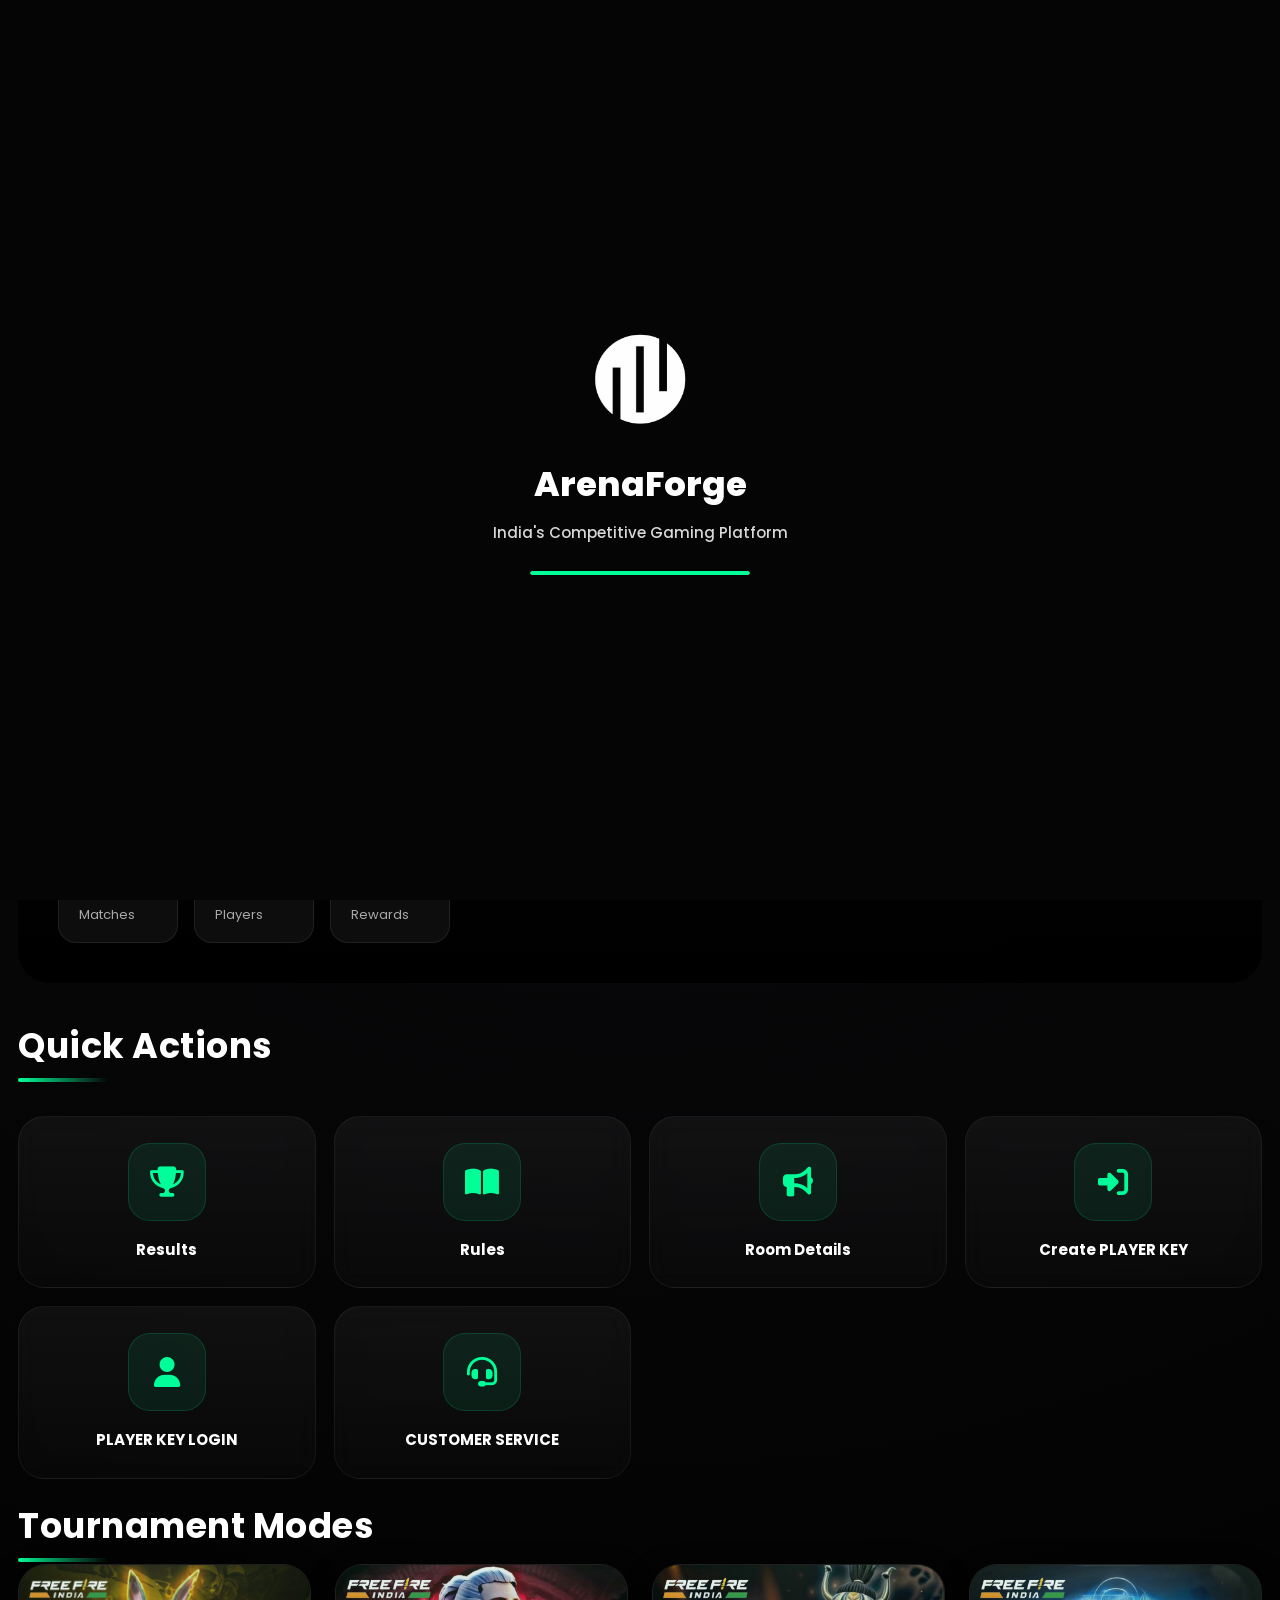
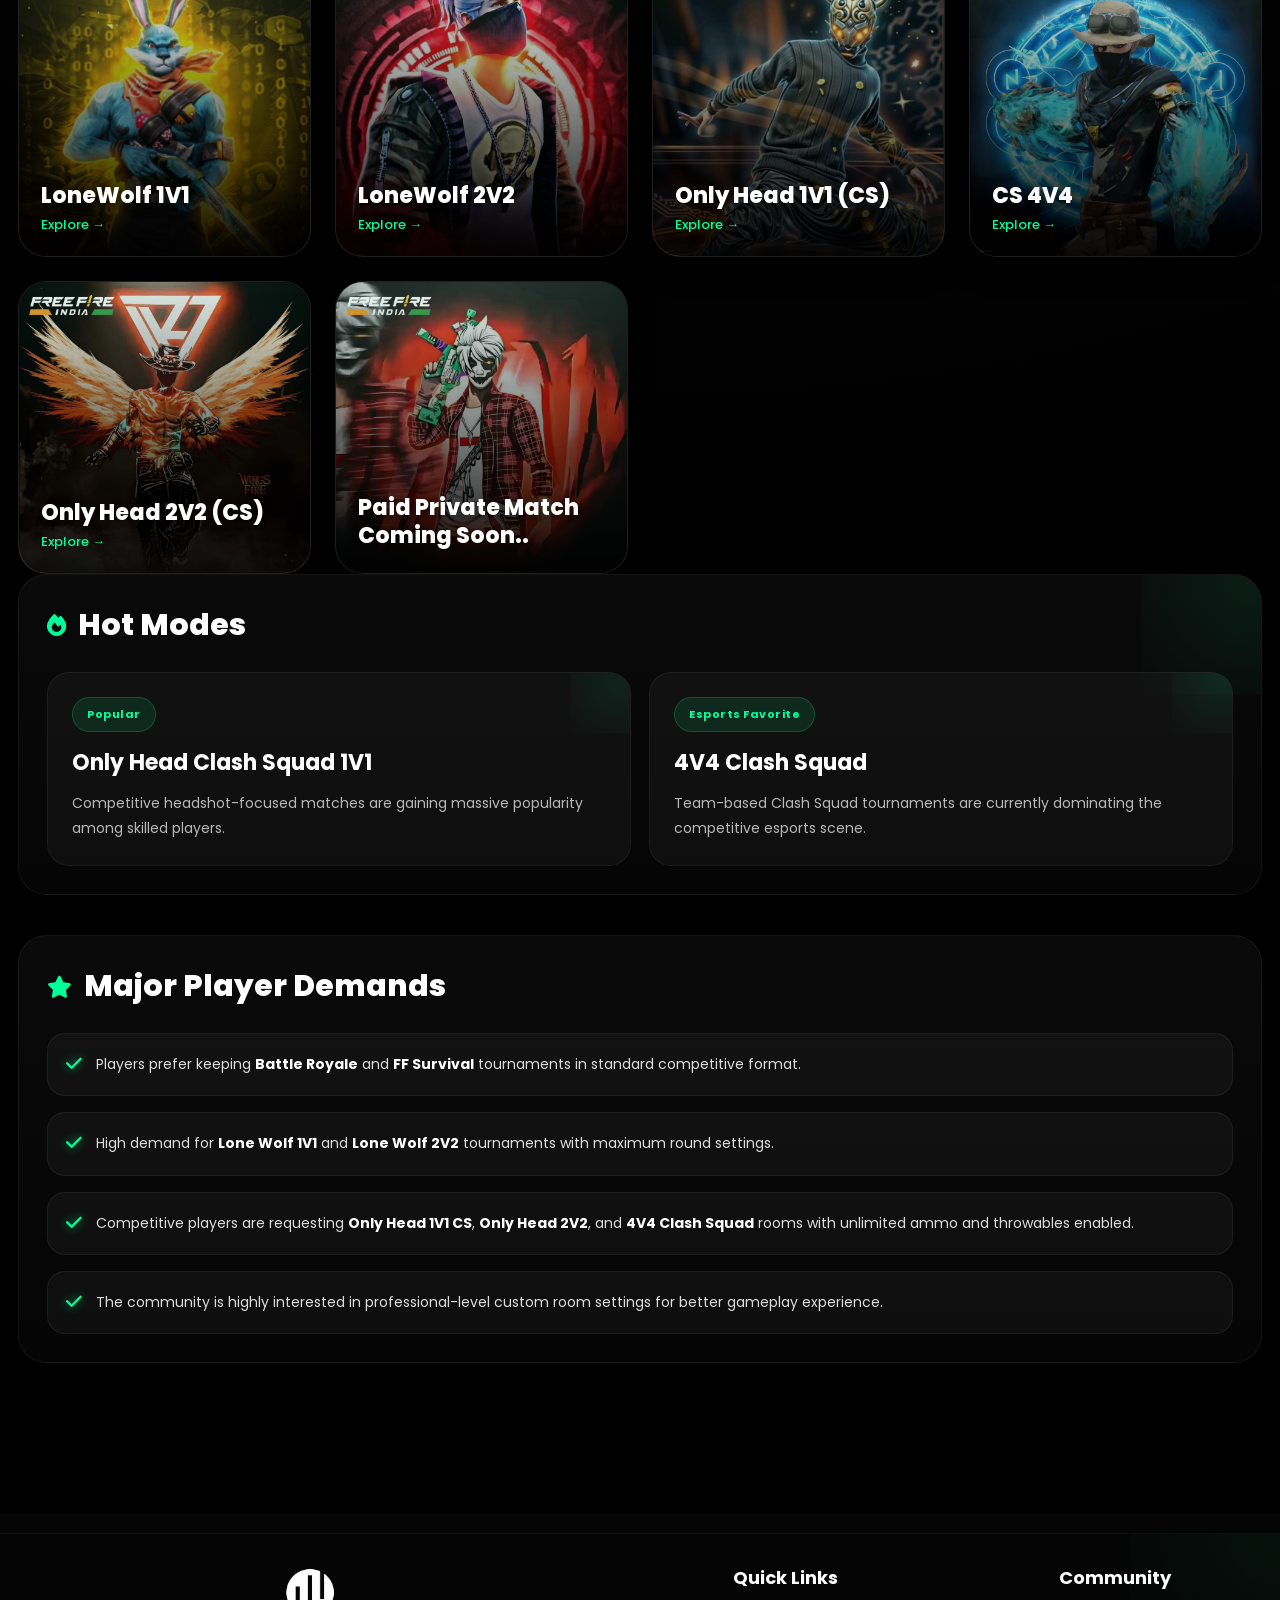
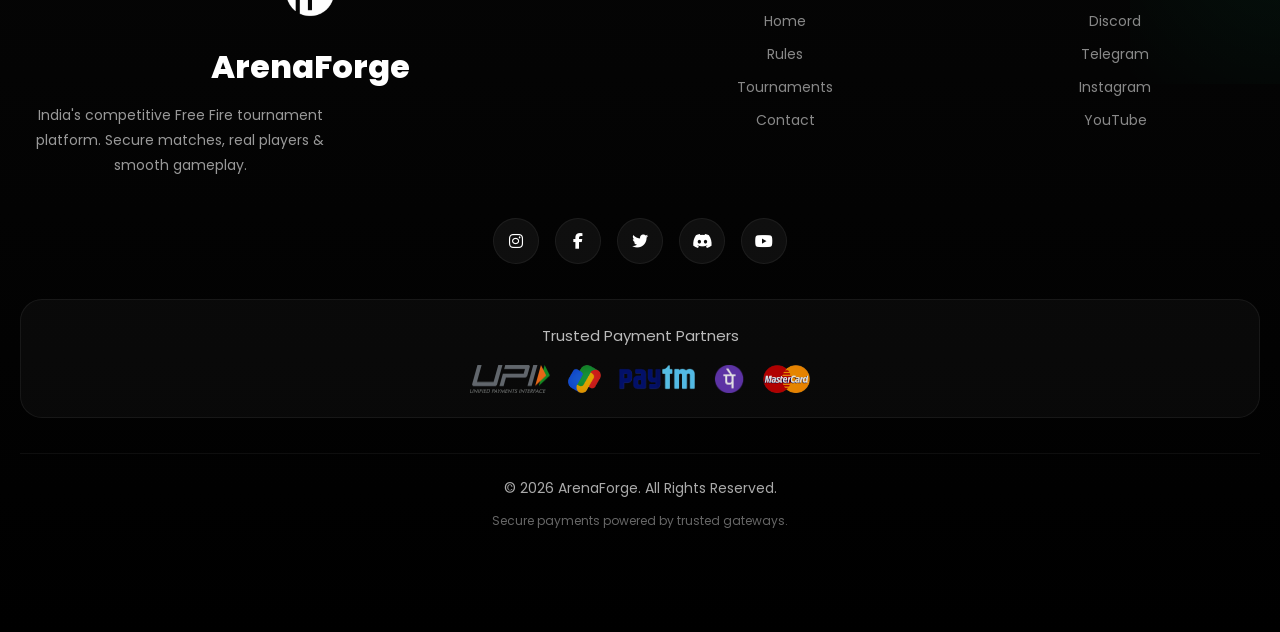
<file: index.html>
<!-- index.html -->
<!DOCTYPE html>
<html lang="en">

<head>
	
	<meta charset="UTF-8">
	
	<meta name="viewport" content="width=device-width, initial-scale=1.0">
	
	<title>ArenaForge</title>
	
	<!-- Fonts -->
	
	<link rel="preconnect" href="https://fonts.googleapis.com">
	
	<link rel="preconnect" href="https://fonts.gstatic.com" crossorigin>
	
	<link href="https://fonts.googleapis.com/css2?family=Poppins:wght@300;400;500;600;700;800&display=swap" rel="stylesheet">
	
	<!-- Icons -->
	
	<link rel="stylesheet" href="https://cdnjs.cloudflare.com/ajax/libs/font-awesome/6.5.1/css/all.min.css">
	
	<!-- CSS -->
	
	<link rel="stylesheet" href="style.css">
	
</head>

<body>


	<div id="splashScreen">

  <img
  src="assets/logo.png"
  class="splash-logo"
  >

  <h1 class="splash-title">
    ArenaForge
  </h1>

  <p id="splashText">
    India's Competitive Gaming Platform
  </p>

  <div class="intro-progress">

    <div id="introBar"></div>

  </div>

</div>
	
	<!-- NAVBAR -->
	
	<nav class="navbar">
		
		<div class="nav-left">
			
			<img src="assets/logo.png" alt="Logo" class="logo">
			
			<div class="nav-text">
				
				<h1>ArenaForge</h1>
				
				<span>Esports Platform</span>
				
			</div>
			
		</div>
		
		<div class="nav-right">
			
			<button class="nav-btn">
			
				<i class="fa-solid fa-house"></i>
				
			</button>
			
		</div>
		
	</nav>
	
	
	
	
	<main class="main-container">
		
		<!-- ANNOUNCEMENT -->
		
		<section class="announcement-box reveal" id="announcementSection">
			
			<div class="announcement-header">
				
				<i class="fa-solid fa-bullhorn"></i>
				
				<h2>
					Announcements
				</h2>
				
			</div>
			
			<div id="announcementContainer">
				
			</div>
			
		</section>
		
		
		<!-- HERO -->
		
			<section class="hero reveal">
			<div class="hero-overlay"></div>
			<div class="hero-content"><span class="hero-tag">
					⚔ INDIA'S COMPETITIVE PLATFORM
				</span>
				<h1>Compete.
					Dominate.
					Win Rewards.
					
				</h1>
				<p>Join premium Free Fire tournaments,
					battle real players, earn verified rewards
					and climb the ArenaForge leaderboard.
					
				</p>
				<div class="hero-buttons"><a href="#tournamentModes" class="hero-btn primary-btn">
					
						Join Tournament
						
					</a><a href="pages/create-profile/create-profile.html" class="hero-btn secondary-btn">
					
						Create Player Key
						
					</a></div>
				<div class="hero-stats">
					<div class="hero-stat"><strong>
							50+
						</strong><span>
							Matches
						</span></div>
					<div class="hero-stat"><strong>
							500+
						</strong><span>
							Players
						</span></div>
					<div class="hero-stat"><strong>
							₹3K+
						</strong><span>
							Rewards
						</span></div>
				</div>
			</div>
		</section>
		
		
		
		<!-- QUICK ACTIONS -->
        		<section class="quick-actions-section reveal">
			
			<h2 class="section-title">
				Quick Actions
			</h2>
			
			<div class="account-box">
				
				<a href="pages/results/results.html" class="account-card">
				
					<div class="account-icon">
						<i class="fa-solid fa-trophy"></i>
					</div>
					
					<h3>Results</h3>
					
				</a>
				
				<a href="pages/rules/rules.html" class="account-card">
				
					<div class="account-icon">
						<i class="fa-solid fa-book-open"></i>
					</div>
					
					<h3>Rules</h3>
					
				</a>
				
				<a href="pages/room-details/room-details.html" class="account-card">
				
					<div class="account-icon">
						<i class="fa-solid fa-bullhorn"></i>
					</div>
					
					<h3>Room Details</h3>
					
				</a>
				
				<a href="pages/create-profile/create-profile.html" class="account-card">
				
					<div class="account-icon">
						<i class="fa-solid fa-right-to-bracket"></i>
					</div>
					
					<h3>Create PLAYER KEY</h3>
					
				</a>
				
				<a href="pages/my-profile/my-profile.html" class="account-card">
				
					<div class="account-icon">
						<i class="fa-solid fa-user"></i>
					</div>
					
					<h3>PLAYER KEY LOGIN</h3>
					
				</a>
				
				<a href="pages/more/more.html" class="account-card">
				
					<div class="account-icon">
						<i class="fa-solid fa-headset"></i>
					</div>
					
					<h3>CUSTOMER SERVICE</h3>
					
				</a>
				
				
			</div>
			
		</section>
		
		<section id="tournamentModes reveal">
			
			<h2 class="section-title">
				Tournament Modes
			</h2>
			
			<!-- STATIC HTML CARDS

			<div class="games-container">
				
				<div class="games-grid">

					<a href="pages/tournaments/tournaments.html?category=battle_royal">
						<div class="game-image">
							<img src="assets/modes/battle-royale.png" alt="Battle Royale">
							
							<div class="game-overlay"></div>
							
							<div class="game-name">
								Battle Royale
							</div>
						</div>
					</a>
					

					<a href="pages/tournaments/tournaments.html?category=ff_survival">
						<div class="game-image">
							<img src="assets/modes/ff-survival.png" alt="FF Survival">
							
							<div class="game-overlay"></div>
							
							<div class="game-name">
								FF Survival
							</div>
						</div>
					</a>-->
								<div class="games-container">
				
				<div class="games-grid">
					<!-- CARD 3 -->
					<a href="pages/tournaments/tournaments.html?category=cs_lw_1v1">
						<div class="game-image">
							<img src="assets/modes/cs-lw-1v1.png" alt="CS/LW 1V1">
							
							<div class="game-overlay"></div>
							
							<div class="game-name">
								LoneWolf 1V1
								<span>Explore →</span>
							</div>
						</div>
					</a>
					
					<!-- CARD 4 -->
					<a href="pages/tournaments/tournaments.html?category=cs_lw_2v2">
						<div class="game-image">
							<img src="assets/modes/cs-lw-2v2.png" alt="CS/LW 2V2">
							
							<div class="game-overlay"></div>
							
							<div class="game-name">
								LoneWolf 2V2
								<span>Explore →</span>
							</div>
						</div>
					</a>
					
					<!-- CARD 5 -->
					<a href="pages/tournaments/tournaments.html?category=head_1v1">
						<div class="game-image">
							<img src="assets/modes/head-1v1.png" alt="Only Head 1V1">
							
							<div class="game-overlay"></div>
							
							<div class="game-name">
								Only Head 1V1 (CS)
								<span>Explore →</span>
							</div>
						</div>
					</a>
					
					<!-- CARD 6 -->
					<a href="pages/tournaments/tournaments.html?category=cs_4v4">
						<div class="game-image">
							<img src="assets/modes/cs-4v4.png" alt="CS 4V4">
							
							<div class="game-overlay"></div>
							
							<div class="game-name">
								CS 4V4
								<span>Explore →</span>
							</div>
						</div>
					</a>
					
					<!-- CARD 7 -->
					<a href="pages/tournaments/tournaments.html?category=head_2v2">
						<div class="game-image">
							<img src="assets/modes/head-2v2.png" alt="Only Head 2V2">
							
							<div class="game-overlay"></div>
							
							<div class="game-name">
								Only Head 2V2 (CS)
								<span>Explore →</span>
							</div>
						</div>
					</a>
					
					<!-- CARD 8 -->
					<a href="*" class="game-card">
						<div class="game-image">
							<img src="assets/modes/free-match.png" alt="Paid Private Match">
							
							<div class="game-overlay"></div>
							
							<div class="game-name">
								Paid Private Match Coming Soon..
							</div>
						</div>
					</a>
					
				</div>
				
			</div>
			
			
		</section>
		<!-- HOT MODES -->
		<section class="hot-section reveal">
			
			<div class="hot-box">
				
				<div class="hot-header">
					<i class="fa-solid fa-fire"></i>
					<h2>Hot Modes</h2>
				</div>
				
				<div class="hot-cards">
					
					<div class="hot-card">
						<span class="hot-badge">Popular</span>
						<h3>Only Head Clash Squad 1V1</h3>
						<p>
							Competitive headshot-focused matches are gaining massive popularity among skilled players.
						</p>
					</div>
					
					<div class="hot-card">
						<span class="hot-badge">Esports Favorite</span>
						<h3>4V4 Clash Squad</h3>
						<p>
							Team-based Clash Squad tournaments are currently dominating the competitive esports scene.
						</p>
					</div>
					
				</div>
				
			</div>
			
		</section>
		
		
		<!-- MAJOR PLAYER DEMANDS -->
		<section class="hot-section reveal">
			
			<div class="demand-box">
				
				<div class="hot-header">
					<i class="fa-solid fa-star"></i>
					<h2>Major Player Demands</h2>
				</div>
				
				<div class="demand-content">
					
					<div class="demand-item">
						<i class="fa-solid fa-check"></i>
						<p>
							Players prefer keeping <strong>Battle Royale</strong> and <strong>FF Survival</strong> tournaments in standard competitive format.
						</p>
					</div>
					
					<div class="demand-item">
						<i class="fa-solid fa-check"></i>
						<p>
							High demand for <strong>Lone Wolf 1V1</strong> and <strong>Lone Wolf 2V2</strong> tournaments with maximum round settings.
						</p>
					</div>
					
					<div class="demand-item">
						<i class="fa-solid fa-check"></i>
						<p>
							Competitive players are requesting <strong>Only Head 1V1 CS</strong>, <strong>Only Head 2V2</strong>, and <strong>4V4 Clash Squad</strong> rooms with unlimited ammo and throwables enabled.
						</p>
					</div>
					
					<div class="demand-item">
						<i class="fa-solid fa-check"></i>
						<p>
							The community is highly interested in professional-level custom room settings for better gameplay experience.
						</p>
					</div>
					
				</div>
				
			</div>
			
		</section>
		
		
	</main>
	
	
	<!-- FOOTER -->
	
	<footer class="site-footer reveal">
		
		<div class="footer-top">
			
			<div class="footer-brand">
				
				<img src="assets/logo.png" alt="ArenaForge Logo" class="footer-logo">
				
				<h2>ArenaForge</h2>
				
				<p>
					India's competitive Free Fire tournament platform.
					Secure matches, real players & smooth gameplay.
				</p>
				
			</div>
			
			
			<div class="footer-links">
				
				<h3>Quick Links</h3>
				
				<a href="index.html">Home</a>
				
				<a href="rules.html">Rules</a>
				
				<a href="#tournamentModes">Tournaments</a>
				
				<a href="pages/support/support.html">Contact</a>
				
			</div>
			
			
			<div class="footer-links">
				
				<h3>Community</h3>
				
				<a href="#">Discord</a>
				
				<a href="#">Telegram</a>
				
				<a href="#">Instagram</a>
				
				<a href="#">YouTube</a>
				
			</div>
			
		</div>
		
		
		<!-- SOCIALS -->
		
		<div class="footer-socials">
			
			<a href="#">
				<i class="fab fa-instagram"></i>
			</a>
			
			<a href="#">
				<i class="fab fa-facebook-f"></i>
			</a>
			
			<a href="#">
				<i class="fab fa-twitter"></i>
			</a>
			
			<a href="#">
				<i class="fab fa-discord"></i>
			</a>
			
			<a href="#">
				<i class="fab fa-youtube"></i>
			</a>
			
		</div>
		
		
		<!-- PAYMENTS -->
		
		<div class="footer-payments">
			
			<p>
				Trusted Payment Partners
			</p>
			
			<div class="payment-logos">
				
				<img src="assets/upi.png" alt="UPI">
				
				<img src="assets/gpay.png" alt="Google Pay">
				
				<img src="assets/paytm.png" alt="Paytm">
				
				<img src="assets/phonepe.png" alt="PhonePe">
				
				<img src="assets/mastercard.png" alt="MasterCard">
				
			</div>
			
		</div>
		
		
		<!-- BOTTOM -->
		
		<div class="footer-bottom">
			
			<p>
				© 2026 ArenaForge. All Rights Reserved.
			</p>
			
			<small>
				Secure payments powered by trusted gateways.
			</small>
			
		</div>
		
	</footer>
	
	
	<!-- TABBAR -->
	
	<div class="tabbar">
		
		<a href="pages/more/more.html" class="tab-item">
		
			<i class="fa-solid fa-table-cells-large"></i>
			
			<span>More</span>
			
		</a>
		
		
		<a href="../../index.html?from=internal" class="tab-item active">
		
			<i class="fa-solid fa-gamepad"></i>
			
			<span>Play</span>
			
		</a>
		
		
		<a href="pages/support/support.html" class="tab-item">
		
			<i class="far fa-question-circle"></i>
			
			<span>Support</span>
			
		</a>
		
	</div>
	<script src="data/announcement.js"></script>
	
	<script src="script.js"></script>
    <script>
		const reveals =
			document.querySelectorAll(
				".reveal"
			);
		
		function revealElements() {
			
			reveals.forEach(
				element => {
					
					const top =
						element.getBoundingClientRect().top;
					
					if (
						top < window.innerHeight - 100) { element.classList.add("active"); }
				});
		}
		window.addEventListener("scroll", revealElements);
		revealElements();
	</script>
</body>

</html>
</file>
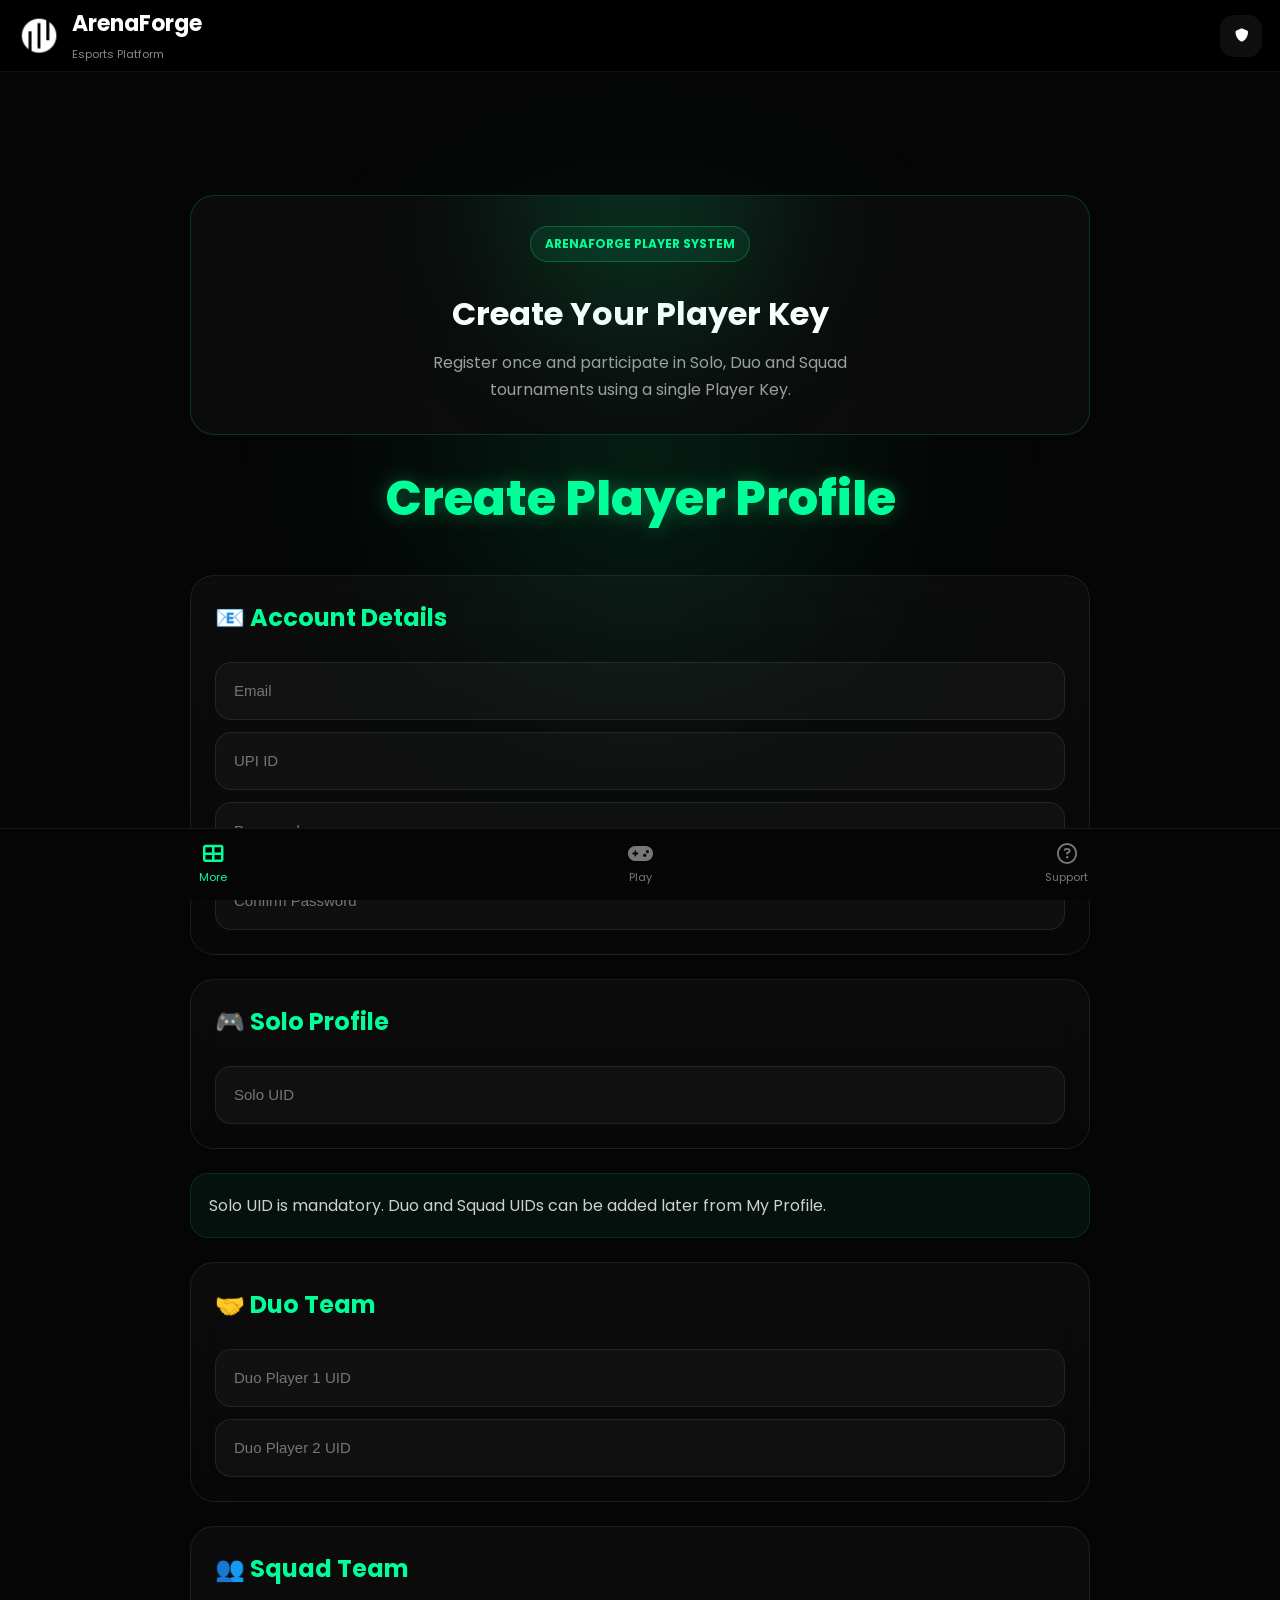
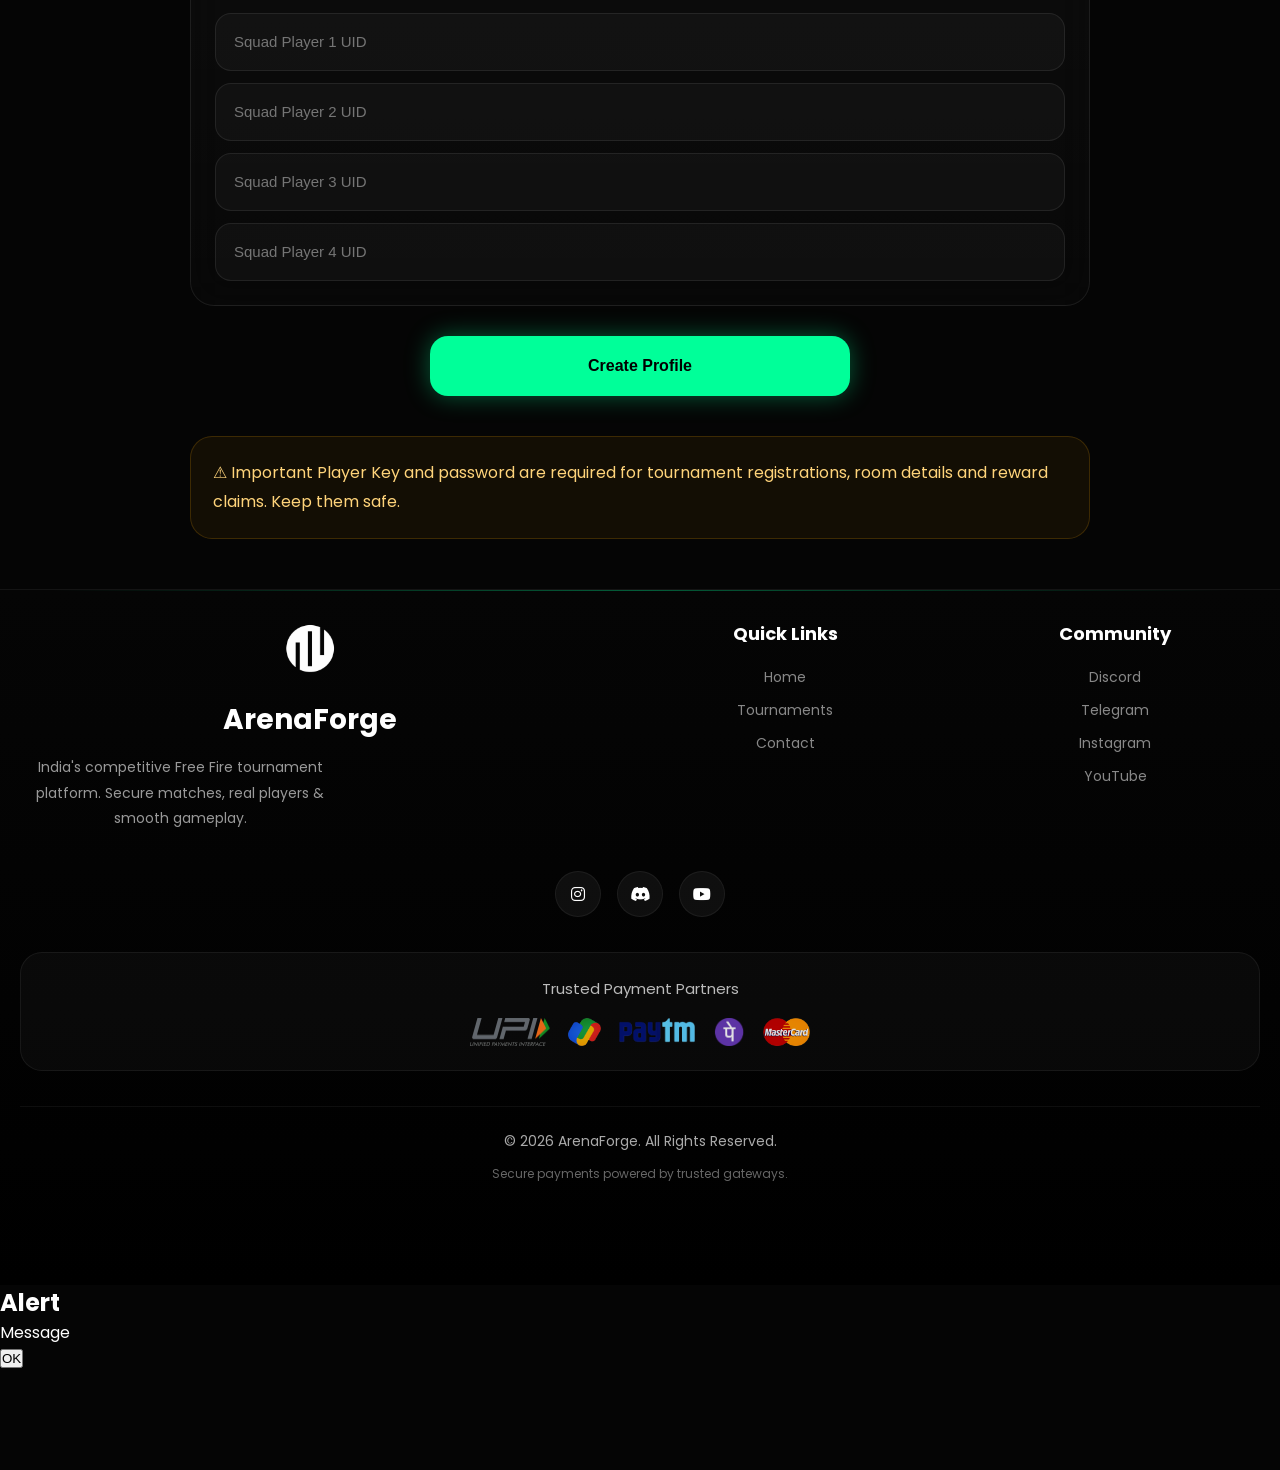
<file: pages/create-profile/create-profile.html>
<!DOCTYPE html>
<html lang="en">

<head>
	
	<meta charset="UTF-8">
	
	<meta name="viewport" content="width=device-width, initial-scale=1.0">
	
	<title>
		Create Profile
	</title>
	
	<link rel="preconnect" href="https://fonts.googleapis.com">
	
	<link rel="preconnect" href="https://fonts.gstatic.com" crossorigin>
	
	<link href="https://fonts.googleapis.com/css2?family=Poppins:wght@300;400;500;600;700;800&display=swap" rel="stylesheet">
	
	<!-- FONT AWESOME -->
	
	<link rel="stylesheet" href="https://cdnjs.cloudflare.com/ajax/libs/font-awesome/6.5.1/css/all.min.css">
	
	
	<link rel="stylesheet" href="create-profile.css">
	
</head>

<body>
	
	<nav class="navbar">
		
		<div class="nav-left">
			
			<img src="../../assets/logo.png" alt="ArenaForge Logo" class="logo">
			
			<div class="nav-text">
				
				<h1>ArenaForge</h1>
				
				<span>Esports Platform</span>
				
			</div>
			
		</div>
		
		<div class="nav-right">
			
			<button class="nav-btn">
			
				<i class="fa-solid fa-shield"></i>
				
			</button>
			
		</div>
		
	</nav>
	
	<div class="hero-box">
		
		<span class="hero-tag">
			ARENAFORGE PLAYER SYSTEM
		</span>
		
		<h1>
			Create Your Player Key
		</h1>
		
		<p>
			Register once and participate in Solo,
			Duo and Squad tournaments using a
			single Player Key.
		</p>
		
	</div>
	<div class="container">
		
		<h1>
			Create Player Profile
		</h1>
		
		<form id="profileForm">
			
			<div class="card">
				
				<h2>
					
					📧 Account Details
					
				</h2>
				
				<input type="email" id="email" placeholder="Email" required>
				
				<input type="text" id="upi" placeholder="UPI ID" required>
				
				<input type="password" id="password" placeholder="Password" required>
				
				<input type="password" id="confirmPassword" placeholder="Confirm Password" required>
				
			</div>
			
			<div class="card">
				
				<h2>
					🎮 Solo Profile
				</h2>
				<input type="text" id="soloUid" placeholder="Solo UID" required>
				
			</div>
			
			<div class="info-note">
				
				Solo UID is mandatory.
				
				Duo and Squad UIDs can be added later
				from My Profile.
				
			</div>
			<div class="card">
				
				<h2>
					
					🤝 Duo Team
				</h2>
				
				<input type="text" id="duoP1Uid" placeholder="Duo Player 1 UID">
				
				<input type="text" id="duoP2Uid" placeholder="Duo Player 2 UID">
				
			</div>
			
			<div class="card">
				
				<h2>
					👥 Squad Team
				</h2>
				
				<input type="text" id="squadP1Uid" placeholder="Squad Player 1 UID">
				
				<input type="text" id="squadP2Uid" placeholder="Squad Player 2 UID">
				
				<input type="text" id="squadP3Uid" placeholder="Squad Player 3 UID">
				
				<input type="text" id="squadP4Uid" placeholder="Squad Player 4 UID">
				
			</div>
			
			<button type="submit" id="submitBtn">
			
				Create Profile
				
			</button>
			
		</form>
		
		<div id="successBox" class="success-box">
			
			<h2>
				Profile Created Successfully
			</h2>
			
			<p>
				For Player Key
			</p>
			
			<h1 id="playerKeyText">
			</h1>
			
			<p>
				A copy has been sent
				to your email.
			</p>
			
		</div>
		
	</div>
	
	<div class="warning-box">
		
		⚠ Important
		
		Player Key and password are required
		for tournament registrations, room
		details and reward claims.
		
		Keep them safe.
		
	</div>
	<footer class="site-footer">
		
		<div class="footer-top">
			
			<div class="footer-brand">
				
				<img src="../../assets/logo.png" alt="ArenaForge Logo" class="footer-logo">
				
				<h2>ArenaForge</h2>
				
				<p>
					India's competitive Free Fire tournament platform.
					Secure matches, real players & smooth gameplay.
				</p>
				
			</div>
			
			
			<div class="footer-links">
				
				<h3>Quick Links</h3>
				
				<a href="../../index.html">Home</a>
				
				<a href="../../index.html#tournamentModes" class="account-card">Tournaments</a>
				
				<a href="../support/support.html">
					Contact
				</a>
			</div>
			
			
			<div class="footer-links">
				
				<h3>Community</h3>
				
				<a href="#">Discord</a>
				
				<a href="#">Telegram</a>
				
				<a href="#">Instagram</a>
				
				<a href="#">YouTube</a>
				
			</div>
			
		</div>
		
		
		<!-- SOCIALS -->
		
		<div class="footer-socials">
			
			<a href="#">
				<i class="fab fa-instagram"></i>
			</a>
			
			<a href="#">
				<i class="fab fa-discord"></i>
			</a>
			
			<a href="#">
				<i class="fab fa-youtube"></i>
			</a>
			
		</div>
		
		
		<!-- PAYMENTS -->
		
		<div class="footer-payments">
			
			<p>
				Trusted Payment Partners
			</p>
			
			<div class="payment-logos">
				
				<img src="../../assets/upi.png" alt="UPI">
				
				<img src="../../assets/gpay.png" alt="Google Pay">
				
				<img src="../../assets/paytm.png" alt="Paytm">
				
				<img src="../../assets/phonepe.png" alt="PhonePe">
				
				<img src="../../assets/mastercard.png" alt="MasterCard">
				
			</div>
			
		</div>
		
		
		<!-- BOTTOM -->
		
		<div class="footer-bottom">
			
			<p>
				© 2026 ArenaForge. All Rights Reserved.
			</p>
			
			<small>
				Secure payments powered by trusted gateways.
			</small>
			
		</div>
		
	</footer>
	
	
	<div class="tabbar">
		
		<a href="../more/more.html" class="tab-item active">
		
			<i class="fa-solid fa-table-cells-large"></i>
			
			<span>More</span>
			
		</a>
		
		
		<a href="../../index.html" class="tab-item">
		
			<i class="fa-solid fa-gamepad"></i>
			
			<span>Play</span>
			
		</a>
		
		
		<a href="../support/support.html" class="tab-item">
		
			<i class="fa-regular fa-circle-question"></i>
			
			<span>Support</span>
			
		</a>
		
	</div>
	
	<div
id="popupOverlay"
class="popup-overlay"
>

<div class="popup-box">

<h2 id="popupTitle">
Alert
</h2>

<p id="popupMessage">
Message
</p>

<button
onclick="closePopup()"
>
OK
</button>

</div>

</div>

	<script src="create-profile.js">
	</script>
	
</body>

</html>
</file>
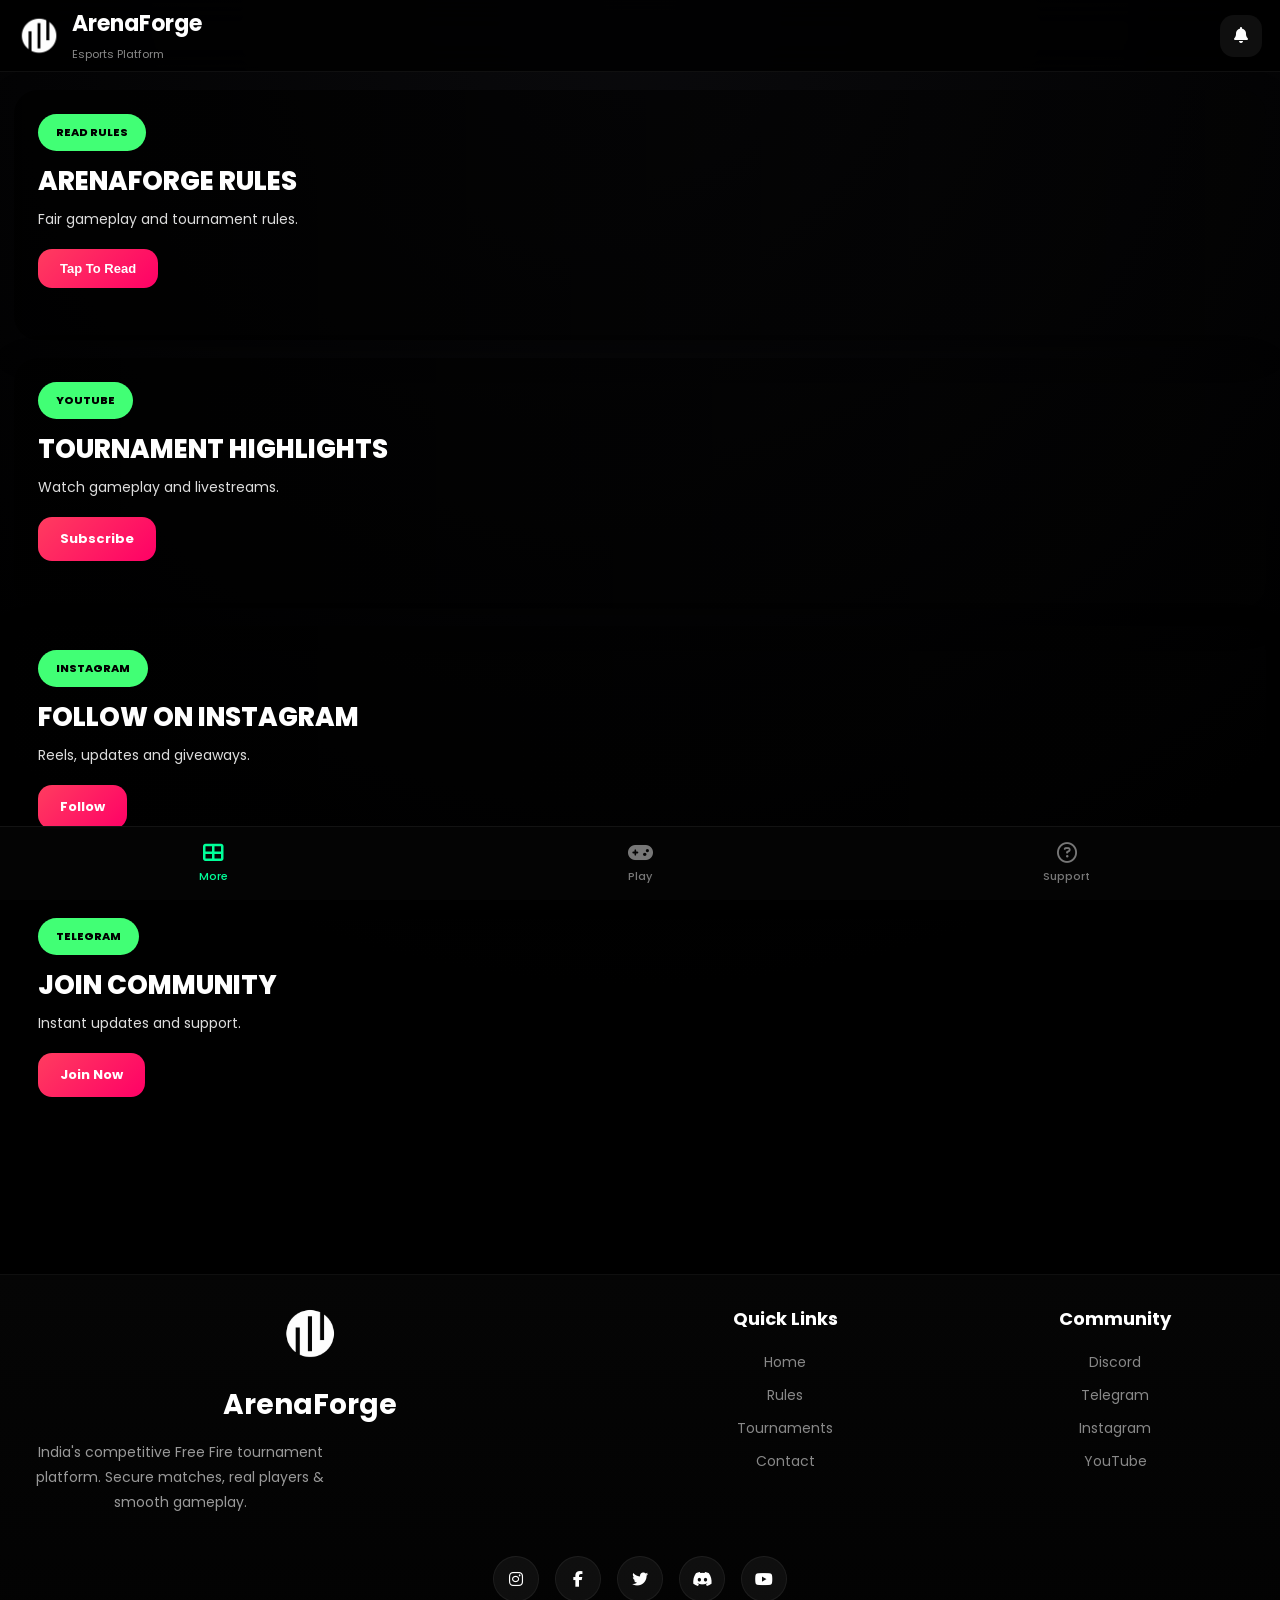
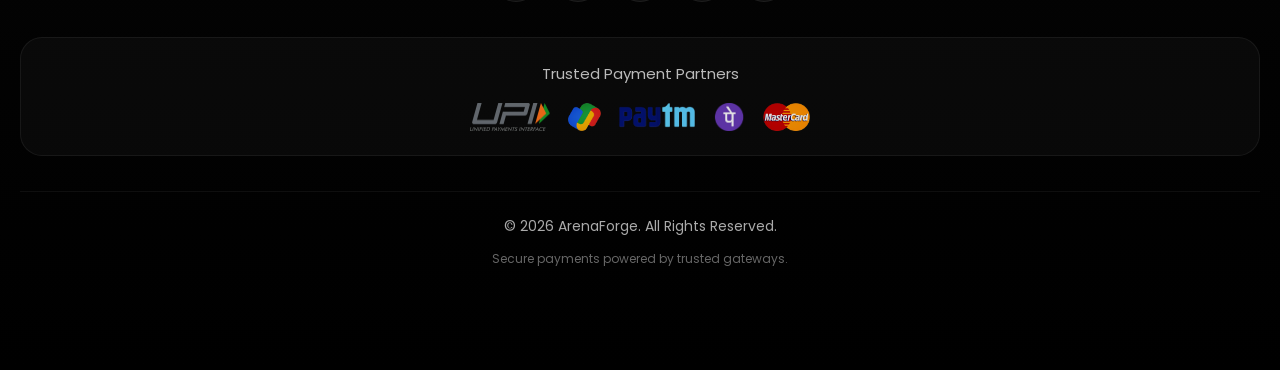
<file: pages/more/more.html>
<!DOCTYPE html>
<html lang="en">

<head>

  <meta charset="UTF-8">

  <meta
    name="viewport"
    content="width=device-width, initial-scale=1.0"
  >

  <title>ArenaForge - More</title>

  <!-- GOOGLE FONT -->

  <link rel="preconnect"
        href="https://fonts.googleapis.com">

  <link rel="preconnect"
        href="https://fonts.gstatic.com"
        crossorigin>

  <link
    href="https://fonts.googleapis.com/css2?family=Poppins:wght@300;400;500;600;700;800&display=swap"
    rel="stylesheet"
  >

  <!-- FONT AWESOME -->

  <link
    rel="stylesheet"
    href="https://cdnjs.cloudflare.com/ajax/libs/font-awesome/6.5.1/css/all.min.css"
  >

  <!-- CSS -->

  <link rel="stylesheet"
        href="more.css">

</head>

<body>

  <!-- NAVBAR -->

  <nav class="navbar">

    <div class="nav-left">

      <img
        src="../../assets/logo.png"
        alt="Logo"
        class="logo"
      >

      <div class="nav-text">

        <h1>ArenaForge</h1>

        <span>Esports Platform</span>

      </div>

    </div>


    <div class="nav-right">

      <button class="nav-btn">

        <i class="fa-solid fa-bell"></i>

      </button>

    </div>

  </nav>


  <!-- MAIN -->

  <main class="main-container">

    <div class="more-page">

      <!-- RULES -->

      <div class="promo-banner rules-banner">

        <div class="banner-overlay"></div>

        <div class="banner-content">

          <div class="banner-tag">
            READ RULES
          </div>

          <h1>
            ARENAFORGE RULES
          </h1>

          <p>
            Fair gameplay and tournament rules.
          </p>

<a href="../rules/rules.html">
  <button class="banner-btn">
    Tap To Read
  </button>
</a>

        </div>

      </div>


      <!-- YOUTUBE -->

      <div class="promo-banner youtube-banner">

        <div class="banner-overlay"></div>

        <div class="banner-content">

          <div class="banner-tag">
            YOUTUBE
          </div>

          <h1>
            TOURNAMENT HIGHLIGHTS
          </h1>

          <p>
            Watch gameplay and livestreams.
          </p>

          <a href="https://youtube.com"
             target="_blank"
             class="banner-btn">

            Subscribe

          </a>

        </div>

      </div>


      <!-- INSTAGRAM -->

      <div class="promo-banner instagram-banner">

        <div class="banner-overlay"></div>

        <div class="banner-content">

          <div class="banner-tag">
            INSTAGRAM
          </div>

          <h1>
            FOLLOW ON INSTAGRAM
          </h1>

          <p>
            Reels, updates and giveaways.
          </p>

          <a href="https://instagram.com"
             target="_blank"
             class="banner-btn">

            Follow

          </a>

        </div>

      </div>


      <!-- TELEGRAM -->

      <div class="promo-banner telegram-banner">

        <div class="banner-overlay"></div>

        <div class="banner-content">

          <div class="banner-tag">
            TELEGRAM
          </div>

          <h1>
            JOIN COMMUNITY
          </h1>

          <p>
            Instant updates and support.
          </p>

          <a href="https://t.me"
             target="_blank"
             class="banner-btn">

            Join Now

          </a>

        </div>

      </div>

    </div>

  </main>


  <!-- FOOTER -->

  <footer class="site-footer">

    <div class="footer-top">

      <!-- BRAND -->

      <div class="footer-brand">

        <img
          src="../../assets/logo.png"
          alt="ArenaForge Logo"
          class="footer-logo"
        >

        <h2>ArenaForge</h2>

        <p>
          India's competitive Free Fire tournament platform.
          Secure matches, real players & smooth gameplay.
        </p>

      </div>


      <!-- QUICK LINKS -->

      <div class="footer-links">

        <h3>Quick Links</h3>

        <a href="../../index.html">Home</a>

        <a href="#">Rules</a>

        <a href="#">Tournaments</a>

        <a href="#">Contact</a>

      </div>


      <!-- COMMUNITY -->

      <div class="footer-links">

        <h3>Community</h3>

        <a href="#">Discord</a>

        <a href="#">Telegram</a>

        <a href="#">Instagram</a>

        <a href="#">YouTube</a>

      </div>

    </div>


    <!-- SOCIALS -->

    <div class="footer-socials">

      <a href="#">
        <i class="fab fa-instagram"></i>
      </a>

      <a href="#">
        <i class="fab fa-facebook-f"></i>
      </a>

      <a href="#">
        <i class="fab fa-twitter"></i>
      </a>

      <a href="#">
        <i class="fab fa-discord"></i>
      </a>

      <a href="#">
        <i class="fab fa-youtube"></i>
      </a>

    </div>


    <!-- PAYMENTS -->

    <div class="footer-payments">

      <p>
        Trusted Payment Partners
      </p>

      <div class="payment-logos">

        <img src="../../assets/upi.png">

        <img src="../../assets/gpay.png">

        <img src="../../assets/paytm.png">

        <img src="../../assets/phonepe.png">

        <img src="../../assets/mastercard.png">

      </div>

    </div>


    <!-- BOTTOM -->

    <div class="footer-bottom">

      <p>
        © 2026 ArenaForge. All Rights Reserved.
      </p>

      <small>
        Secure payments powered by trusted gateways.
      </small>

    </div>

  </footer>


  <!-- TABBAR -->

  <div class="tabbar">

    <a href="more.html"
       class="tab-item active">

      <i class="fa-solid fa-table-cells-large"></i>

      <span>More</span>

    </a>


    <a href="../../index.html"
       class="tab-item">

      <i class="fa-solid fa-gamepad"></i>

      <span>Play</span>

    </a>


    <a href="../support/support.html"
       class="tab-item">

      <i class="fa-regular fa-question-circle"></i>

      <span>Support</span>

    </a>

  </div>

</body>
</html>
</file>
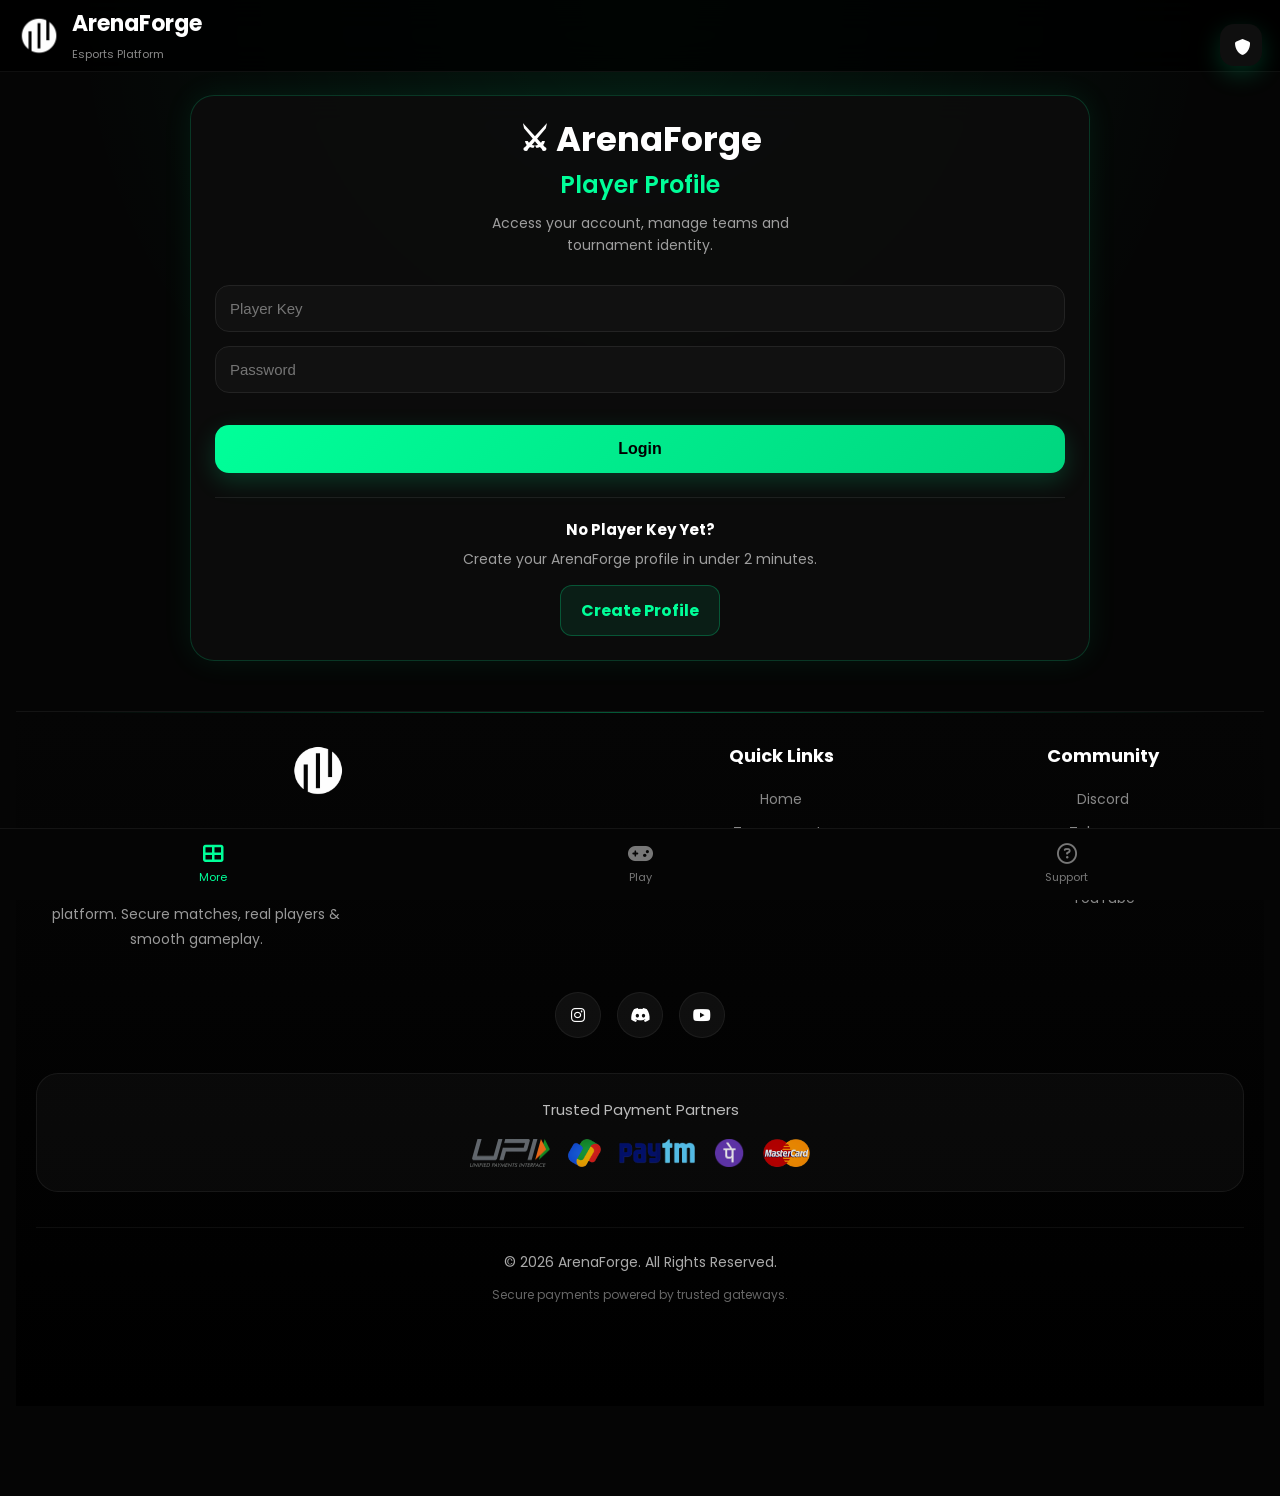
<file: pages/my-profile/my-profile.html>
<!DOCTYPE html>
<html lang="en">

<head>
	
	<meta charset="UTF-8">
	
	<meta name="viewport" content="width=device-width, initial-scale=1.0">
	
	<title>
		ArenaForge Profile Login
	</title>
	
	<link rel="preconnect" href="https://fonts.googleapis.com">
	
	<link rel="preconnect" href="https://fonts.gstatic.com" crossorigin>
	
	<link href="https://fonts.googleapis.com/css2?family=Poppins:wght@300;400;500;600;700;800&display=swap" rel="stylesheet">
	
	<!-- FONT AWESOME -->
	
	<link rel="stylesheet" href="https://cdnjs.cloudflare.com/ajax/libs/font-awesome/6.5.1/css/all.min.css">
	
	<link rel="stylesheet" href="my-profile.css">
	
</head>

<body>
	
	<nav class="navbar">
		
		<div class="nav-left">
			
			<img src="../../assets/logo.png" alt="ArenaForge Logo" class="logo">
			
			<div class="nav-text">
				
				<h1>ArenaForge</h1>
				
				<span>Esports Platform</span>
				
			</div>
			
		</div>
		
		<div class="nav-right">
			
			<button class="nav-btn">
			
				<i class="fa-solid fa-shield"></i>
				
			</button>
			
		</div>
		
	</nav>
	
	
	<div class="container">
		
		<div class="login-box" id="loginBox">
			
			<h1>
				⚔ ArenaForge
			</h1>
			<h2>
				Player Profile
			</h2>
			<p class="login-subtitle">Access your account,
				manage teams and tournament identity.
				
			</p>
			<input type="text" id="playerKey" placeholder="Player Key">
			
			<input type="password" id="password" placeholder="Password">
			
			<button id="loginBtn">
				Login
			</button>
			
			<div class="create-profile-box">
				<p class="create-profile-title">
					No Player Key Yet?
				</p>
				<p class="create-profile-text">
					Create your ArenaForge profile
					in under 2 minutes.
				</p><a href="../create-profile/create-profile.html" class="create-profile-btn">
				
					Create Profile
					
				</a>
			</div>
			
		</div>
		
		<div class="profile-box" id="profileBox" style="display:none;">
			
			<h1>
				My Profile
			</h1>
			
			<div class="section">
				
				<h3>
					Account Information
				</h3>
				
				<label>
					Player Key
				</label>
				
				<input type="text" id="profilePlayerKey" readonly>
				
				<label>
					Email
				</label>
				
				<input type="text" id="profileEmail" readonly>
				
				<label>
					Solo UID
				</label>
				
				<input type="text" id="soloUid" readonly>
				
				<label>
					Status
				</label>
				
				<input type="text" id="profileStatus" readonly>
				
				<label>
					Created At
				</label>
				
				<input type="text" id="createdAt" readonly>
				
				<label>
					Last Updated
				</label>
				
				<input type="text" id="lastUpdated" readonly>
				
			</div>
			
			<div class="section">
				
				<h3>
					Payment Information
				</h3>
				
				<label>
					UPI ID
				</label>
				
				<input type="text" id="upi">
				
			</div>
			
			<div class="section">
				
				<h3>
					Duo Team
				</h3>
				
				<input type="text" id="duoP1Uid" placeholder="Duo Player 1 UID">
				
				<input type="text" id="duoP2Uid" placeholder="Duo Player 2 UID">
				
			</div>
			
			<div class="section">
				
				<h3>
					Squad Team
				</h3>
				
				<input type="text" id="squadP1Uid" placeholder="Squad Player 1 UID">
				
				<input type="text" id="squadP2Uid" placeholder="Squad Player 2 UID">
				
				<input type="text" id="squadP3Uid" placeholder="Squad Player 3 UID">
				
				<input type="text" id="squadP4Uid" placeholder="Squad Player 4 UID">
				
			</div>
			
			<div class="section">
				
				<h3>
					Change Password
				</h3>
				
				<input type="password" id="currentPassword" placeholder="Current Password">
				
				<input type="password" id="newPassword" placeholder="New Password">
				
				<input type="password" id="confirmPassword" placeholder="Confirm Password">
				
			</div>
			
			<button id="saveBtn">
				Save Profile
			</button>
			
		</div>
		
	</div>
	
	<div id="popupOverlay" class="popup-overlay">
		<div class="popup-box">
			<h3 id="popupTitle">
				Alert
			</h3>
			
			<p id="popupMessage">
				Message
			</p>
			
			<button id="popupBtn" onclick="closePopup()">
				OK
			</button>
			
		</div>
	</div>
	<footer class="site-footer">
		
		<div class="footer-top">
			
			<div class="footer-brand">
				
				<img src="../../assets/logo.png" alt="ArenaForge Logo" class="footer-logo">
				
				<h2>ArenaForge</h2>
				
				<p>
					India's competitive Free Fire tournament platform.
					Secure matches, real players & smooth gameplay.
				</p>
				
			</div>
			
			
			<div class="footer-links">
				
				<h3>Quick Links</h3>
				
				<a href="../../index.html">Home</a>
				
				<a href="../../index.html#tournamentModes" class="account-card">Tournaments</a>
				
				<a href="contact.html">Contact</a>
				
			</div>
			
			
			<div class="footer-links">
				
				<h3>Community</h3>
				
				<a href="#">Discord</a>
				
				<a href="#">Telegram</a>
				
				<a href="#">Instagram</a>
				
				<a href="#">YouTube</a>
				
			</div>
			
		</div>
		
		
		<!-- SOCIALS -->
		
		<div class="footer-socials">
			
			<a href="#">
				<i class="fab fa-instagram"></i>
			</a>
			
			<a href="#">
				<i class="fab fa-discord"></i>
			</a>
			
			<a href="#">
				<i class="fab fa-youtube"></i>
			</a>
			
		</div>
		
		
		<!-- PAYMENTS -->
		
		<div class="footer-payments">
			
			<p>
				Trusted Payment Partners
			</p>
			
			<div class="payment-logos">
				
				<img src="../../assets/upi.png" alt="UPI">
				
				<img src="../../assets/gpay.png" alt="Google Pay">
				
				<img src="../../assets/paytm.png" alt="Paytm">
				
				<img src="../../assets/phonepe.png" alt="PhonePe">
				
				<img src="../../assets/mastercard.png" alt="MasterCard">
				
			</div>
			
		</div>
		
		
		<!-- BOTTOM -->
		
		<div class="footer-bottom">
			
			<p>
				© 2026 ArenaForge. All Rights Reserved.
			</p>
			
			<small>
				Secure payments powered by trusted gateways.
			</small>
			
		</div>
		
	</footer>
	
	
	<div class="tabbar">
		
		<a href="../more/more.html" class="tab-item active">
		
			<i class="fa-solid fa-table-cells-large"></i>
			
			<span>More</span>
			
		</a>
		
		
		<a href="../../index.html" class="tab-item">
		
			<i class="fa-solid fa-gamepad"></i>
			
			<span>Play</span>
			
		</a>
		
		
		<a href="../support/support.html" class="tab-item">
		
			<i class="fa-regular fa-circle-question"></i>
			
			<span>Support</span>
			
		</a>
		
	</div>
	<script src="my-profile.js">
	</script>
	
</body>

</html>
</file>
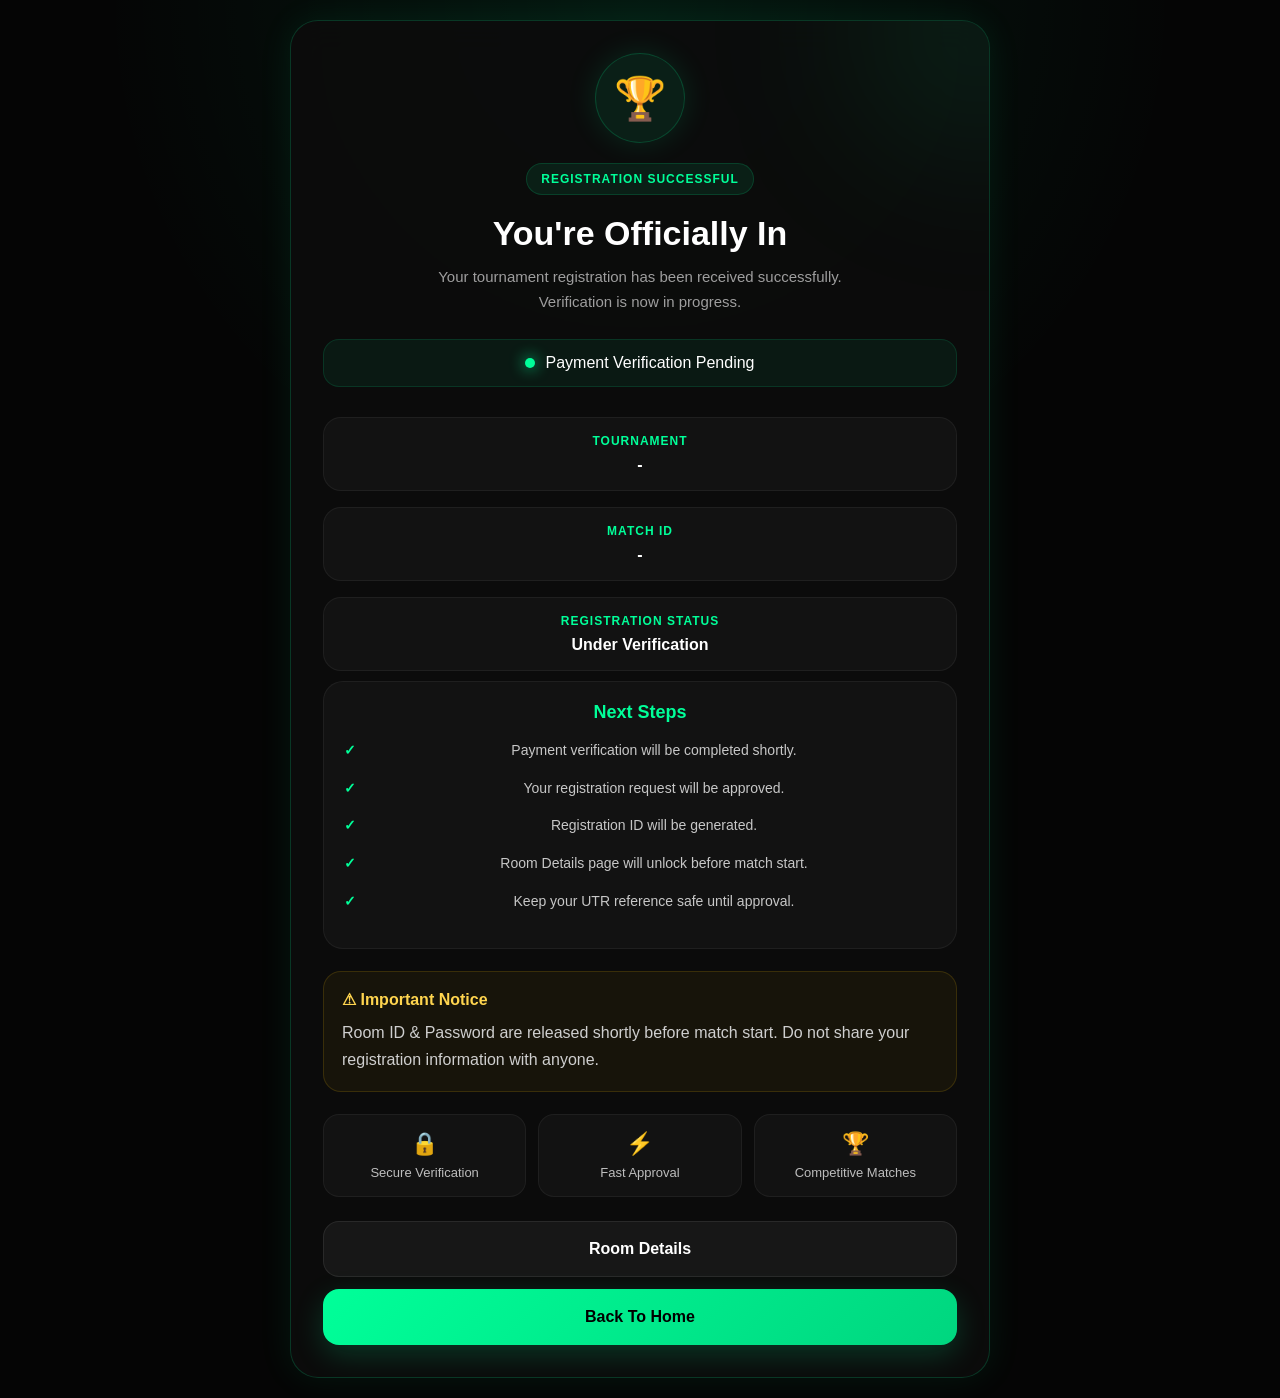
<file: pages/registration-success/registration-success.html>
<!DOCTYPE html>
<html>

<head>
	<meta charset="UTF-8">
	<meta name="viewport" content="width=device-width, initial-scale=1">
	<title>Registration Successfull page</title>
	
	<link rel="stylesheet" href="registration-success.css">
</head>

<body>

<main class="success-container">

  <div class="success-card">

    <div class="icon">
      🏆
    </div>

    <span class="success-tag">
      REGISTRATION SUCCESSFUL
    </span>

    <h1>
      You're Officially In
    </h1>

    <p class="success-subtitle">
      Your tournament registration has been received successfully.
      Verification is now in progress.
    </p>

    <div class="status-banner">

      <div class="status-dot"></div>

      <span>
        Payment Verification Pending
      </span>

    </div>

    <div class="info-box">

      <div>

        <strong>
          Tournament
        </strong>

        <p id="tournamentName">
          -
        </p>

      </div>

      <div>

        <strong>
          Match ID
        </strong>

        <p id="matchId">
          -
        </p>

      </div>

      <div>

        <strong>
          Registration Status
        </strong>

        <p>
          Under Verification
        </p>

      </div>

    </div>

    <div class="steps">

      <h3>
        Next Steps
      </h3>

      <ul>

        <li>
          Payment verification will be completed shortly.
        </li>

        <li>
          Your registration request will be approved.
        </li>

        <li>
          Registration ID will be generated.
        </li>

        <li>
          Room Details page will unlock before match start.
        </li>

        <li>
          Keep your UTR reference safe until approval.
        </li>

      </ul>

    </div>

    <div class="notice-box">

      <h4>
        ⚠ Important Notice
      </h4>

      <p>
        Room ID & Password are released shortly before match start.
        Do not share your registration information with anyone.
      </p>

    </div>

    <div class="trust-grid">

      <div class="trust-item">

        <span>🔒</span>

        <p>
          Secure Verification
        </p>

      </div>

      <div class="trust-item">

        <span>⚡</span>

        <p>
          Fast Approval
        </p>

      </div>

      <div class="trust-item">

        <span>🏆</span>

        <p>
          Competitive Matches
        </p>

      </div>

    </div>

    <div class="button-group">

      <a
        href="../room-details/room-details.html"
        class="secondary-btn"
      >
        Room Details
      </a>

      <a
        href="../../index.html"
        class="home-btn"
      >
        Back To Home
      </a>

    </div>

  </div>

</main>

	<script src="registration-success.js"></script>
</body>

</html>
</file>
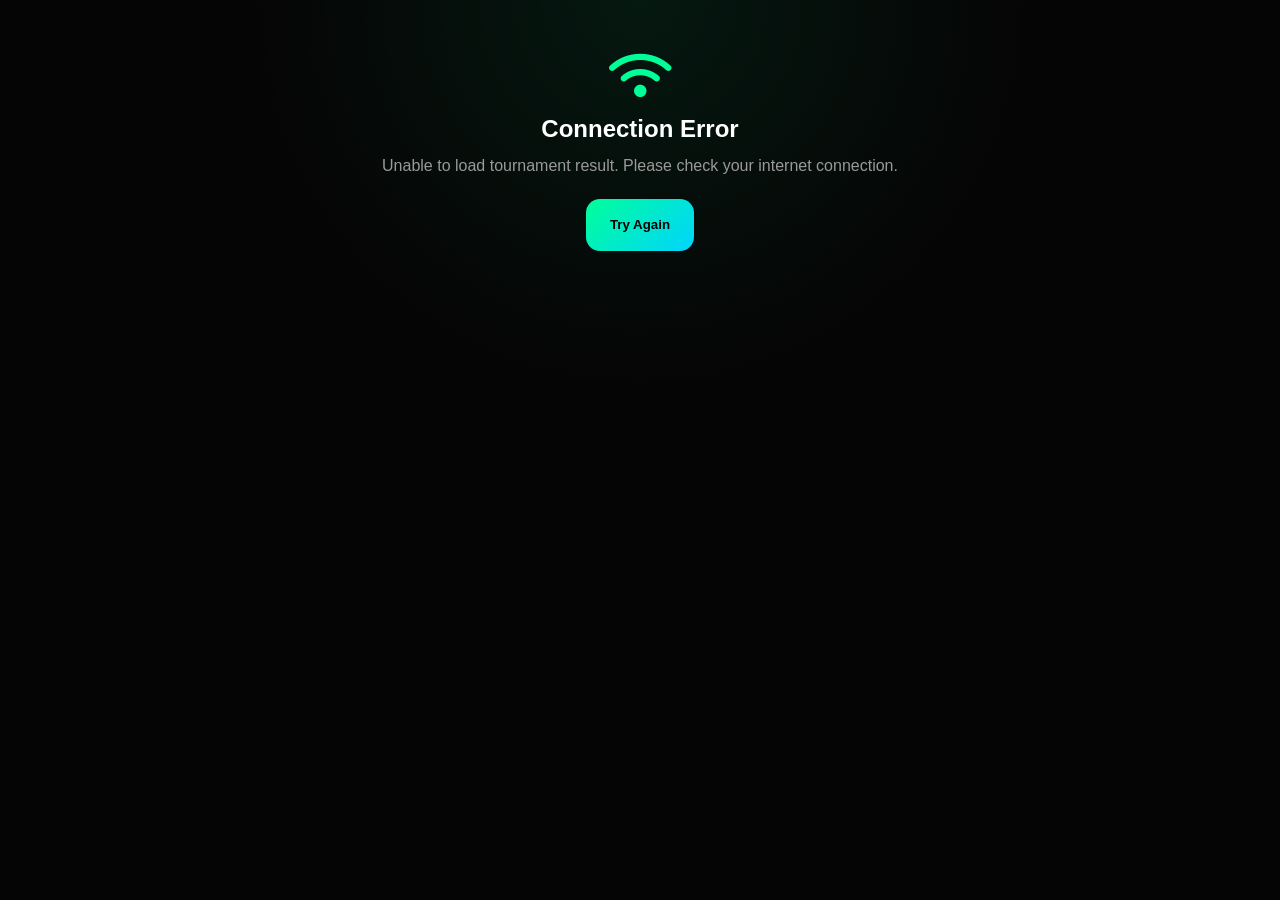
<file: pages/results/result-details.html>
<!DOCTYPE html>
<html lang="en">

<head>
	
	<meta charset="UTF-8">
	
	<meta name="viewport" content="width=device-width, initial-scale=1.0">
	
	<title>Result Details</title>
	
	<link rel="stylesheet" href="result-details.css">
	
	<link rel="stylesheet" href="https://cdnjs.cloudflare.com/ajax/libs/font-awesome/6.5.1/css/all.min.css">
	
</head>

<body>
	
	<div id="resultsContainer">
	</div>
	
	
	<script src="result-details.js"></script>
	
</body>

</html>
</file>
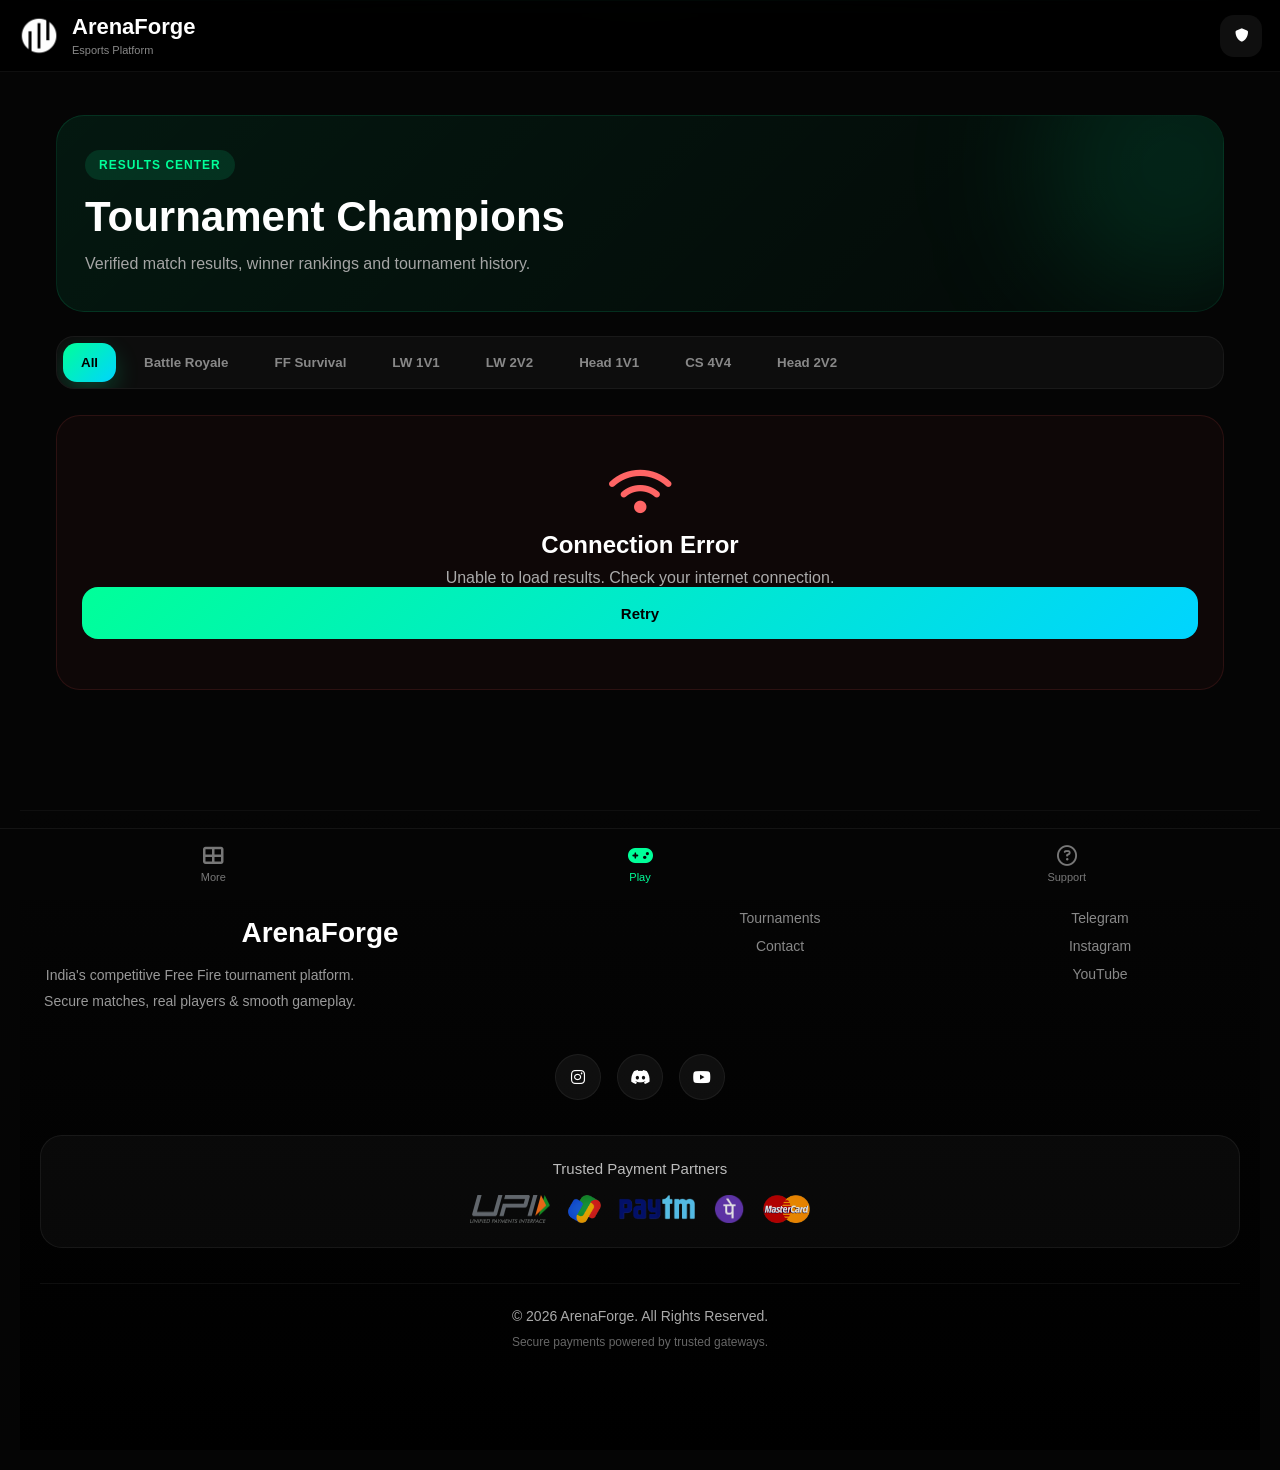
<file: pages/results/results.html>
<!DOCTYPE html>
<html lang="en">

<head>
	
	<meta charset="UTF-8">
	
	<meta name="viewport" content="width=device-width, initial-scale=1.0">
	
	<title>Results</title>
	
	<link rel="stylesheet" href="results.css">
	
	<link rel="stylesheet" href="https://cdnjs.cloudflare.com/ajax/libs/font-awesome/6.5.1/css/all.min.css">
	
</head>

<body>
	
	<nav class="navbar">
		
		<div class="nav-left">
			
			<img src="../../assets/logo.png" alt="ArenaForge Logo" class="logo">
			
			<div class="nav-text">
				
				<h1>ArenaForge</h1>
				
				<span>Esports Platform</span>
				
			</div>
			
		</div>
		
		<div class="nav-right">
			
			<button class="nav-btn">
			
				<i class="fa-solid fa-shield"></i>
				
			</button>
			
		</div>
		
	</nav>
	<main>
		
		<div class="results-hero">
			
			<div class="hero-glow"></div>
			
			<span class="results-tag">
			
				RESULTS CENTER
				
			</span>
			
			<h1>
				
				Tournament Champions
				
			</h1>
			
			<p>
				
				Verified match results,
				winner rankings and tournament history.
				
			</p>
			
		</div>
		<div class="mode-grid">
			
			<button class="mode-btn active" data-category="all">
				All
			</button>
			
			<button class="mode-btn" data-category="battle_royal">
				Battle Royale
			</button>
			
			<button class="mode-btn" data-category="ff_survival">
				FF Survival
			</button>
			
			<button class="mode-btn" data-category="cs_lw_1v1">
				LW 1V1
			</button>
			
			<button class="mode-btn" data-category="cs_lw_2v2">
				LW 2V2
			</button>
			
			<button class="mode-btn" data-category="head_1v1">
				Head 1V1
			</button>
			
			<button class="mode-btn" data-category="cs_4v4">
				CS 4V4
			</button>
			
			<button class="mode-btn" data-category="head_2v2">
				Head 2V2
			</button>
			
		</div>
		
		<div id="resultsContainer" class="results-container">
		</div>
	</main>
	<footer class="site-footer">
		
		<div class="footer-top">
			
			<div class="footer-brand">
				
				<img src="../../assets/logo.png" alt="ArenaForge Logo" class="footer-logo">
				
				<h2>ArenaForge</h2>
				
				<p>
					India's competitive Free Fire tournament platform.
					Secure matches, real players & smooth gameplay.
				</p>
				
			</div>
			
			
			<div class="footer-links">
				
				<h3>Quick Links</h3>
				
				<a href="../../index.html">Home</a>
				
				<a href="../../index.html#tournamentModes" class="account-card">Tournaments</a>
				
				<a href="contact.html">Contact</a>
				
			</div>
			
			
			<div class="footer-links">
				
				<h3>Community</h3>
				
				<a href="#">Discord</a>
				
				<a href="#">Telegram</a>
				
				<a href="#">Instagram</a>
				
				<a href="#">YouTube</a>
				
			</div>
			
		</div>
		
		
		<!-- SOCIALS -->
		
		<div class="footer-socials">
			
			<a href="#">
				<i class="fab fa-instagram"></i>
			</a>
			
			<a href="#">
				<i class="fab fa-discord"></i>
			</a>
			
			<a href="#">
				<i class="fab fa-youtube"></i>
			</a>
			
		</div>
		
		
		<!-- PAYMENTS -->
		
		<div class="footer-payments">
			
			<p>
				Trusted Payment Partners
			</p>
			
			<div class="payment-logos">
				
				<img src="../../assets/upi.png" alt="UPI">
				
				<img src="../../assets/gpay.png" alt="Google Pay">
				
				<img src="../../assets/paytm.png" alt="Paytm">
				
				<img src="../../assets/phonepe.png" alt="PhonePe">
				
				<img src="../../assets/mastercard.png" alt="MasterCard">
				
			</div>
			
		</div>
		
		
		<!-- BOTTOM -->
		
		<div class="footer-bottom">
			
			<p>
				© 2026 ArenaForge. All Rights Reserved.
			</p>
			
			<small>
				Secure payments powered by trusted gateways.
			</small>
			
		</div>
		
	</footer>
	
	
	<!-- TABBAR -->
	
	<div class="tabbar">
		
		<a href="../more/more.html" class="tab-item">
		
			<i class="fa-solid fa-table-cells-large"></i>
			
			<span>More</span>
			
		</a>
		
		
		<a href="../../index.html" class="tab-item active">
		
			<i class="fa-solid fa-gamepad"></i>
			
			<span>Play</span>
			
		</a>
		
		
		<a href="../support/support.html" class="tab-item">
		
			<i class="fa-regular fa-circle-question"></i>
			
			<span>Support</span>
			
		</a>
		
	</div>
	
	<script src="results.js"></script>
	
</body>

</html>
</file>
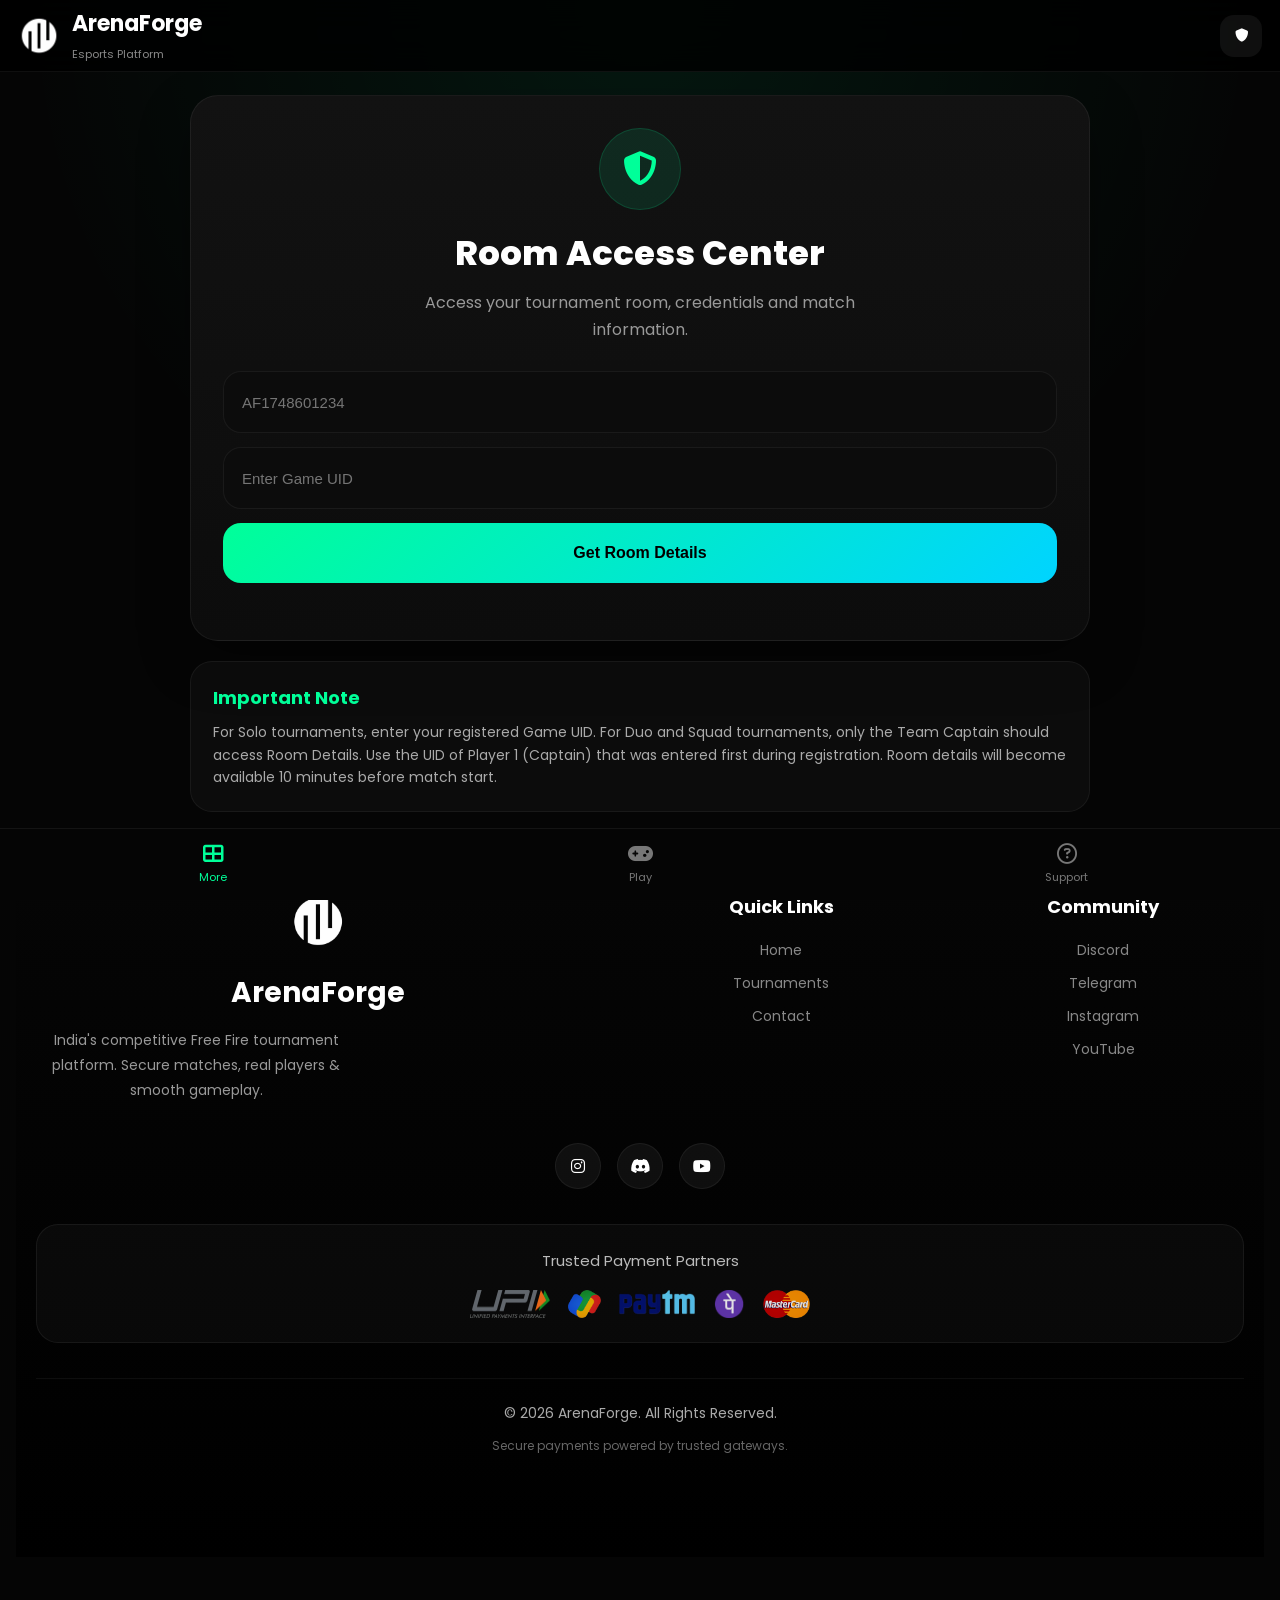
<file: pages/room-details/room-details.html>
<!DOCTYPE html>
<html lang="en">

<head>
	
	<meta charset="UTF-8">
	
	<meta name="viewport" content="width=device-width, initial-scale=1.0">
	
	<title>
		ArenaForge Room Details
	</title>
	
	<link rel="preconnect" href="https://fonts.googleapis.com">
	
	<link rel="preconnect" href="https://fonts.gstatic.com" crossorigin>
	
	<link href="https://fonts.googleapis.com/css2?family=Poppins:wght@300;400;500;600;700;800&display=swap" rel="stylesheet">
	
	<!-- FONT AWESOME -->
	
	<link rel="stylesheet" href="https://cdnjs.cloudflare.com/ajax/libs/font-awesome/6.5.1/css/all.min.css">
	
	
	<link rel="stylesheet" href="room-details.css">
	
</head>

<body>
	
	<nav class="navbar">
		
		<div class="nav-left">
			
			<img src="../../assets/logo.png" alt="ArenaForge Logo" class="logo">
			
			<div class="nav-text">
				
				<h1>ArenaForge</h1>
				
				<span>Esports Platform</span>
				
			</div>
			
		</div>
		
		<div class="nav-right">
			
			<button class="nav-btn">
			
				<i class="fa-solid fa-shield"></i>
				
			</button>
			
		</div>
		
	</nav>
	
	<main class="container">
		
		<div class="card">
			
			<div class="room-header">
				
				<div class="room-icon">
					
					<i class="fa-solid fa-shield-halved"></i>
					
				</div>
				
				<h1>
					
					Room Access Center
					
				</h1>
				
				<p class="subtitle">
					
					Access your tournament room,
					credentials and match information.
					
				</p>
				
			</div>
			<input type="text" id="registrationId" placeholder="AF1748601234">
			<input type="text" id="gameUid" class="input-field" placeholder="Enter Game UID">
			
			<button id="getRoomBtn">
				Get Room Details
			</button>
			
			<div id="result" class="result">
			</div>
			
		</div>
		<div class="notes-card">
			
			<h3>
				Important Note
			</h3>
			
			<p>
				
				For Solo tournaments, enter your registered Game UID.
				
				For Duo and Squad tournaments, only the Team Captain should access Room Details.
				
				Use the UID of Player 1 (Captain) that was entered first during registration.
				
				Room details will become available 10 minutes before match start.
				
			</p>
			
		</div>
	</main>
	
	<footer class="site-footer">
		
		<div class="footer-top">
			
			<div class="footer-brand">
				
				<img src="../../assets/logo.png" alt="ArenaForge Logo" class="footer-logo">
				
				<h2>ArenaForge</h2>
				
				<p>
					India's competitive Free Fire tournament platform.
					Secure matches, real players & smooth gameplay.
				</p>
				
			</div>
			
			
			<div class="footer-links">
				
				<h3>Quick Links</h3>
				
				<a href="../../index.html">Home</a>
				
				<a href="../../index.html#tournamentModes" class="account-card">Tournaments</a>
				
				<a href="contact.html">Contact</a>
				
			</div>
			
			
			<div class="footer-links">
				
				<h3>Community</h3>
				
				<a href="#">Discord</a>
				
				<a href="#">Telegram</a>
				
				<a href="#">Instagram</a>
				
				<a href="#">YouTube</a>
				
			</div>
			
		</div>
		
		
		<!-- SOCIALS -->
		
		<div class="footer-socials">
			
			<a href="#">
				<i class="fab fa-instagram"></i>
			</a>
			
			<a href="#">
				<i class="fab fa-discord"></i>
			</a>
			
			<a href="#">
				<i class="fab fa-youtube"></i>
			</a>
			
		</div>
		
		
		<!-- PAYMENTS -->
		
		<div class="footer-payments">
			
			<p>
				Trusted Payment Partners
			</p>
			
			<div class="payment-logos">
				
				<img src="../../assets/upi.png" alt="UPI">
				
				<img src="../../assets/gpay.png" alt="Google Pay">
				
				<img src="../../assets/paytm.png" alt="Paytm">
				
				<img src="../../assets/phonepe.png" alt="PhonePe">
				
				<img src="../../assets/mastercard.png" alt="MasterCard">
				
			</div>
			
		</div>
		
		
		<!-- BOTTOM -->
		
		<div class="footer-bottom">
			
			<p>
				© 2026 ArenaForge. All Rights Reserved.
			</p>
			
			<small>
				Secure payments powered by trusted gateways.
			</small>
			
		</div>
		
	</footer>
	
	
	<div class="tabbar">
		
		<a href="../more/more.html" class="tab-item active">
		
			<i class="fa-solid fa-table-cells-large"></i>
			
			<span>More</span>
			
		</a>
		
		
		<a href="../../index.html" class="tab-item">
		
			<i class="fa-solid fa-gamepad"></i>
			
			<span>Play</span>
			
		</a>
		
		
		<a href="../support/support.html" class="tab-item">
		
			<i class="fa-regular fa-circle-question"></i>
			
			<span>Support</span>
			
		</a>
		
	</div>
	
	
	<script src="room-details.js"></script>
	
</body>
</html>
</file>
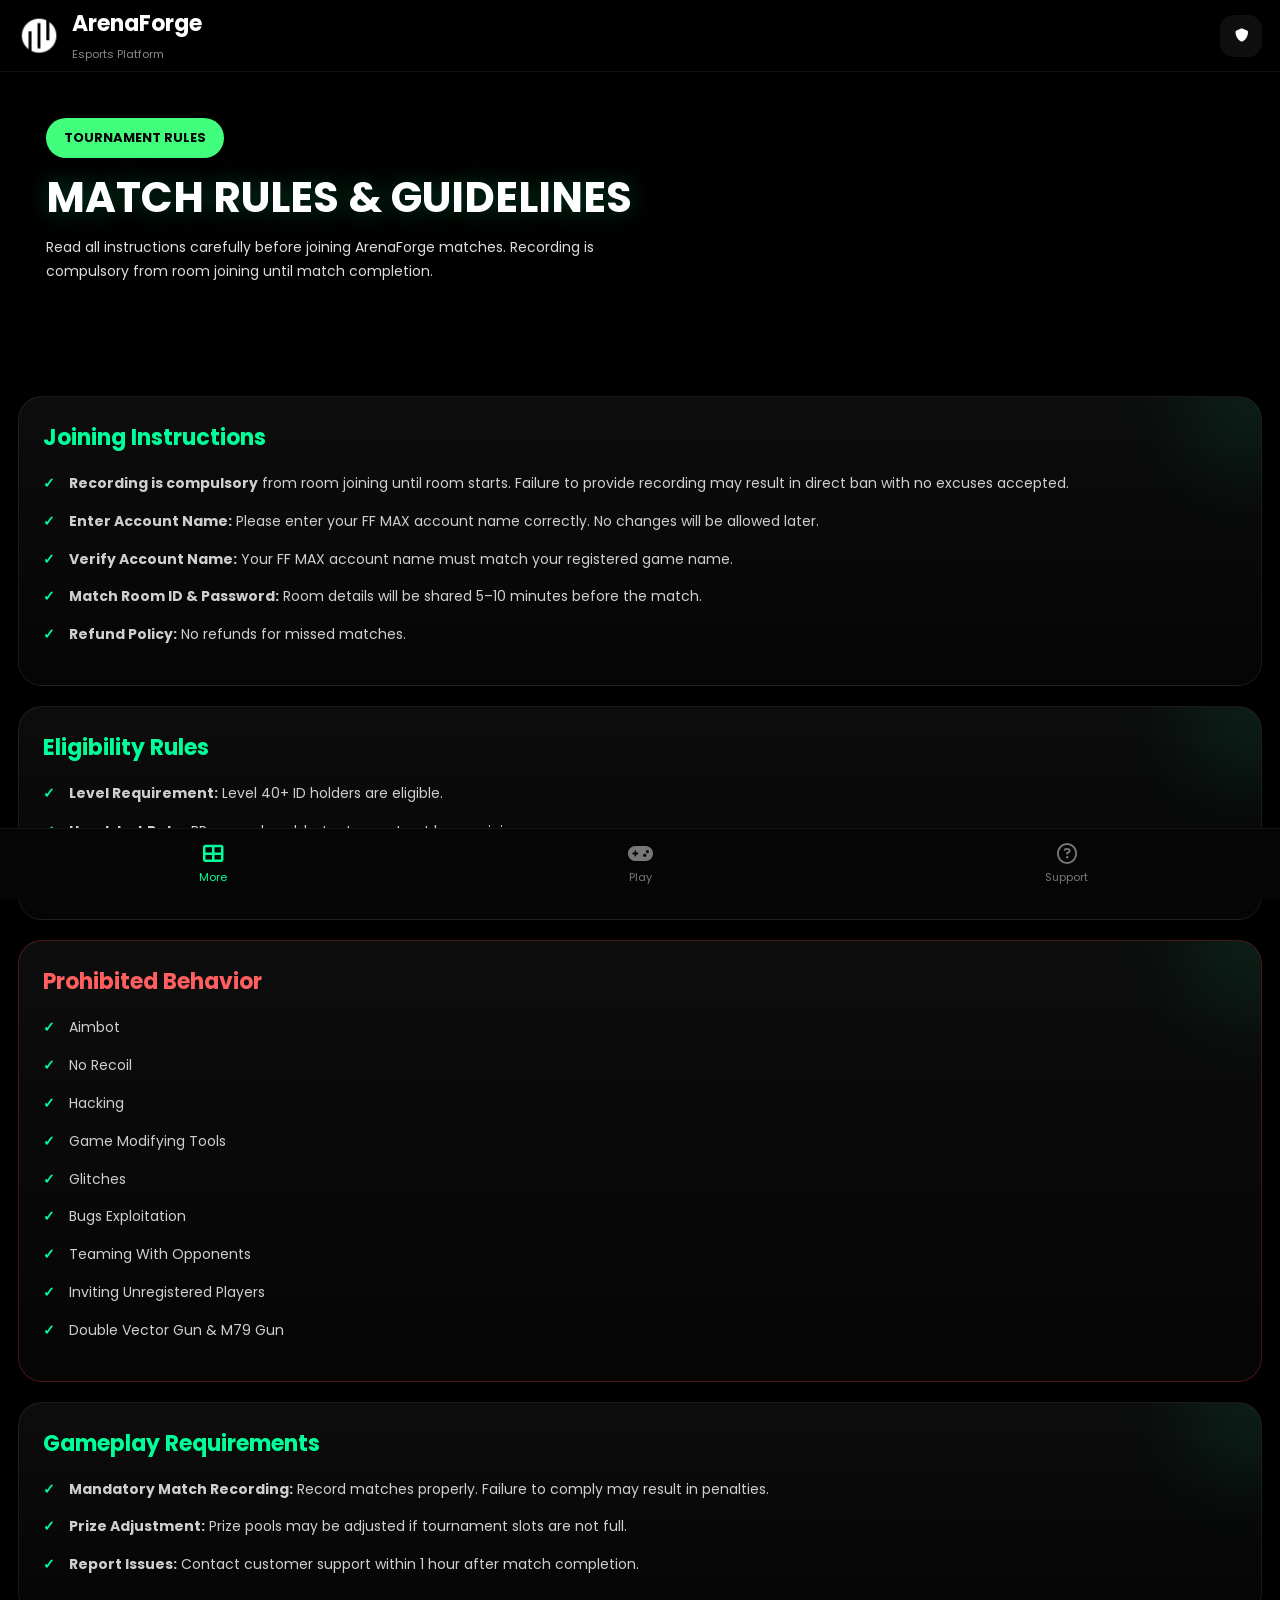
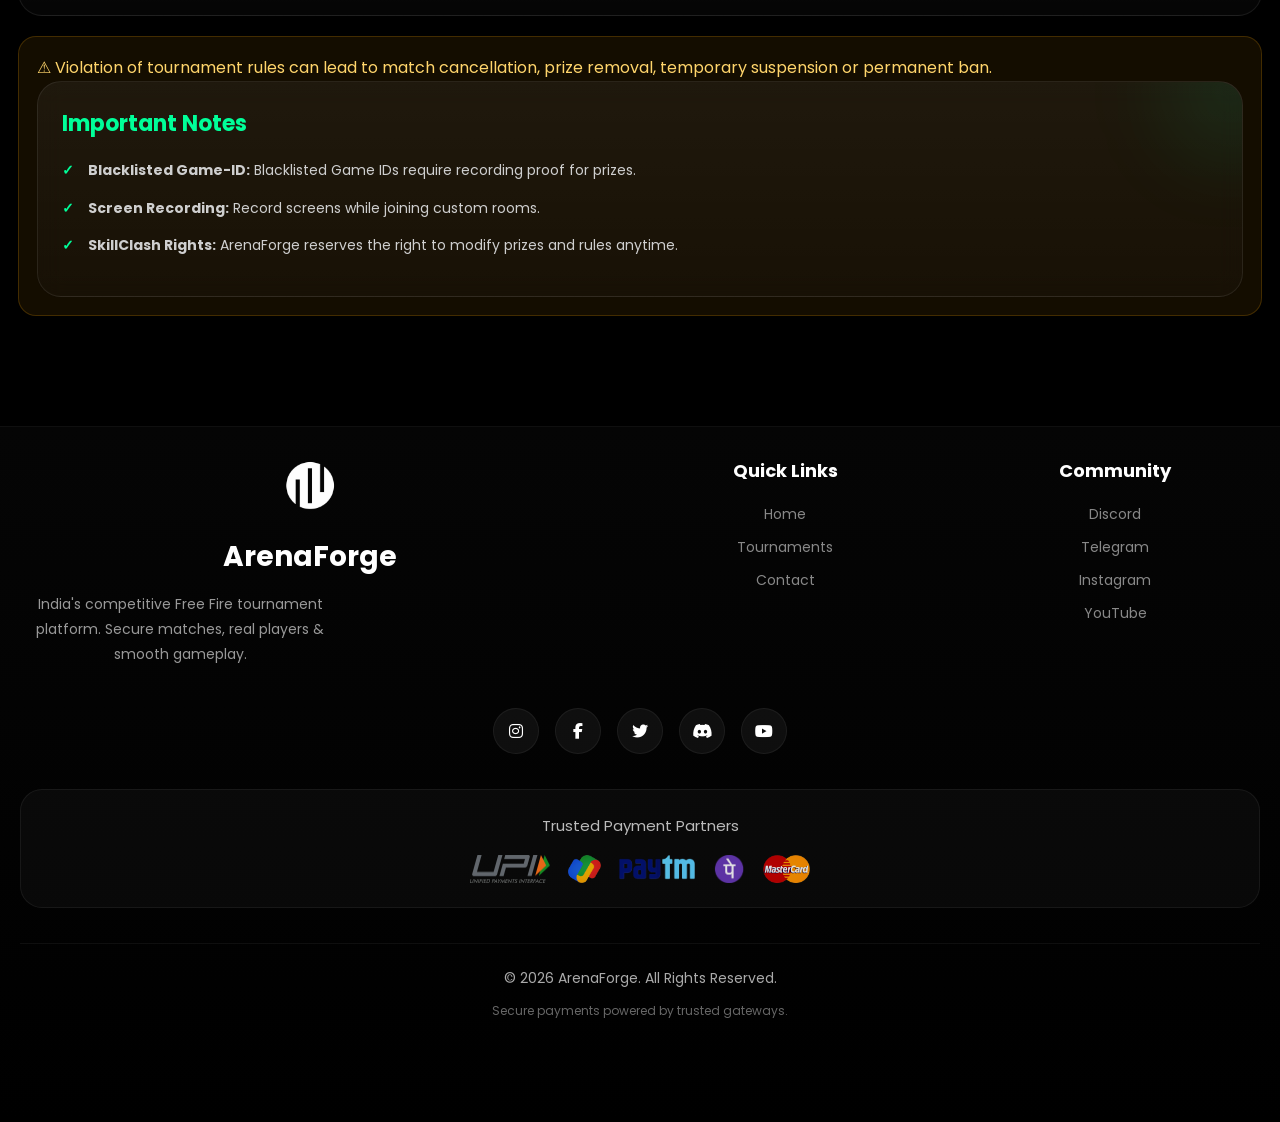
<file: pages/rules/rules.html>
<!DOCTYPE html>
<html lang="en">

<head>
	
	<meta charset="UTF-8">
	
	<meta name="viewport" content="width=device-width, initial-scale=1.0">
	
	<title>ArenaForge - Rules</title>
	
	<!-- GOOGLE FONT -->
	
	<link rel="preconnect" href="https://fonts.googleapis.com">
	
	<link rel="preconnect" href="https://fonts.gstatic.com" crossorigin>
	
	<link href="https://fonts.googleapis.com/css2?family=Poppins:wght@300;400;500;600;700;800&display=swap" rel="stylesheet">
	
	<!-- FONT AWESOME -->
	
	<link rel="stylesheet" href="https://cdnjs.cloudflare.com/ajax/libs/font-awesome/6.5.1/css/all.min.css">
	
	<!-- CSS -->
	
	<link rel="stylesheet" href="rules.css">
	
</head>

<body>
	
	<!-- NAVBAR -->
	
	<nav class="navbar">
		
		<div class="nav-left">
			
			<img src="../../assets/logo.png" alt="ArenaForge Logo" class="logo">
			
			<div class="nav-text">
				
				<h1>ArenaForge</h1>
				
				<span>Esports Platform</span>
				
			</div>
			
		</div>
		
		<div class="nav-right">
			
			<button class="nav-btn">
			
				<i class="fa-solid fa-shield"></i>
				
			</button>
			
		</div>
		
	</nav>
	
	
	<!-- MAIN -->
	
	<main class="main-container">
		
		<!-- HERO -->
		
		<section class="rules-hero">
			
			<div class="hero-overlay"></div>
			
			<div class="hero-content">
				
				<span class="hero-tag">
					TOURNAMENT RULES
				</span>
				
				<h1>
					MATCH RULES & GUIDELINES
				</h1>
				
				<p>
					Read all instructions carefully before joining ArenaForge matches.
					Recording is compulsory from room joining until match completion.
				</p>
				
			</div>
			
		</section>
		
		
		<!-- RULES CONTENT -->
		
		<section class="rules-wrapper">
			
			<!-- JOINING -->
			
			<div class="rules-box">
				
				<h2>
					Joining Instructions
				</h2>
				
				<ul>
					
					<li>
						<strong>Recording is compulsory</strong> from room joining
						until room starts. Failure to provide recording may result
						in direct ban with no excuses accepted.
					</li>
					
					<li>
						<strong>Enter Account Name:</strong>
						Please enter your FF MAX account name correctly.
						No changes will be allowed later.
					</li>
					
					<li>
						<strong>Verify Account Name:</strong>
						Your FF MAX account name must match your
						registered game name.
					</li>
					
					<li>
						<strong>Match Room ID & Password:</strong>
						Room details will be shared 5–10 minutes before the match.
					</li>
					
					<li>
						<strong>Refund Policy:</strong>
						No refunds for missed matches.
					</li>
					
				</ul>
				
			</div>
			
			
			<!-- ELIGIBILITY -->
			
			<div class="rules-box">
				
				<h2>
					Eligibility Rules
				</h2>
				
				<ul>
					
					<li>
						<strong>Level Requirement:</strong>
						Level 40+ ID holders are eligible.
					</li>
					
					<li>
						<strong>Headshot Rate:</strong>
						BR career headshot rate must not be suspicious.
					</li>
					
					<li>
						<strong>Device Requirement:</strong>
						Android, iOS, tablets and phones only.
						(Emulators are not allowed.)
					</li>
					
				</ul>
				
			</div>
			
			
			<!-- PROHIBITED -->
			
			<div class="rules-box danger-box">
				
				<h2>
					Prohibited Behavior
				</h2>
				
				<ul>
					
					<li>Aimbot</li>
					
					<li>No Recoil</li>
					
					<li>Hacking</li>
					
					<li>Game Modifying Tools</li>
					
					<li>Glitches</li>
					
					<li>Bugs Exploitation</li>
					
					<li>Teaming With Opponents</li>
					
					<li>Inviting Unregistered Players</li>
					
					<li>Double Vector Gun & M79 Gun</li>
					
				</ul>
				
			</div>
			
			
			<!-- GAMEPLAY -->
			
			<div class="rules-box">
				
				<h2>
					Gameplay Requirements
				</h2>
				
				<ul>
					
					<li>
						<strong>Mandatory Match Recording:</strong>
						Record matches properly. Failure to comply
						may result in penalties.
					</li>
					
					<li>
						<strong>Prize Adjustment:</strong>
						Prize pools may be adjusted if tournament slots are not full.
					</li>
					
					<li>
						<strong>Report Issues:</strong>
						Contact customer support within 1 hour after match completion.
					</li>
					
				</ul>
				
			</div>
			
			<div class="rules-alert">
				
				⚠ Violation of tournament rules can lead
				to match cancellation, prize removal,
				temporary suspension or permanent ban.
				
			</d
			iv>
			
			<!-- NOTES -->
			
			<div class="rules-box">
				
				<h2>
					Important Notes
				</h2>
				
				<ul>
					
					<li>
						<strong>Blacklisted Game-ID:</strong>
						Blacklisted Game IDs require recording proof for prizes.
					</li>
					
					<li>
						<strong>Screen Recording:</strong>
						Record screens while joining custom rooms.
					</li>
					
					<li>
						<strong>SkillClash Rights:</strong>
						ArenaForge reserves the right to modify
						prizes and rules anytime.
					</li>
					
				</ul>
				
			</div>
			
		</section>
		
	</main>
	
	
	<!-- FOOTER -->
	<footer class="site-footer">
		
		<div class="footer-top">
			
			<div class="footer-brand">
				
				<img src="../../assets/logo.png" alt="ArenaForge Logo" class="footer-logo">
				
				<h2>ArenaForge</h2>
				
				<p>
					India's competitive Free Fire tournament platform.
					Secure matches, real players & smooth gameplay.
				</p>
				
			</div>
			
			
			<div class="footer-links">
				
				<h3>Quick Links</h3>
				
				<a href="../../index.html">Home</a>
				
				<a href="../../index.html#tournamentModes" class="account-card">Tournaments</a>
				
				<a href="contact.html">Contact</a>
				
			</div>
			
			
			<div class="footer-links">
				
				<h3>Community</h3>
				
				<a href="#">Discord</a>
				
				<a href="#">Telegram</a>
				
				<a href="#">Instagram</a>
				
				<a href="#">YouTube</a>
				
			</div>
			
		</div>
		
		
		<!-- SOCIALS -->
		
		<div class="footer-socials">
			
			<a href="#">
				<i class="fab fa-instagram"></i>
			</a>
			
			<a href="#">
				<i class="fab fa-facebook-f"></i>
			</a>
			
			<a href="#">
				<i class="fab fa-twitter"></i>
			</a>
			
			<a href="#">
				<i class="fab fa-discord"></i>
			</a>
			
			<a href="#">
				<i class="fab fa-youtube"></i>
			</a>
			
		</div>
		
		
		<!-- PAYMENTS -->
		
		<div class="footer-payments">
			
			<p>
				Trusted Payment Partners
			</p>
			
			<div class="payment-logos">
				
				<img src="../../assets/upi.png" alt="UPI">
				
				<img src="../../assets/gpay.png" alt="Google Pay">
				
				<img src="../../assets/paytm.png" alt="Paytm">
				
				<img src="../../assets/phonepe.png" alt="PhonePe">
				
				<img src="../../assets/mastercard.png" alt="MasterCard">
				
			</div>
			
		</div>
		
		
		<!-- BOTTOM -->
		
		<div class="footer-bottom">
			
			<p>
				© 2026 ArenaForge. All Rights Reserved.
			</p>
			
			<small>
				Secure payments powered by trusted gateways.
			</small>
			
		</div>
		
	</footer>
	
	
	<!-- TABBAR -->
	
	<div class="tabbar">
		
		<a href="../more/more.html" class="tab-item active">
		
			<i class="fa-solid fa-table-cells-large"></i>
			
			<span>More</span>
			
		</a>
		
		
		<a href="../../index.html" class="tab-item">
		
			<i class="fa-solid fa-gamepad"></i>
			
			<span>Play</span>
			
		</a>
		
		
		<a href="../support/support.html" class="tab-item">
		
			<i class="fa-regular fa-circle-question"></i>
			
			<span>Support</span>
			
		</a>
		
	</div>
	
</body>

</html>
</file>
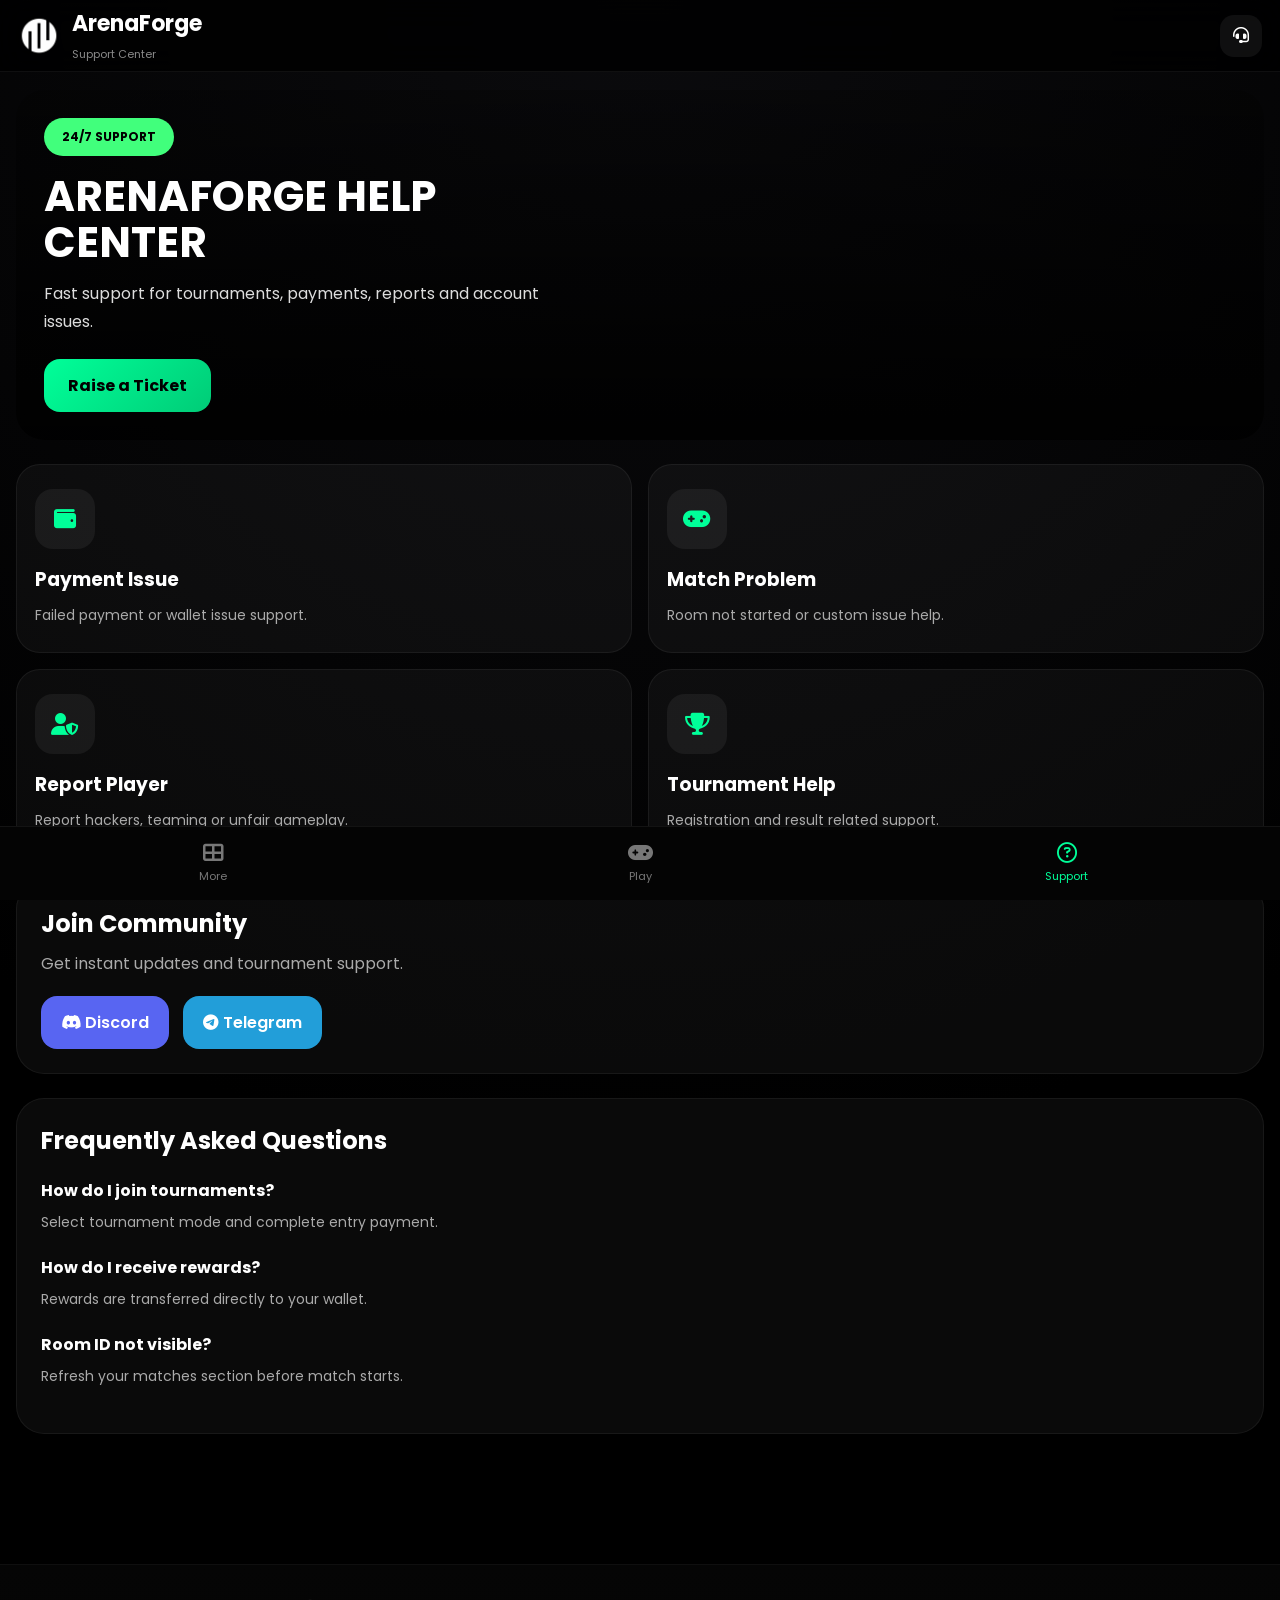
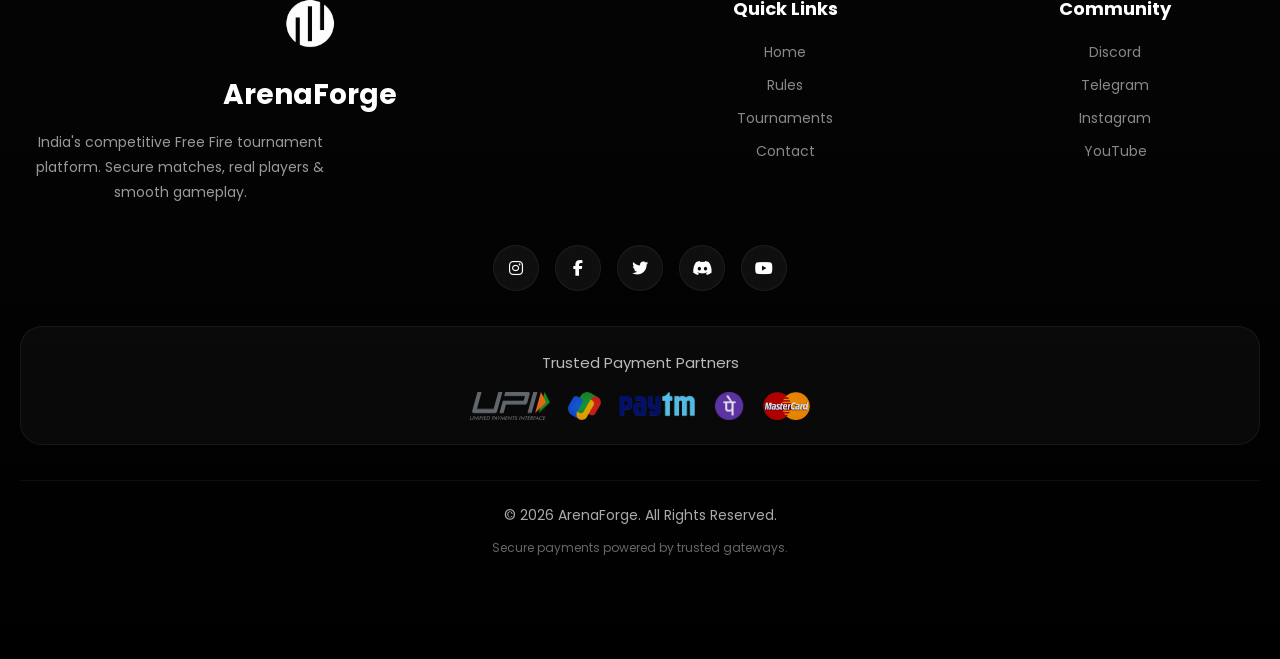
<file: pages/support/support.html>
<!DOCTYPE html>
<html lang="en">

<head>

  <meta charset="UTF-8">

  <meta
    name="viewport"
    content="width=device-width, initial-scale=1.0"
  >

  <title>ArenaForge Support</title>

  <!-- GOOGLE FONT -->

  <link rel="preconnect"
        href="https://fonts.googleapis.com">

  <link rel="preconnect"
        href="https://fonts.gstatic.com"
        crossorigin>

  <link
    href="https://fonts.googleapis.com/css2?family=Poppins:wght@300;400;500;600;700;800&display=swap"
    rel="stylesheet"
  >

  <!-- FONT AWESOME -->

  <link
    rel="stylesheet"
    href="https://cdnjs.cloudflare.com/ajax/libs/font-awesome/6.5.1/css/all.min.css"
  >

  <!-- CSS -->

  <link rel="stylesheet"
        href="support.css">

</head>

<body>

  <!-- NAVBAR -->

  <nav class="navbar">

    <div class="nav-left">

      <img
        src="../../assets/logo.png"
        alt="ArenaForge Logo"
        class="logo"
      >

      <div class="nav-text">

        <h1>ArenaForge</h1>

        <span>Support Center</span>

      </div>

    </div>


    <button class="nav-btn">

      <i class="fa-solid fa-headset"></i>

    </button>

  </nav>


  <!-- MAIN -->

<main class="main-container">

  <!-- HERO -->

  <section class="support-hero">

    <div class="hero-overlay"></div>

    <div class="hero-content">

      <span class="hero-tag">
        24/7 SUPPORT
      </span>

      <h1>
        ARENAFORGE HELP CENTER
      </h1>

      <p>
        Fast support for tournaments, payments,
        reports and account issues.
      </p>

      <a href="https://tally.so/r/jaJDl1"
         target="_blank"
         class="hero-btn">

        Raise a Ticket

      </a>

    </div>

  </section>


  <!-- SUPPORT CARDS -->

  <section class="support-grid">

    <a href="https://tally.so/r/jaJDl1"
       target="_blank"
       class="support-card">

      <div class="support-icon">
        <i class="fa-solid fa-wallet"></i>
      </div>

      <h3>Payment Issue</h3>

      <p>
        Failed payment or wallet issue support.
      </p>

    </a>


    <a href="https://tally.so/r/jaJDl1"
       target="_blank"
       class="support-card">

      <div class="support-icon">
        <i class="fa-solid fa-gamepad"></i>
      </div>

      <h3>Match Problem</h3>

      <p>
        Room not started or custom issue help.
      </p>

    </a>


    <a href="https://tally.so/r/jaJDl1"
       target="_blank"
       class="support-card">

      <div class="support-icon">
        <i class="fa-solid fa-user-shield"></i>
      </div>

      <h3>Report Player</h3>

      <p>
        Report hackers, teaming or unfair gameplay.
      </p>

    </a>


    <a href="https://tally.so/r/jaJDl1"
       target="_blank"
       class="support-card">

      <div class="support-icon">
        <i class="fa-solid fa-trophy"></i>
      </div>

      <h3>Tournament Help</h3>

      <p>
        Registration and result related support.
      </p>

    </a>

  </section>


  <!-- COMMUNITY -->

  <section class="community-box">

    <h2>Join Community</h2>

    <p>
      Get instant updates and tournament support.
    </p>

    <div class="community-buttons">

      <a href="https://discord.com"
         target="_blank"
         class="community-btn discord-btn">

        <i class="fab fa-discord"></i>
        Discord

      </a>


      <a href="https://t.me"
         target="_blank"
         class="community-btn telegram-btn">

        <i class="fab fa-telegram"></i>
        Telegram

      </a>

    </div>

  </section>


  <!-- FAQ -->

  <section class="faq-box">

    <h2>Frequently Asked Questions</h2>

    <div class="faq-item">

      <h3>
        How do I join tournaments?
      </h3>

      <p>
        Select tournament mode and complete entry payment.
      </p>

    </div>


    <div class="faq-item">

      <h3>
        How do I receive rewards?
      </h3>

      <p>
        Rewards are transferred directly to your wallet.
      </p>

    </div>


    <div class="faq-item">

      <h3>
        Room ID not visible?
      </h3>

      <p>
        Refresh your matches section before match starts.
      </p>

    </div>

  </section>

</main>


  <!-- FOOTER -->

  <footer class="site-footer">
    
    <div class="footer-top">
      
      <div class="footer-brand">
        
        <img src="../../assets/logo.png" alt="ArenaForge Logo" class="footer-logo">
        
        <h2>ArenaForge</h2>
        
        <p>
          India's competitive Free Fire tournament platform.
          Secure matches, real players & smooth gameplay.
        </p>
        
      </div>
      
      
      <div class="footer-links">
        
        <h3>Quick Links</h3>
        
        <a href="index.html">Home</a>
        
        <a href="rules.html">Rules</a>
        
        <a href="tournaments.html">Tournaments</a>
        
        <a href="contact.html">Contact</a>
        
      </div>
      
      
      <div class="footer-links">
        
        <h3>Community</h3>
        
        <a href="#">Discord</a>
        
        <a href="#">Telegram</a>
        
        <a href="#">Instagram</a>
        
        <a href="#">YouTube</a>
        
      </div>
      
    </div>
    
    
    <!-- SOCIALS -->
    
    <div class="footer-socials">
      
      <a href="#">
        <i class="fab fa-instagram"></i>
      </a>
      
      <a href="#">
        <i class="fab fa-facebook-f"></i>
      </a>
      
      <a href="#">
        <i class="fab fa-twitter"></i>
      </a>
      
      <a href="#">
        <i class="fab fa-discord"></i>
      </a>
      
      <a href="#">
        <i class="fab fa-youtube"></i>
      </a>
      
    </div>
    
    
    <!-- PAYMENTS -->
    
    <div class="footer-payments">
      
      <p>
        Trusted Payment Partners
      </p>
      
      <div class="payment-logos">
        
        <img src="../../assets/upi.png" alt="UPI">
        
        <img src="../../assets/gpay.png" alt="Google Pay">
        
        <img src="../../assets/paytm.png" alt="Paytm">
        
        <img src="../../assets/phonepe.png" alt="PhonePe">
        
        <img src="../../assets/mastercard.png" alt="MasterCard">
        
      </div>
      
    </div>
    
    
    <!-- BOTTOM -->
    
    <div class="footer-bottom">
      
      <p>
        © 2026 ArenaForge. All Rights Reserved.
      </p>
      
      <small>
        Secure payments powered by trusted gateways.
      </small>
      
    </div>
    
  </footer>


  <!-- TABBAR -->

  <div class="tabbar">

    <a href="../more/more.html"
       class="tab-item">

      <i class="fa-solid fa-table-cells-large"></i>

      <span>More</span>

    </a>


    <a href="../../index.html"
       class="tab-item">

      <i class="fa-solid fa-gamepad"></i>

      <span>Play</span>

    </a>


    <a href="support.html"
       class="tab-item active">

      <i class="fa-regular fa-circle-question"></i>

      <span>Support</span>

    </a>

  </div>


  <!-- JS -->

  <script src="support.js"></script>

</body>
</html>
</file>
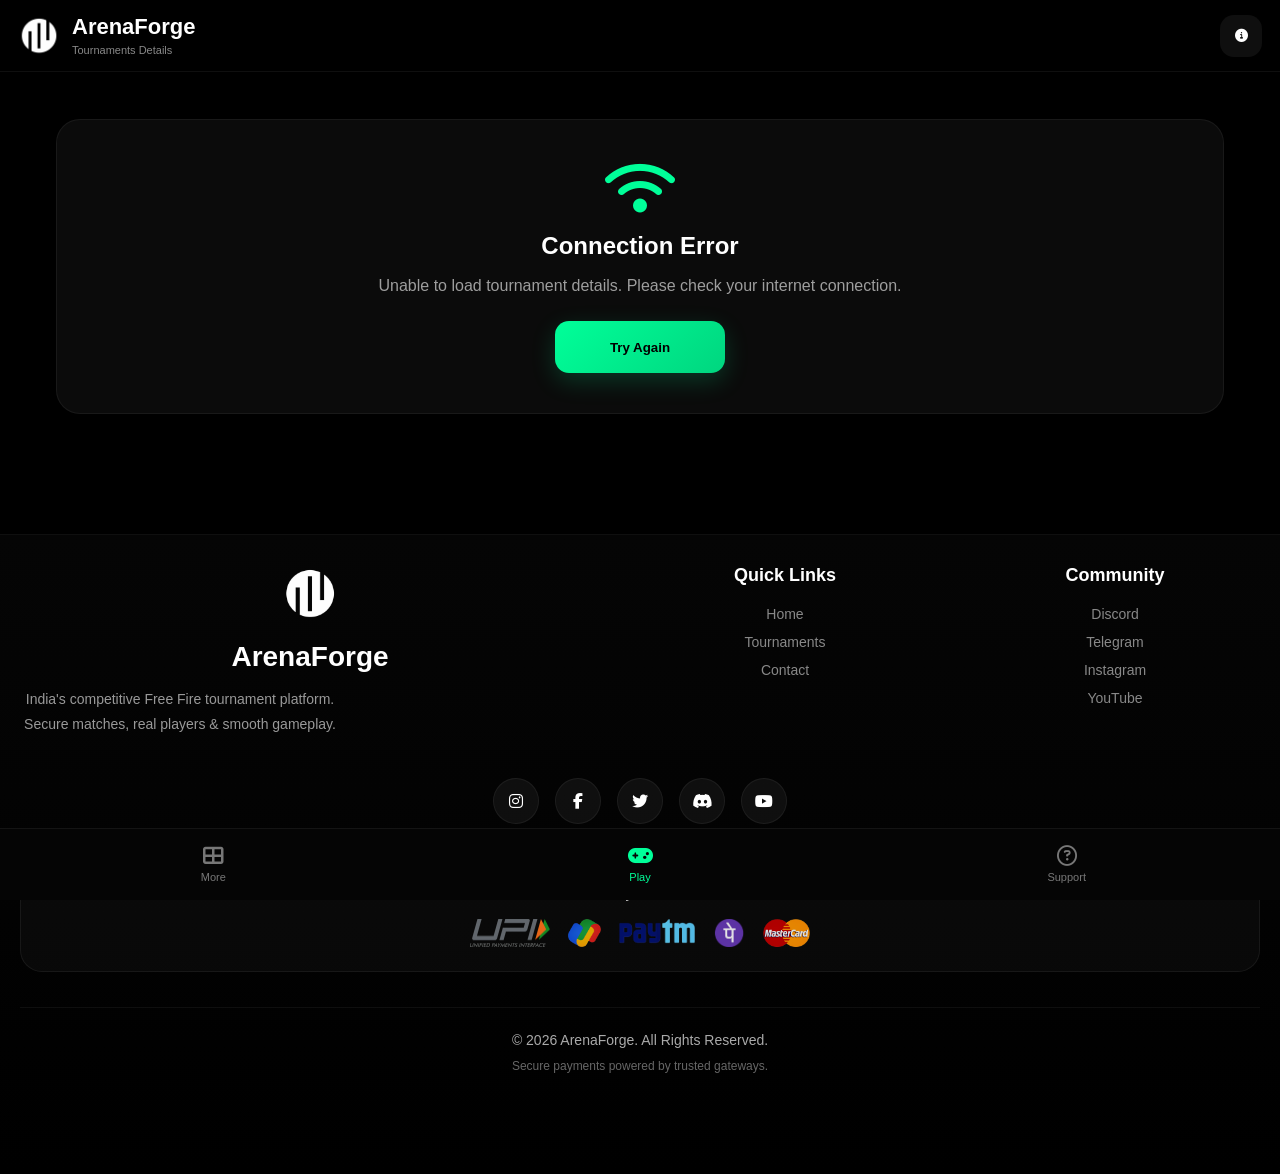
<file: pages/tournament_details/tournament_details.html>
<!DOCTYPE html>
<html lang="en">

<head>
	
	<meta charset="UTF-8">
	
	<meta name="viewport" content="width=device-width, initial-scale=1.0">
	
	<title>Tournament Details</title>
	
	<link rel="stylesheet" href="tournament_details.css">
	
	<link rel="stylesheet" href="https://cdnjs.cloudflare.com/ajax/libs/font-awesome/6.5.1/css/all.min.css">
	
</head>

<body>
	
	<nav class="navbar">
		
		<div class="nav-left">
			
			<img src="../../assets/logo.png" alt="ArenaForge Logo" class="logo">
			
			<div class="nav-text">
				
				<h1>ArenaForge</h1>
				
				<span>Tournaments Details</span>
				
			</div>
			
		</div>
		
		<div class="nav-right">
			
			<button class="nav-btn">
			
				<i class="fa-solid fa-circle-info"></i>
				
			</button>
			
		</div>
		
	</nav>
	
	<main id="detailsContainer">
		
	</main>
	
	<footer class="site-footer">
		
		<div class="footer-top">
			
			<div class="footer-brand">
				
				<img src="../../assets/logo.png" alt="ArenaForge Logo" class="footer-logo">
				
				<h2>ArenaForge</h2>
				
				<p>
					India's competitive Free Fire tournament platform.
					Secure matches, real players & smooth gameplay.
				</p>
				
			</div>
			
			
			<div class="footer-links">
				
				<h3>Quick Links</h3>
				
				<a href="../../index.html">Home</a>
				
				<a href="../../index.html#tournamentModes" class="account-card">Tournaments</a>
				
				<a href="../support/support.html">Contact</a>
				
			</div>
			
			
			<div class="footer-links">
				
				<h3>Community</h3>
				
				<a href="#">Discord</a>
				
				<a href="#">Telegram</a>
				
				<a href="#">Instagram</a>
				
				<a href="#">YouTube</a>
				
			</div>
			
		</div>
		
		
		<!-- SOCIALS -->
		
		<div class="footer-socials">
			
			<a href="#">
				<i class="fab fa-instagram"></i>
			</a>
			
			<a href="#">
				<i class="fab fa-facebook-f"></i>
			</a>
			
			<a href="#">
				<i class="fab fa-twitter"></i>
			</a>
			
			<a href="#">
				<i class="fab fa-discord"></i>
			</a>
			
			<a href="#">
				<i class="fab fa-youtube"></i>
			</a>
			
		</div>
		
		
		<!-- PAYMENTS -->
		
		<div class="footer-payments">
			
			<p>
				Trusted Payment Partners
			</p>
			
			<div class="payment-logos">
				
				<img src="../../assets/upi.png" alt="UPI">
				
				<img src="../../assets/gpay.png" alt="Google Pay">
				
				<img src="../../assets/paytm.png" alt="Paytm">
				
				<img src="../../assets/phonepe.png" alt="PhonePe">
				
				<img src="../../assets/mastercard.png" alt="MasterCard">
				
			</div>
			
		</div>
		
		
		<!-- BOTTOM -->
		
		<div class="footer-bottom">
			
			<p>
				© 2026 ArenaForge. All Rights Reserved.
			</p>
			
			<small>
				Secure payments powered by trusted gateways.
			</small>
			
		</div>
		
	</footer>
	
	<div class="tabbar">
		
		<a href="../more/more.html" class="tab-item">
		
			<i class="fa-solid fa-table-cells-large"></i>
			
			<span>More</span>
			
		</a>
		
		
		<a href="../../index.html" class="tab-item active">
		
			<i class="fa-solid fa-gamepad"></i>
			
			<span>Play</span>
			
		</a>
		
		
		<a href="../support/support.html" class="tab-item">
		
			<i class="fa-regular fa-circle-question"></i>
			
			<span>Support</span>
			
		</a>
		
	</div>
	
	<script src="tournament_details.js"></script>
	
</body>

</html>
</file>
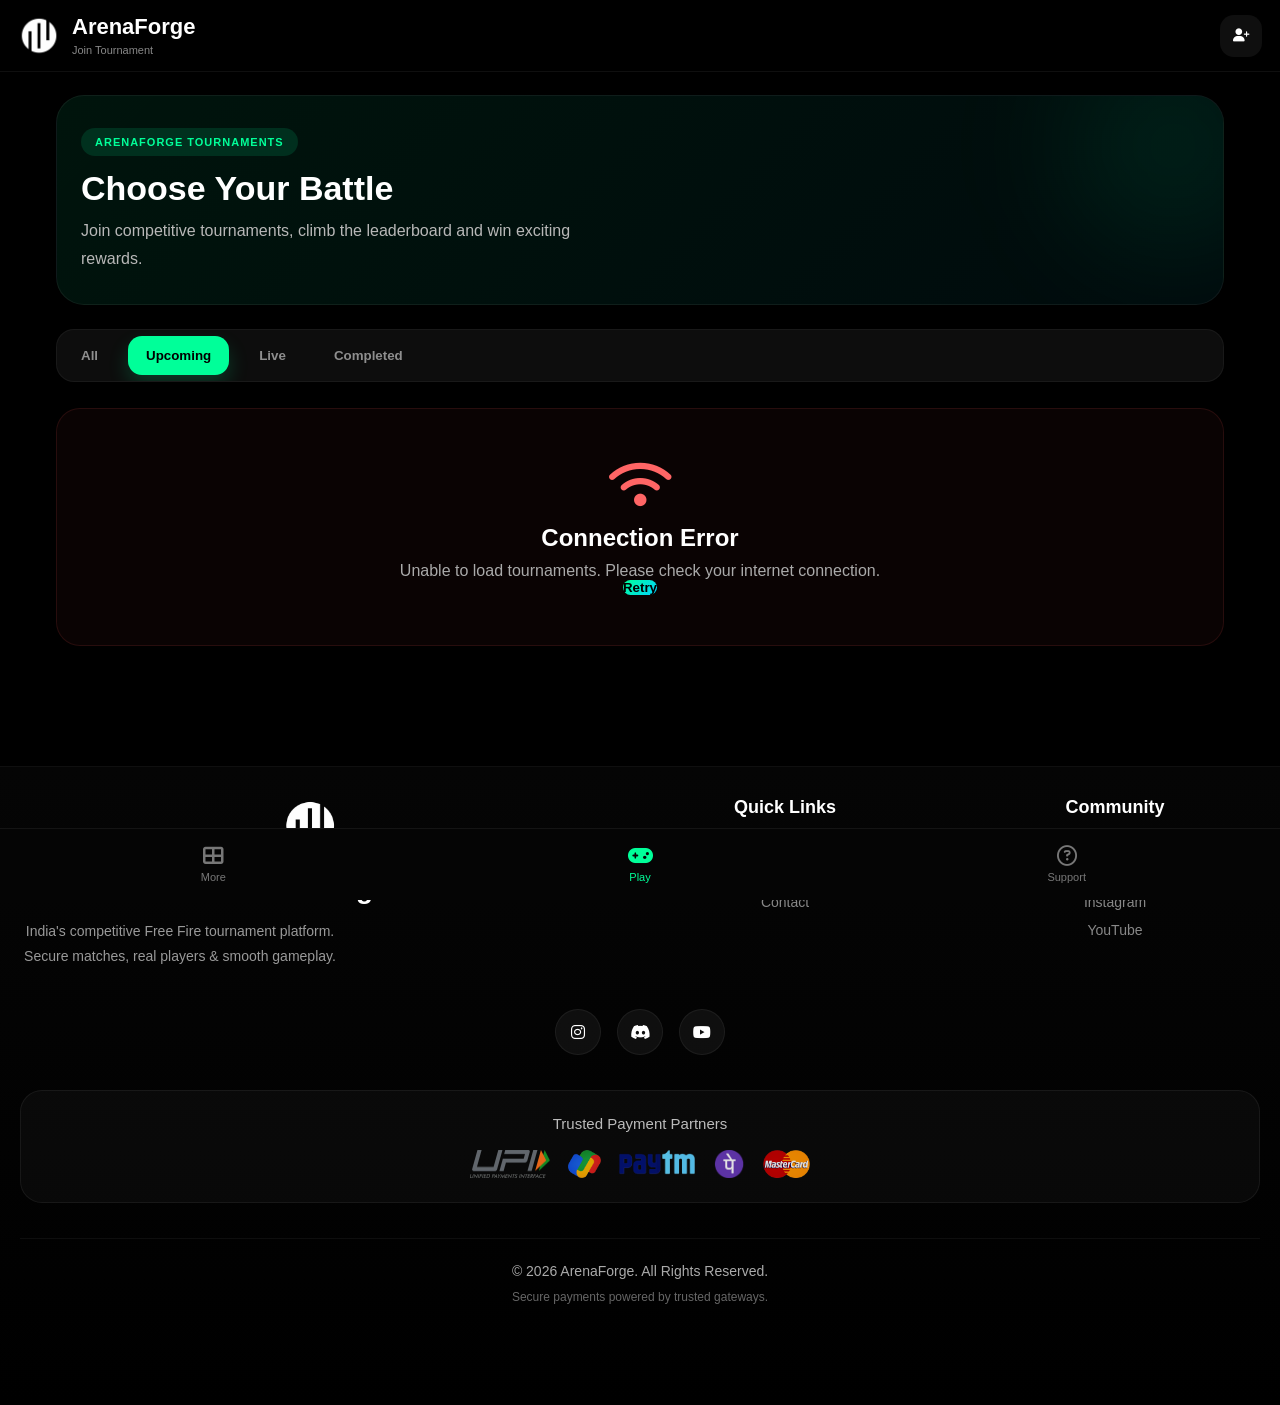
<file: pages/tournaments/tournaments.html>
<!DOCTYPE html>
<html lang="en">

<head>
	
	<meta charset="UTF-8">
	
	<meta name="viewport" content="width=device-width, initial-scale=1.0">
	
	<title>Tournaments</title>
	
	<link rel="stylesheet" href="tournaments.css">
	
	<link rel="stylesheet" href="https://cdnjs.cloudflare.com/ajax/libs/font-awesome/6.5.1/css/all.min.css">
	
</head>

<body>
	
	<nav class="navbar">
		
		<div class="nav-left">
			
			<img src="../../assets/logo.png" alt="Logo" class="logo">
			
			<div class="nav-text">
				
				<h1>ArenaForge</h1>
				
				<span>Join Tournament</span>
				
			</div>
			
		</div>
		
		<div class="nav-right">
			
			<button class="nav-btn">
			
				<i class="fa-solid fa-user-plus"></i>
				
			</button>
			
		</div>
		
	</nav>
	
	<main>
		
		<div class="page-header">
			
			<div class="header-content">
				
				<span class="header-tag">
				
					ARENAFORGE TOURNAMENTS
					
				</span>
				
				<h1>
					
					Choose Your Battle
					
				</h1>
				
				<p>
					
					Join competitive tournaments,
					climb the leaderboard and
					win exciting rewards.
					
				</p>
				
			</div>
			
		</div>
		
		<div class="filter-bar">
			
			<button class="filter-btn" data-status="all">
			
				All
				
			</button>
			
			<button class="filter-btn active" data-status="upcoming">
			
				Upcoming
				
			</button>
			
			<button class="filter-btn" data-status="live">
			
				Live
				
			</button>
			
			<button class="filter-btn" data-status="completed">
			
				Completed
				
			</button>
			
		</div>
		
		<div id="tournamentWrapper" class="tournament-wrapper">
			
		</div>
		
	</main>
	
	<footer class="site-footer">
		
		<div class="footer-top">
			
			<div class="footer-brand">
				
				<img src="../../assets/logo.png" alt="ArenaForge Logo" class="footer-logo">
				
				<h2>ArenaForge</h2>
				
				<p>
					India's competitive Free Fire tournament platform.
					Secure matches, real players & smooth gameplay.
				</p>
				
			</div>
			
			
			<div class="footer-links">
				
				<h3>Quick Links</h3>
				
				<a href="../../index.html">Home</a>
				
				<a href="../rules/rules.html">Rules</a>
				
				<a href="../../contact.html">Contact</a>
				
			</div>
			
			
			<div class="footer-links">
				
				<h3>Community</h3>
				
				<a href="#">Discord</a>
				
				<a href="#">Telegram</a>
				
				<a href="#">Instagram</a>
				
				<a href="#">YouTube</a>
				
			</div>
			
		</div>
		
		
		<!-- SOCIALS -->
		
		<div class="footer-socials">
			
			<a href="#">
				<i class="fab fa-instagram"></i>
			</a>
			
			<a href="#">
				<i class="fab fa-discord"></i>
			</a>
			
			<a href="#">
				<i class="fab fa-youtube"></i>
			</a>
			
		</div>
		
		
		<!-- PAYMENTS -->
		
		<div class="footer-payments">
			
			<p>
				Trusted Payment Partners
			</p>
			
			<div class="payment-logos">
				
				<img src="../../assets/upi.png" alt="UPI">
				
				<img src="../../assets/gpay.png" alt="Google Pay">
				
				<img src="../../assets/paytm.png" alt="Paytm">
				
				<img src="../../assets/phonepe.png" alt="PhonePe">
				
				<img src="../../assets/mastercard.png" alt="MasterCard">
				
			</div>
			
		</div>
		
		
		<!-- BOTTOM -->
		
		<div class="footer-bottom">
			
			<p>
				© 2026 ArenaForge. All Rights Reserved.
			</p>
			
			<small>
				Secure payments powered by trusted gateways.
			</small>
			
		</div>
		
	</footer>
	
	
	<div class="tabbar">
		
		<a href="../more/more.html" class="tab-item">
		
			<i class="fa-solid fa-table-cells-large"></i>
			
			<span>More</span>
			
		</a>
		
		
		<a href="../../index.html" class="tab-item active">
		
			<i class="fa-solid fa-gamepad"></i>
			
			<span>Play</span>
			
		</a>
		
		
		<a href="../support/support.html" class="tab-item">
		
			<i class="far fa-question-circle"></i>
			
			<span>Support</span>
			
		</a>
		
	</div>
	
	<div id="settingsPopup" class="popup-overlay">

  <div class="popup-box">

    <div class="popup-header">

      <h3>⚙ Match Settings</h3>

      <button
        class="close-popup"
        onclick="closeSettings()"
      >
        ✕
      </button>

    </div>

    <div
      id="settingsContent"
      class="settings-content"
    ></div>

  </div>

</div>
	<script src="tournaments.js"></script>
	
</body>

</html>
</file>
<file: style.css>
/* RESET */

* {
  margin: 0;
  padding: 0;
  box-sizing: border-box;
}

button,
a,
.account-card,
.game-image,
.hot-card {
  
  transition: .3s;
  
}

body {
  background: #000;
  color: white;
  font-family: 'Poppins', sans-serif;
}

body {
  
  background:
  
    radial-gradient(circle at top,
      rgba(0,
        255,
        153,
        0.05),
      transparent 30%),
    
    #050505;
  
}

html {
  
  scroll-behavior: smooth;
  
}

::selection {
  
  background: #00ff99;
  
  color: black;
  
}

::-webkit-scrollbar {
  
  width: 10px;
  
}

::-webkit-scrollbar-track {
  
  background: #080808;
  
}

::-webkit-scrollbar-thumb {
  
  background: #00ff99;
  
  border-radius: 999px;
  
}

/* NAVBAR */

.navbar {
  
  position: fixed;
  
  top: 0;
  left: 0;
  
  width: 100%;
  height: 72px;
  
  padding: 0 18px;
  
  display: flex;
  
  justify-content: space-between;
  
  align-items: center;
  
  background:
    rgba(0, 0, 0, .82);
  
  backdrop-filter: blur(16px);
  
  border-bottom:
    1px solid rgba(255, 255, 255, .06);
  
  z-index: 9999;
}

.nav-left {
  
  display: flex;
  
  align-items: center;
  
  gap: 12px;
}

.logo {
  width: 42px;
  height: 42px;
  object-fit: contain;
}

.nav-text h1 {
  
  font-size: 22px;
}

.nav-text span {
  
  font-size: 11px;
  
  color: #888;
}

.nav-btn {
  
  width: 42px;
  height: 42px;
  
  border: none;
  
  border-radius: 14px;
  
  background:
    rgba(255, 255, 255, .06);
  
  color: white;
}



/* MAIN */

.main-container {
  
  padding:
    90px 18px 110px;
  
  background:
    radial-gradient(circle at top,
      rgba(13, 13, 16, .84),
      rgba(0, 0, 0, .95) 70%);
}


/* ANNOUNCEMENT */

.announcement {
  
  background:
    linear-gradient(135deg,
      rgba(122, 92, 255, .9),
      rgba(74, 46, 191, .85));
  
  padding: 20px;
  
  border-radius: 24px;
  
  margin-bottom: 24px;
}

.announcement h2 {
  
  font-size: 24px;
  
  margin-bottom: 10px;
}

.announcement p {
  
  font-size: 14px;
  
  line-height: 1.7;
  
  color: #f1f1f1;
}


/* HERO */


.hero {
  
  position: relative;
  
  min-height: 520px;
  
  border-radius: 32px;
  
  overflow: hidden;
  
  margin-bottom: 36px;
  
  background:
  
    url('https://images.unsplash.com/photo-1542751371-adc38448a05e?q=80&w=1600&auto=format&fit=crop') center center / cover;
  
  display: flex;
  
  align-items: flex-end;
  
}

.hero-overlay {
  
  position: absolute;
  
  inset: 0;
  
  background:
  
    linear-gradient(180deg,
      rgba(0, 0, 0, .2),
      rgba(0, 0, 0, .9)),
    
    radial-gradient(circle at top,
      rgba(0, 255, 153, .15),
      transparent 50%);
  
}

.hero-content {
  
  position: relative;
  
  z-index: 2;
  
  padding: 40px;
  
  max-width: 760px;
  
}

.hero-tag {
  
  display: inline-flex;
  
  align-items: center;
  
  padding: 10px 18px;
  
  border-radius: 999px;
  
  background:
    rgba(0, 255, 153, .12);
  
  border:
    1px solid rgba(0, 255, 153, .2);
  
  color: #00ff99;
  
  font-size: 12px;
  
  font-weight: 700;
  
  letter-spacing: .5px;
  
  margin-bottom: 20px;
  
}

.hero h1 {
  
  font-size: 58px;
  
  line-height: 1.05;
  
  font-weight: 800;
  
  margin-bottom: 18px;
  
}

.hero p {
  
  font-size: 18px;
  
  line-height: 1.8;
  
  color: #cfcfcf;
  
  margin-bottom: 28px;
  
  max-width: 620px;
  
}

.hero-stats {
  
  display: flex;
  
  gap: 16px;
  
  margin-top: 10px;
  
  flex-wrap: wrap;
  
}

.hero-stat {
  
  background:
    rgba(255, 255, 255, .05);
  
  backdrop-filter:
    blur(12px);
  
  border:
    1px solid rgba(255, 255, 255, .08);
  
  border-radius: 18px;
  
  padding: 16px 20px;
  
  min-width: 120px;
  
}

.hero-stat strong {
  
  display: block;
  
  font-size: 24px;
  
  color: #00ff99;
  
  margin-bottom: 4px;
  
}

.hero-stat span {
  
  font-size: 13px;
  
  color: #aaa;
  
}


/* BUTTONS */

.hero-buttons {
  
  display: flex;
  
  gap: 14px;
  
  flex-wrap: wrap;
}

.hero-btn {
  
  border: none;
  
  padding: 14px 24px;
  
  border-radius: 16px;
  
  font-size: 14px;
  
  font-weight: 600;
  
  cursor: pointer;
  display: inline-flex;
  align-items: center;
  justify-content: center;
  text-decoration: none;
}

.primary-btn {
  
  background:
  
    linear-gradient(135deg,
      #00ff99,
      #00d67f);
  
  color: #000;
  
  font-weight: 700;
  
}

.secondary-btn {
  
  background:
    rgba(255, 255, 255, .06);
  
  border:
    1px solid rgba(255, 255, 255, .08);
  
  color: white;
  
}

.hero-btn {
  
  padding: 15px 26px;
  
  border-radius: 18px;
  
  transition: .25s;
  
}

.hero-btn:hover {
  
  transform:
    translateY(-2px);
  
}

/* ACCOUNT */

.account-box {
  
  display: grid;
  
  grid-template-columns:
    repeat(4,
      1fr);
  
  gap: 18px;
  
  margin-top: 32px;
  
  margin-bottom: 40px;
  
}

.account-card {
  
  position: relative;
  
  overflow: hidden;
  
  background:
  
    linear-gradient(180deg,
      rgba(255, 255, 255, .05),
      rgba(255, 255, 255, .02));
  
  backdrop-filter:
    blur(12px);
  
  border:
    1px solid rgba(255,
      255,
      255,
      0.06);
  
  border-radius: 26px;
  
  padding: 26px 18px;
  
  text-align: center;
  
  text-decoration: none;
  
  color: white;
  
  transition: .35s;
  
}

.account-card::before {
  
  content: "";
  
  position: absolute;
  
  top: -50%;
  
  left: -50%;
  
  width: 200%;
  
  height: 200%;
  
  background:
  
    radial-gradient(circle,
      rgba(0,
        255,
        153,
        0.08),
      transparent 60%);
  
  opacity: 0;
  
  transition: .4s;
  
  pointer-events: none;
  
}

.account-card:hover {
  
  transform:
    translateY(-8px);
  
  border-color:
    rgba(0,
      255,
      153,
      0.18);
  
  box-shadow:
  
    0 15px 40px rgba(0,
      255,
      153,
      0.12);
  
}

.account-card:hover::before {
  
  opacity: 1;
  
}

.account-icon {
  
  width: 78px;
  height: 78px;
  
  margin: auto auto 18px;
  
  border-radius: 22px;
  
  display: flex;
  
  align-items: center;
  
  justify-content: center;
  
  background:
  
    rgba(0,
      255,
      153,
      0.08);
  
  border:
    1px solid rgba(0,
      255,
      153,
      0.15);
  
}

.account-icon i {
  
  font-size: 30px;
  
  color: #00ff99;
  
}

.account-card h3 {
  
  font-size: 15px;
  
  font-weight: 700;
  
  line-height: 1.5;
  
  color: white;
  
}

@media(max-width:900px) {
  
  .account-box {
    
    grid-template-columns:
      repeat(2,
        1fr);
    
  }
  
}

@media(max-width:500px) {
  
  .account-box {
    
    gap: 14px;
    
  }
  
  .account-card {
    
    padding: 20px 14px;
    
  }
  
  .account-icon {
    
    width: 64px;
    height: 64px;
    
  }
  
  .account-icon i {
    
    font-size: 24px;
    
  }
  
  .account-card h3 {
    
    font-size: 13px;
    
  }
  
}

/* SECTION */

#tournamentModes {
  
  margin-top: 40px;
  
}

/* TITLE */

.section-title {
  
  position: relative;
  
  display: inline-block;
  
  font-size: 35px;
  
  font-weight: 700;
  
  color: white;
  
  margin-bottom: 32px;
  
  letter-spacing: .5px;
  
}

.section-title::after {
  
  content: "";
  
  position: absolute;
  
  left: 0;
  bottom: -10px;
  
  width: 90px;
  
  height: 4px;
  
  border-radius: 999px;
  
  background:
  
    linear-gradient(90deg,
      #00ff99,
      transparent);
  
}

/* GRID */

.games-grid {
  
  display: grid;
  
  grid-template-columns:
    repeat(auto-fit,
      minmax(260px,
        1fr));
  
  gap: 24px;
  
}

/* LINKS */

.games-grid a {
  
  text-decoration: none;
  
}

/* CARD */

.game-image {
  
  position: relative;
  
  overflow: hidden;
  
  border-radius: 28px;
  
  aspect-ratio: 1/1;
  
  background: #111;
  
  border:
    1px solid rgba(255,
      255,
      255,
      0.06);
  
  transition:
    transform .35s ease,
    box-shadow .35s ease,
    border-color .35s ease;
  
  box-shadow:
    0 10px 30px rgba(0,
      0,
      0,
      0.35);
  
}

/* IMAGE */

.game-image img {
  
  width: 100%;
  
  height: 100%;
  
  object-fit: cover;
  
  transition:
    transform .5s ease;
  
}

/* OVERLAY */

.game-overlay {
  
  position: absolute;
  
  inset: 0;
  
  background:
  
    linear-gradient(180deg,
      rgba(0,
        0,
        0,
        0),
      rgba(0,
        0,
        0,
        0.92)),
    
    linear-gradient(180deg,
      rgba(0,
        255,
        153,
        0.05),
      transparent);
  
  z-index: 1;
  
}

/* SOFT TOP GLOW */

.game-image::after {
  
  content: "";
  
  position: absolute;
  
  inset: 0;
  
  background:
  
    radial-gradient(circle at top,
      rgba(255,
        255,
        255,
        0.08),
      transparent 60%);
  
  z-index: 2;
  
  pointer-events: none;
  
}

/* TITLE */

.game-name {
  
  position: absolute;
  
  left: 22px;
  
  right: 22px;
  
  bottom: 22px;
  
  z-index: 3;
  
  font-size: 22px;
  
  font-weight: 800;
  
  line-height: 1.3;
  
  color: white;
  
  text-shadow:
    0 3px 12px rgba(0,
      0,
      0,
      0.7);
  
}

/* OPTIONAL SUBTEXT */

.game-name span {
  
  display: block;
  
  margin-top: 6px;
  
  font-size: 13px;
  
  font-weight: 500;
  
  color: #00ff99;
  
}

/* HOVER */

.game-image:hover {
  
  transform:
    translateY(-8px);
  
  border-color:
    rgba(0,
      255,
      153,
      0.18);
  
  box-shadow:
  
    0 20px 45px rgba(0,
      255,
      153,
      0.12);
  
}

.game-image:hover img {
  
  transform: scale(1.08);
  
}

/* TABLET */

@media(max-width:768px) {
  
  .games-grid {
    
    grid-template-columns:
      repeat(2,
        1fr);
    
    gap: 16px;
    
  }
  
  .game-name {
    
    font-size: 16px;
    
    left: 16px;
    
    right: 16px;
    
    bottom: 16px;
    
  }
  
}

/* MOBILE */

@media(max-width:480px) {
  
  .games-grid {
    
    grid-template-columns:
      repeat(2,
        1fr);
    
    gap: 14px;
    
  }
  
  .game-image {
    
    border-radius: 22px;
    
  }
  
  .game-name {
    
    font-size: 14px;
    
    line-height: 1.4;
    
    left: 14px;
    
    right: 14px;
    
    bottom: 14px;
    
  }
  
  .game-name span {
    
    font-size: 11px;
    
  }
  
}

/* TABBAR */

.tabbar {
  
  position: fixed;
  
  left: 0;
  right: 0;
  bottom: 0;
  
  height: 72px;
  
  background: #050505;
  
  border-top: 1px solid #222;
  
  display: flex;
  
  justify-content: space-around;
  
  align-items: center;
  
  z-index: 999;
}

.tab-item {
  
  background: none;
  
  border: none;
  
  color: #777;
  
  display: flex;
  
  flex-direction: column;
  
  align-items: center;
  
  gap: 4px;
  
  font-size: 11px;
}

.tab-item i {
  
  font-size: 20px;
}

.tab-item.active {
  
  color: #00ff99;
}


.main-container {
  
  padding:
    90px 18px 110px;
}

/* MOBILE */

@media(max-width:700px) {
  
  .games-grid {
    
    grid-template-columns:
      repeat(2, 1fr);
  }
  
  .account-box {
    
    grid-template-columns:
      repeat(2, 1fr);
  }
  
  .hero h1 {
    
    font-size: 28px;
  }
  
  .brand-name {
    
    font-size: 20px;
  }
}

.tab-item {
  
  text-decoration: none;
  
  color: #777;
}

.site-footer {
  
  position: relative;
  
  overflow: hidden;
  
}

.site-footer::before {
  
  content: "";
  
  position: absolute;
  
  top: -150px;
  
  right: -150px;
  
  width: 300px;
  
  height: 300px;
  
  background:
  
    radial-gradient(circle,
      rgba(0,
        255,
        153,
        0.05),
      transparent);
  
  pointer-events: none;
  
}

.site-footer {
  
  margin-top: 0px;
  
  padding:
    60px 20px 120px;
  
  background:
    linear-gradient(to bottom,
      #050505,
      #000);
  
  border-top:
    1px solid rgba(255, 255, 255, .06);
  
  color: white;
}

.site-footer {
  
  padding: 30px 20px 100px;
  
  text-align: center;
  
}

/* TOP */

.footer-top {
  
  display: grid;
  
  grid-template-columns:
    2fr 1fr 1fr;
  
  gap: 40px;
  
  margin-bottom: 40px;
}


/* BRAND */

.footer-brand h2 {
  
  font-size: 32px;
  
  font-weight: 800;
  
  margin-bottom: 12px;
  
}

.footer-brand p {
  
  color: #999;
  
  line-height: 1.8;
  
  font-size: 14px;
  
  max-width: 320px;
}

.footer-logo {
  
  width: 58px;
  
  margin-bottom: 14px;
}


/* LINKS */

.footer-links {
  
  display: flex;
  
  flex-direction: column;
  
  gap: 12px;
}

.footer-links h3 {
  
  margin-bottom: 8px;
  
  font-size: 18px;
}

.footer-links a {
  
  color: #888;
  
  text-decoration: none;
  
  font-size: 14px;
  
  transition: .25s;
}

.footer-socials a:hover {
  
  background: #00ff99;
  
  color: black;
  
  transform:
  
    translateY(-4px) scale(1.05);
  
}

/* SOCIALS */

.footer-socials {
  
  display: flex;
  
  justify-content: center;
  
  gap: 16px;
  
  margin-bottom: 35px;
}

.footer-socials a {
  
  width: 46px;
  height: 46px;
  
  border-radius: 50%;
  
  display: flex;
  
  align-items: center;
  justify-content: center;
  
  background:
    rgba(255, 255, 255, .05);
  
  border:
    1px solid rgba(255, 255, 255, .06);
  
  color: white;
  
  text-decoration: none;
  
  transition: .25s;
}

.footer-socials a:hover {
  
  background: #00ff99;
  
  color: black;
  
  transform: translateY(-3px);
}


/* PAYMENTS */

.footer-payments {
  
  background:
    rgba(255, 255, 255, .03);
  
  border:
    1px solid rgba(255, 255, 255, .06);
  
  border-radius: 22px;
  
  padding: 24px;
  
  text-align: center;
  
  margin-bottom: 35px;
}

.footer-payments p {
  
  color: #bbb;
  
  margin-bottom: 18px;
  
  font-size: 15px;
}

.payment-logos {
  
  display: flex;
  
  justify-content: center;
  
  align-items: center;
  
  flex-wrap: wrap;
  
  gap: 18px;
}

.payment-logos img {
  
  height: 28px;
  
  object-fit: contain;
  
  opacity: .9;
}


/* BOTTOM */

.footer-bottom {
  
  text-align: center;
  
  border-top:
    1px solid rgba(255, 255, 255, .05);
  
  padding-top: 24px;
}

.footer-bottom p {
  
  color: #aaa;
  
  margin-bottom: 8px;
  
  font-size: 14px;
}

.footer-bottom small {
  
  color: #666;
  
  font-size: 12px;
}


/* MOBILE */

@media(max-width:700px) {
  
  .footer-top {
    
    grid-template-columns:
      1fr;
    
    gap: 30px;
  }
  
  .footer-brand p {
    
    max-width: 100%;
  }
  
  .footer-links {
    
    gap: 10px;
  }
  
  .payment-logos {
    
    gap: 12px;
  }
  
  .payment-logos img {
    
    height: 24px;
  }
}



/* SPACING FIX */

.account-box {
  margin-bottom: 20px;
}

.section-title {
  margin-bottom: 12px;
}

.games-grid {
  margin-bottom: 0;
}

.site-footer {
  margin-top: 20px;
}


/* ===================
ANNOUNCEMENTS
=================== */

/* =========================
   ANNOUNCEMENTS
========================= */

.announcement-box {
  
  position: relative;
  
  overflow: hidden;
  
  background:
  
    linear-gradient(180deg,
      rgba(255, 255, 255, .04),
      rgba(255, 255, 255, .02));
  
  backdrop-filter:
    blur(14px);
  
  border:
    1px solid rgba(255,
      255,
      255,
      0.06);
  
  border-radius: 28px;
  
  padding: 24px;
  
  margin-bottom: 32px;
  
  box-shadow:
  
    0 10px 35px rgba(0,
      0,
      0,
      0.25);
  
}

.announcement-box::before {
  
  content: "";
  
  position: absolute;
  
  top: -80px;
  right: -80px;
  
  width: 180px;
  height: 180px;
  
  background:
  
    radial-gradient(circle,
      rgba(0,
        255,
        153,
        0.08),
      transparent);
  
  pointer-events: none;
  
}

/* HEADER */

.announcement-header {
  
  display: flex;
  
  align-items: center;
  
  gap: 12px;
  
  margin-bottom: 22px;
  
}

.announcement-header i {
  
  font-size: 22px;
  
  color: #00ff99;
  
}

.announcement-header h2 {
  
  font-size: 28px;
  
  font-weight: 800;
  
  color: white;
  
}

/* CONTAINER */

#announcementContainer {
  
  display: flex;
  
  flex-direction: column;
  
  gap: 14px;
  
}

/* CARD */

.announcement-card {
  
  position: relative;
  
  padding: 18px 20px;
  
  border-radius: 18px;
  
  font-size: 14px;
  
  font-weight: 500;
  
  line-height: 1.7;
  
  transition: .3s;
  
  overflow: hidden;
  
}

.announcement-card:hover {
  
  transform:
    translateY(-2px);
  
}

/* IMPORTANT */

.important {
  
  background:
  
    linear-gradient(135deg,
      rgba(255,
        59,
        48,
        0.12),
      rgba(255,
        59,
        48,
        0.04));
  
  border:
    1px solid rgba(255,
      59,
      48,
      0.25);
  
}

/* UPDATE */

.update {
  
  background:
  
    linear-gradient(135deg,
      rgba(0,
        255,
        153,
        0.10),
      rgba(0,
        255,
        153,
        0.04));
  
  border:
    1px solid rgba(0,
      255,
      153,
      0.20);
  
}

/* NOTICE */

.notice {
  
  background:
  
    linear-gradient(135deg,
      rgba(255,
        170,
        0,
        0.10),
      rgba(255,
        170,
        0,
        0.04));
  
  border:
    1px solid rgba(255,
      170,
      0,
      0.20);
  
}

/* MOBILE */

@media(max-width:768px) {
  
  .announcement-box {
    
    padding: 20px;
    
  }
  
  .announcement-header h2 {
    
    font-size: 24px;
    
  }
  
  .announcement-card {
    
    padding: 16px;
    
    font-size: 13px;
    
  }
  
}

.account-card {
  text-decoration: none;
  color: white;
}

.account-card:hover {
  transform: translateY(-4px);
  transition: .3s;
}

/* =========================
HOT MODES & PLAYER DEMANDS
========================= */

.hot-section {
  
  margin-bottom: 40px;
  
}


.hot-box,
.demand-box {
  
  position: relative;
  
  overflow: hidden;
  
  padding: 28px;
  
  border-radius: 28px;
  
  background:
  
    linear-gradient(180deg,
      rgba(255, 255, 255, .04),
      rgba(255, 255, 255, .02));
  
  border:
    1px solid rgba(255,
      255,
      255,
      0.06);
  
  backdrop-filter:
    blur(16px);
  
  box-shadow:
    0 12px 35px rgba(0,
      0,
      0,
      0.25);
}

.hot-box::before {
  
  content: "";
  
  position: absolute;
  
  top: -100px;
  right: -100px;
  
  width: 220px;
  height: 220px;
  
  background:
  
    radial-gradient(circle,
      rgba(0,
        255,
        153,
        0.08),
      transparent);
  
  pointer-events: none;
  
}

/* HEADER */

.hot-header {
  display: flex;
  
  align-items: center;
  
  gap: 12px;
  
  margin-bottom: 24px;
  
}

.hot-header i {
  
  font-size: 22px;
  
  color: #00ff99;
  
}

.hot-header h2 {
  
  font-size: 30px;
  
  font-weight: 800;
  
  color: white;
  
}


/* HOT CARDS */

.hot-cards {
  
  display: grid;
  
  grid-template-columns:
    repeat(auto-fit,
      minmax(260px,
        1fr));
  
  gap: 18px;
  
}

/* CARD */

.hot-card {
  
  position: relative;
  
  overflow: hidden;
  
  padding: 24px;
  
  border-radius: 22px;
  
  background:
  
    rgba(255,
      255,
      255,
      0.04);
  
  border:
    1px solid rgba(255,
      255,
      255,
      0.06);
  
  transition: .3s;
  
}


.hot-card::before {
  
  content: "";
  
  position: absolute;
  
  top: -40px;
  right: -40px;
  
  width: 100px;
  height: 100px;
  
  background:
  
    radial-gradient(circle,
      rgba(0,
        255,
        153,
        0.08),
      transparent);
  
  pointer-events: none;
  
}

.hot-card:hover {
  
  transform:
    translateY(-6px);
  
  border-color:
    rgba(0,
      255,
      153,
      0.18);
  
  box-shadow:
  
    0 15px 35px rgba(0,
      255,
      153,
      0.10);
  
}

/* BADGE */

.hot-badge {
  
  display: inline-flex;
  
  align-items: center;
  
  padding: 8px 14px;
  
  border-radius: 999px;
  
  font-size: 11px;
  
  font-weight: 700;
  
  letter-spacing: .5px;
  
  margin-bottom: 16px;
  
  background:
    rgba(0,
      255,
      153,
      0.10);
  
  border:
    1px solid rgba(0,
      255,
      153,
      0.20);
  
  color: #00ff99;
  
}

/* TITLE */

.hot-card h3 {
  
  font-size: 22px;
  
  font-weight: 700;
  
  line-height: 1.4;
  
  margin-bottom: 12px;
  
  color: white;
  
}

/* DESCRIPTION */

.hot-card p {
  
  font-size: 14px;
  
  line-height: 1.8;
  
  color: #b8b8b8;
  
}

/* MOBILE */

@media(max-width:768px) {
  
  .hot-box {
    
    padding: 22px;
    
  }
  
  .hot-header h2 {
    
    font-size: 26px;
    
  }
  
  .hot-card {
    
    padding: 20px;
    
  }
  
  .hot-card h3 {
    
    font-size: 18px;
    
  }
  
}

@media(max-width:480px) {
  
  .hot-cards {
    
    grid-template-columns: 1fr;
    
  }
  
}

/* DEMANDS */

.demand-content {
  
  display: flex;
  
  flex-direction: column;
  
  gap: 16px;
}

.demand-item {
  
  display: flex;
  
  align-items: flex-start;
  
  gap: 14px;
  
  padding: 18px;
  
  border-radius: 18px;
  
  background:
    rgba(255, 255, 255, .04);
  
  border:
    1px solid rgba(255, 255, 255, .06);
  
  transition: .3s ease;
}

.demand-item:hover {
  
  transform: translateX(6px);
  
  background:
    rgba(255, 255, 255, .06);
}

.demand-item i {
  
  color: #00ff99;
  
  font-size: 18px;
  
  margin-top: 3px;
  
  text-shadow:
    0 0 10px rgba(0, 255, 153, .7);
}

.demand-item p {
  
  color: #ddd;
  
  font-size: 14px;
  
  line-height: 1.8;
}

.demand-item strong {
  
  color: white;
}


/* MOBILE */

@media(max-width:700px) {
  
  .hot-header h2 {
    
    font-size: 22px;
  }
  
  .hot-card h3 {
    
    font-size: 17px;
  }
  
}

.reveal {
  
  opacity: 0;
  
  transform:
    translateY(40px);
  
  transition:
  
    opacity .8s ease,
    
    transform .8s ease;
  
}

.reveal.active {
  
  opacity: 1;
  
  transform:
    translateY(0);
  
}



#splashScreen {
  
  position: fixed;
  
  inset: 0;
  
  background: #050505;
  
  display: flex;
  
  flex-direction: column;
  
  justify-content: center;
  
  align-items: center;
  
  z-index: 99999;
  
  transition:
    opacity .8s ease,
    transform .8s ease;
  
}

.splash-logo {
  
  width: 110px;
  
  height: 110px;
  
  object-fit: contain;
  
  margin-bottom: 24px;
  
  animation:
    logoIntro .8s ease;
  
}

@keyframes logoIntro {
  
  from {
    
    opacity: 0;
    
    transform:
      scale(.8);
    
  }
  
  to {
    
    opacity: 1;
    
    transform:
      scale(1);
    
  }
  
}

.splash-title {
  
  font-size: 34px;
  
  font-weight: 800;
  
  color: #fff;
  
  margin-bottom: 10px;
  
}

#splashText {
  
  width: 320px;
  
  text-align: center;
  
  color: #d8d8d8;
  
  font-size: 15px;
  
  line-height: 1.7;
  
  font-weight: 500;
  
  opacity: 1;
  
  transition:
    opacity .25s ease;
  
}

.intro-progress {
  
  width: 220px;
  
  height: 4px;
  
  background:
    rgba(255, 255, 255, .08);
  
  border-radius: 999px;
  
  overflow: hidden;
  
  margin-top: 25px;
  
}

#introBar {
  
  width: 0%;
  
  height: 100%;
  
  background: #00ff99;
  
  border-radius: 999px;
  
}

@media(max-width:768px) {
  
  .splash-logo {
    
    width: 90px;
    
    height: 90px;
    
  }
  
  .splash-title {
    
    font-size: 28px;
    
  }
  
  #splashText {
    
    width: 280px;
    
    font-size: 14px;
    
  }
  
}
</file>
<file: pages/create-profile/create-profile.css>
* {
  margin: 0;
  padding: 0;
  box-sizing: border-box;
}

body {
  
  background: #050505;
  
  color: white;
  
  font-family: "Poppins", sans-serif;
  
  min-height: 100vh;
  
  padding-top: 90px;
  padding-bottom: 100px;
  
  overflow-x: hidden;
  
  position: relative;
  
}

body::before {
  
  content: "";
  
  position: fixed;
  
  top: 50%;
  
  left: 50%;
  
  width: 600px;
  
  height: 600px;
  
  transform: translate(-50%, -50%);
  
  background:
    radial-gradient(circle,
      rgba(0, 255, 153, .14),
      transparent 70%);
  
  filter: blur(90px);
  
  z-index: -1;
  
}


.navbar {
  
  position: fixed;
  
  top: 0;
  left: 0;
  
  width: 100%;
  height: 72px;
  
  padding: 0 18px;
  
  display: flex;
  
  justify-content: space-between;
  
  align-items: center;
  
  background: rgba(0, 0, 0, .82);
  
  backdrop-filter: blur(16px);
  
  border-bottom:
    1px solid rgba(255, 255, 255, .06);
  
  z-index: 9999;
}

.nav-left {
  
  display: flex;
  
  align-items: center;
  
  gap: 12px;
}

.logo {
  
  width: 42px;
  height: 42px;
  
  object-fit: contain;
}

.nav-text h1 {
  
  font-size: 22px;
}

.nav-text span {
  
  font-size: 11px;
  
  color: #888;
}

.nav-btn {
  
  width: 42px;
  height: 42px;
  
  border: none;
  
  border-radius: 14px;
  
  background:
    rgba(255, 255, 255, .06);
  
  color: white;
}


.hero-box {
  
  max-width: 900px;
  
  margin: 0 auto 28px;
  
  text-align: center;
  
  padding: 30px 24px;
  
  background:
    rgba(12, 12, 12, .92);
  
  border:
    1px solid rgba(0,
      255,
      153,
      .18);
  
  border-radius: 24px;
  
  backdrop-filter:
    blur(14px);
  
}

.hero-box {
  margin-top: 105px;
}

.hero-box {
  
  position: relative;
  
  overflow: hidden;
  
}

.hero-box::before {
  
  content: "";
  
  position: absolute;
  
  width: 250px;
  
  height: 250px;
  
  background:
    rgba(0, 255, 153, .18);
  
  border-radius: 50%;
  
  top: -120px;
  
  left: 50%;
  
  transform: translateX(-50%);
  
  filter: blur(80px);
  
}

.hero-tag {
  
  display: inline-block;
  
  padding: 8px 14px;
  
  border-radius: 999px;
  
  background:
    rgba(0,
      255,
      153,
      .08);
  
  border:
    1px solid rgba(0,
      255,
      153,
      .25);
  
  color: #00ff99;
  
  font-size: 12px;
  
  font-weight: 700;
  
  margin-bottom: 16px;
  
}

.hero-box h1 {
  
  font-size: 32px;
  
  font-weight: 700;
  
  line-height: 1.1;
  
  margin: 18px 0;
  
}

.hero-box p {
  
  color: #9e9e9e;
  
  line-height: 1.7;
  
  max-width: 500px;
  
  margin: auto;
  
}

.container {
  
  max-width: 900px;
  
  margin: auto;
  
  position: relative;
  
  z-index: 2;
  
}

.container>h1 {
  
  font-size: 48px;
  
  font-weight: 800;
  
  text-align: center;
  
  margin-bottom: 40px;
  
  color: #00ff99;
  
  text-shadow:
    0 0 20px rgba(0, 255, 153, .35);
  
}

.card {
  
  background:
    linear-gradient(180deg,
      rgba(255, 255, 255, .03),
      rgba(255, 255, 255, .015));
  
  border:
    1px solid rgba(255, 255, 255, .08);
  
  border-radius: 24px;
  
  padding: 24px;
  
  margin-bottom: 24px;
  
  backdrop-filter: blur(20px);
  
  transition: .3s;
  
}

.card:hover {
  
  transform: translateY(-3px);
  
  border-color:
    rgba(0, 255, 153, .25);
  
}

.card h2 {
  
  color: #00ff99;
  
  margin-bottom: 15px;
  
}

input {
  
  width: 100%;
  
  height: 58px;
  
  background:
    rgba(255, 255, 255, .03);
  
  border:
    1px solid rgba(255, 255, 255, .08);
  
  border-radius: 16px;
  
  padding: 0 18px;
  
  color: white;
  
  font-size: 15px;
  
  margin-top: 12px;
  
  transition: .3s;
  
}

input:focus {
  
  outline: none;
  
  border-color: #00ff99;
  
  box-shadow:
  
    0 0 0 2px rgba(0, 255, 153, .15),
    
    0 0 25px rgba(0, 255, 153, .18);
  
}

input:focus {
  
  border-color: #00ff99;
  
}

#submitBtn {
  
  height: 62px;
  
  border: none;
  
  border-radius: 18px;
  
  font-size: 17px;
  
  font-weight: 700;
  
  color: black;
  
  background: #00ff99;
  
  box-shadow:
    0 0 35px rgba(0, 255, 153, .4);
  
}

#submitBtn:hover {
  
  transform: translateY(-3px);
  
  box-shadow:
    0 0 50px rgba(0, 255, 153, .6);
  
}

.success-box {
  
  display: none;
  
  text-align: center;
  
  background: #0c0c0c;
  
  border: 1px solid #00ff99;
  
  border-radius: 16px;
  
  padding: 30px;
  
  margin-top: 25px;
  
}

.success-box h2 {
  
  color: #00ff99;
  
  margin-bottom: 15px;
  
}

#playerKeyText {
  
  color: #00ff99;
  
  font-size: 42px;
  
  margin: 20px 0;
  
  letter-spacing: 3px;
  
}

@media(max-width:768px) {
  
  body {
    
    padding: 15px;
    
  }
  
  .card {
    
    padding: 15px;
    
  }
  
  #playerKeyText {
    
    font-size: 32px;
    
  }
  
}


.site-footer {
  
  margin-top: 50px;
  
  padding:
    60px 20px 120px;
  
  background:
    linear-gradient(to bottom,
      #050505,
      #000);
  
  border-top:
    1px solid rgba(255,
      255,
      255,
      0.08);
  
  color: white;
  
  position: relative;
  
}

.site-footer::before {
  
  content: "";
  
  position: absolute;
  
  top: 0;
  left: 50%;
  
  transform:
    translateX(-50%);
  
  width: 92%;
  
  height: 1px;
  
  background:
    linear-gradient(90deg,
      transparent,
      rgba(0,
        255,
        153,
        0.35),
      transparent);
  
}

.site-footer {
  
  padding: 30px 20px 100px;
  
  text-align: center;
}

/* TOP */

.footer-top {
  
  display: grid;
  
  grid-template-columns:
    2fr 1fr 1fr;
  
  gap: 40px;
  
  margin-bottom: 40px;
}


/* BRAND */

.footer-brand h2 {
  
  font-size: 28px;
  
  margin-bottom: 14px;
  
  font-weight: 700;
}

.footer-brand p {
  
  color: #999;
  
  line-height: 1.8;
  
  font-size: 14px;
  
  max-width: 320px;
}

.footer-logo {
  
  width: 58px;
  
  margin-bottom: 14px;
}


/* LINKS */

.footer-links {
  
  display: flex;
  
  flex-direction: column;
  
  gap: 12px;
}

.footer-links h3 {
  
  margin-bottom: 8px;
  
  font-size: 18px;
}

.footer-links a {
  
  color: #888;
  
  text-decoration: none;
  
  font-size: 14px;
  
  transition: .25s;
}

.footer-links a:hover {
  
  color: #00ff99;
}


/* SOCIALS */

.footer-socials {
  
  display: flex;
  
  justify-content: center;
  
  gap: 16px;
  
  margin-bottom: 35px;
}

.footer-socials a {
  
  width: 46px;
  height: 46px;
  
  border-radius: 50%;
  
  display: flex;
  
  align-items: center;
  justify-content: center;
  
  background:
    rgba(255, 255, 255, .05);
  
  border:
    1px solid rgba(255, 255, 255, .06);
  
  color: white;
  
  text-decoration: none;
  
  transition: .25s;
}

.footer-socials a:hover {
  
  background: #00ff99;
  
  color: black;
  
  transform: translateY(-3px);
}


/* PAYMENTS */

.footer-payments {
  
  background:
    rgba(255, 255, 255, .03);
  
  border:
    1px solid rgba(255, 255, 255, .06);
  
  border-radius: 22px;
  
  padding: 24px;
  
  text-align: center;
  
  margin-bottom: 35px;
}

.footer-payments p {
  
  color: #bbb;
  
  margin-bottom: 18px;
  
  font-size: 15px;
}

.payment-logos {
  
  display: flex;
  
  justify-content: center;
  
  align-items: center;
  
  flex-wrap: wrap;
  
  gap: 18px;
}

.payment-logos img {
  
  height: 28px;
  
  object-fit: contain;
  
  opacity: .9;
}


/* BOTTOM */

.footer-bottom {
  
  text-align: center;
  
  border-top:
    1px solid rgba(255, 255, 255, .05);
  
  padding-top: 24px;
}

.footer-bottom p {
  
  color: #aaa;
  
  margin-bottom: 8px;
  
  font-size: 14px;
}

.footer-bottom small {
  
  color: #666;
  
  font-size: 12px;
}


/* MOBILE */

@media(max-width:700px) {
  
  .footer-top {
    
    grid-template-columns:
      1fr;
    
    gap: 30px;
  }
  
  .footer-brand p {
    
    max-width: 100%;
  }
  
  .footer-links {
    
    gap: 10px;
  }
  
  .payment-logos {
    
    gap: 12px;
  }
  
  .payment-logos img {
    
    height: 24px;
  }
}

.tabbar {
  
  position: fixed;
  
  left: 0;
  right: 0;
  bottom: 0;
  
  height: 72px;
  
  background: #050505;
  
  border-top:
    1px solid rgba(255, 255, 255, .06);
  
  display: flex;
  
  justify-content: space-around;
  
  align-items: center;
  
  z-index: 999;
}

.tab-item {
  
  flex: 1;
  
  height: 100%;
  
  display: flex;
  
  flex-direction: column;
  
  align-items: center;
  
  justify-content: center;
  
  gap: 5px;
  
  text-decoration: none;
  
  color: #777;
}

.tab-item i {
  
  font-size: 20px;
}

.tab-item span {
  
  font-size: 11px;
}

.tab-item.active {
  
  color: #00ff99;
}

.info-note {
  
  margin-bottom: 24px;
  
  padding: 18px;
  
  border-radius: 18px;
  
  background:
    rgba(0, 255, 153, .05);
  
  border:
    1px solid rgba(0, 255, 153, .12);
  
  color: #cfcfcf;
  
  line-height: 1.7;
  
}

.warning-box {
  
  max-width: 900px;
  
  margin: 40px auto;
  
  padding: 22px;
  
  border-radius: 22px;
  
  background:
    rgba(255, 170, 0, .06);
  
  border:
    1px solid rgba(255, 170, 0, .18);
  
  color: #ffd47a;
  
  line-height: 1.8;
  
}



@media(max-width:768px) {
  
  .hero-box h1 {
    
    font-size: 28px;
    
    line-height: 1.2;
    
  }
  
  .container>h1 {
    
    font-size: 24px;
    
    line-height: 1.3;
    
  }
  
}


#submitBtn {
  
  display: block;
  
  width: 100%;
  
  max-width: 420px;
  
  height: 60px;
  
  margin: 30px auto 0;
  
  border-radius: 18px;
  
  background: #00ff99;
  
  color: #000;
  
  font-weight: 700;
  
  font-size: 16px;
  
  box-shadow:
    0 0 25px rgba(0, 255, 153, .35);
  
}
</file>
<file: pages/more/more.css>
/* RESET */

*{
  margin:0;
  padding:0;
  box-sizing:border-box;
}

body{
  background:#000;
  color:white;
  font-family:'Poppins',sans-serif;
}


/* NAVBAR */

.navbar{

  position:fixed;

  top:0;
  left:0;

  width:100%;
  height:72px;

  padding:0 18px;

  display:flex;

  justify-content:space-between;

  align-items:center;

  background:
  rgba(0,0,0,.82);

  backdrop-filter:blur(16px);

  border-bottom:
  1px solid rgba(255,255,255,.06);

  z-index:9999;
}

.nav-left{

  display:flex;

  align-items:center;

  gap:12px;
}

.logo{

  width:42px;
  height:42px;

  object-fit:contain;
}

.nav-text h1{

  font-size:22px;

  font-weight:700;
}

.nav-text span{

  font-size:11px;

  color:#888;
}

.nav-btn{

  width:42px;
  height:42px;

  border:none;

  border-radius:14px;

  background:
  rgba(255,255,255,.06);

  color:white;

  font-size:16px;

  cursor:pointer;
}


/* MAIN */

.main-container{

  min-height:100vh;

  padding:90px 14px 110px;

  background:
  radial-gradient(
    circle at top,
    rgba(13,13,16,.84),
    rgba(0,0,0,.95) 70%
  );
}


/* PAGE */

.more-page{

  display:flex;

  flex-direction:column;

  gap:18px;
}


/* BANNERS */

.promo-banner{

  position:relative;

  min-height:250px;

  overflow:hidden;

  border-radius:24px;

  background-size:cover;

  background-position:center;

  box-shadow:
  0 10px 30px rgba(0,0,0,.35);
}


/* BACKGROUNDS */

.rules-banner{

  background-image:
  url("https://images.unsplash.com/photo-1542751371-adc38448a05e?q=80&w=1400&auto=format&fit=crop");
}

.youtube-banner{

  background-image:
  url("https://images.unsplash.com/photo-1511512578047-dfb367046420?q=80&w=1400&auto=format&fit=crop");
}

.instagram-banner{
  background-image: 
  url("https://images.unsplash.com/photo-1603481546238-487240415921?q=80&w=1600&auto=format&fit=crop");
}
.telegram-banner{

  background-image: url("https://images.unsplash.com/photo-1560253023-3ec5d502959f?q=80&w=1600&auto=format&fit=crop");
}


/* OVERLAY */

.banner-overlay{

  position:absolute;

  inset:0;

  background:
  linear-gradient(
    to right,
    rgba(0,0,0,.88),
    rgba(0,0,0,.35)
  );
}


/* CONTENT */

.banner-content{

  position:relative;

  z-index:2;

  height:100%;

  padding:24px;

  display:flex;

  flex-direction:column;

  justify-content:center;
}


/* TAG */

.banner-tag{

  align-self:flex-start;

  background:#41ff75;

  color:black;

  font-size:11px;

  font-weight:800;

  padding:10px 18px;

  border-radius:100px;

  margin-bottom:16px;
}


/* TITLE */

.banner-content h1{

  font-size:26px;

  line-height:1.1;

  font-weight:800;

  margin-bottom:12px;

  max-width:75%;
}


/* DESCRIPTION */

.banner-content p{

  color:#ddd;

  font-size:14px;

  line-height:1.7;

  margin-bottom:18px;

  max-width:75%;
}


/* BUTTON */

.banner-btn{

  align-self:flex-start;

  padding:12px 22px;

  border:none;

  border-radius:14px;

  background:
  linear-gradient(
    135deg,
    #ff3c5f,
    #ff0066
  );

  color:white;

  text-decoration:none;

  font-size:13px;

  font-weight:700;

  cursor:pointer;

  transition:.25s;
}

.banner-btn:active{

  transform:scale(.96);
}


/* FOOTER */

.site-footer{

  margin-top:20px;

  padding:
  60px 20px 120px;

  background:
  linear-gradient(
    to bottom,
    #050505,
    #000
  );

  border-top:
  1px solid rgba(255,255,255,.06);

  color:white;
}

.site-footer {
  
  padding: 30px 20px 100px;
  
  text-align: center;
}

/* TOP */

.footer-top{

  display:grid;

  grid-template-columns:
  2fr 1fr 1fr;

  gap:40px;

  margin-bottom:40px;
}


/* BRAND */

.footer-brand h2{

  font-size:28px;

  margin-bottom:14px;

  font-weight:700;
}

.footer-brand p{

  color:#999;

  line-height:1.8;

  font-size:14px;

  max-width:320px;
}

.footer-logo{

  width:58px;

  margin-bottom:14px;
}


/* LINKS */

.footer-links{

  display:flex;

  flex-direction:column;

  gap:12px;
}

.footer-links h3{

  margin-bottom:8px;

  font-size:18px;
}

.footer-links a{

  color:#888;

  text-decoration:none;

  font-size:14px;

  transition:.25s;
}

.footer-links a:hover{

  color:#00ff99;
}


/* SOCIALS */

.footer-socials{

  display:flex;

  justify-content:center;

  gap:16px;

  margin-bottom:35px;
}

.footer-socials a{

  width:46px;
  height:46px;

  border-radius:50%;

  display:flex;

  align-items:center;
  justify-content:center;

  background:
  rgba(255,255,255,.05);

  border:
  1px solid rgba(255,255,255,.06);

  color:white;

  text-decoration:none;

  transition:.25s;
}

.footer-socials a:hover{

  background:#00ff99;

  color:black;

  transform:translateY(-3px);
}


/* PAYMENTS */

.footer-payments{

  background:
  rgba(255,255,255,.03);

  border:
  1px solid rgba(255,255,255,.06);

  border-radius:22px;

  padding:24px;

  text-align:center;

  margin-bottom:35px;
}

.footer-payments p{

  color:#bbb;

  margin-bottom:18px;

  font-size:15px;
}

.payment-logos{

  display:flex;

  justify-content:center;

  align-items:center;

  flex-wrap:wrap;

  gap:18px;
}

.payment-logos img{

  height:28px;

  object-fit:contain;

  opacity:.9;
}


/* BOTTOM */

.footer-bottom{

  text-align:center;

  border-top:
  1px solid rgba(255,255,255,.05);

  padding-top:24px;
}

.footer-bottom p{

  color:#aaa;

  margin-bottom:8px;

  font-size:14px;
}

.footer-bottom small{

  color:#666;

  font-size:12px;
}


/* TABBAR */

.tabbar{

  position:fixed;

  left:0;
  right:0;
  bottom:0;

  width:100%;
  height:74px;

  background:
  rgba(5,5,5,.96);

  backdrop-filter:blur(16px);

  border-top:
  1px solid rgba(255,255,255,.06);

  display:flex;

  justify-content:space-around;

  align-items:center;

  z-index:9999;
}


/* TAB ITEM */

.tab-item{

  flex:1;

  height:100%;

  display:flex;

  flex-direction:column;

  align-items:center;

  justify-content:center;

  gap:5px;

  text-decoration:none;

  color:#777;

  transition:.25s;
}


/* ICON */

.tab-item i{

  font-size:20px;
}


/* TEXT */

.tab-item span{

  font-size:11px;

  font-weight:500;
}


/* ACTIVE */

.tab-item.active{

  color:#00ff99;
}


/* CLICK EFFECT */

.tab-item:active{

  transform:scale(.96);
}


/* MOBILE */

@media(max-width:700px){

  .banner-content h1{

    font-size:22px;

    max-width:90%;
  }

  .banner-content p{

    max-width:90%;
  }

  .footer-top{

    grid-template-columns:1fr;

    gap:30px;
  }

  .footer-brand p{

    max-width:100%;
  }

  .payment-logos{

    gap:12px;
  }

  .payment-logos img{

    height:24px;
  }
}
</file>
<file: pages/my-profile/my-profile.css>
* {
  margin: 0;
  padding: 0;
  box-sizing: border-box;
}


body {
  
  background:
    radial-gradient(circle at top,
      rgba(0, 255, 153, 0.08),
      transparent 35%),
    #050505;
  
  color: #ffffff;
  
  padding-top: 95px;
  padding-right: 16px;
  padding-left: 16px;
  padding-bottom: 90px;
  
  min-height: 100vh;
  
  font-family:
    "Poppins",
    sans-serif;
  
}

.navbar {
  
  position: fixed;
  
  top: 0;
  left: 0;
  
  width: 100%;
  height: 72px;
  
  padding: 0 18px;
  
  display: flex;
  
  justify-content: space-between;
  
  align-items: center;
  
  background: rgba(0, 0, 0, .82);
  
  backdrop-filter: blur(16px);
  
  border-bottom:
    1px solid rgba(255, 255, 255, .06);
  
  z-index: 9999;
}

.nav-left {
  
  display: flex;
  
  align-items: center;
  
  gap: 12px;
}

.logo {
  
  width: 42px;
  height: 42px;
  
  object-fit: contain;
}

.nav-text h1 {
  
  font-size: 22px;
}

.nav-text span {
  
  font-size: 11px;
  
  color: #888;
}

.nav-btn {
  
  width: 42px;
  height: 42px;
  
  border: none;
  
  border-radius: 14px;
  
  background:
    rgba(255, 255, 255, .06);
  
  color: white;
}

.container {
  max-width: 900px;
  margin: auto;
}

.login-box,
.profile-box {
  
  background:
    rgba(12, 12, 12, .92);
  
  backdrop-filter:
    blur(14px);
  
  border:
    1px solid rgba(0, 255, 153, .18);
  
  border-radius: 24px;
  
  padding: 24px;
  
  margin-top: 0;
  
  box-shadow:
    0 0 30px rgba(0, 255, 153, .08);
  
}

.section {
  
  margin-top: 24px;
  
  padding: 22px;
  
  background:
    rgba(255,
      255,
      255,
      0.02);
  
  border:
    1px solid rgba(255,
      255,
      255,
      0.05);
  
  border-radius: 18px;
  
}

.section h3 {
  
  color: #00ff99;
  
  margin-bottom: 18px;
  
  font-size: 18px;
  
  letter-spacing: 0.5px;
  
}

input {
  width: 100%;
  
  max-width: 100%;
  
  box-sizing: border-box;
  
  padding: 14px;
  
  margin-bottom: 14px;
  
  background:
    #111111;
  
  border:
    1px solid #232323;
  
  border-radius: 14px;
  
  color: white;
  
  font-size: 15px;
  
  transition:
    0.25s ease;
  
}

input[readonly] {
  
  background:
    rgba(255,
      255,
      255,
      0.04);
  
  border:
    1px solid rgba(255,
      255,
      255,
      0.08);
  
  color:
    #bdbdbd;
  
  cursor:
    default;
  
}

input:focus {
  
  outline: none;
  
  border-color:
    #00ff99;
  
  box-shadow:
    0 0 0 4px rgba(0,
      255,
      153,
      0.12);
  
  transform:
    translateY(-1px);
  
}

button {
  
  width: 100%;
  
  padding: 15px;
  
  background:
    linear-gradient(135deg,
      #00ff99,
      #00d67f);
  
  color: #000;
  
  border: none;
  
  border-radius: 14px;
  
  font-weight: 700;
  
  font-size: 16px;
  
  cursor: pointer;
  
  margin-top: 18px;
  
  transition:
    0.25s ease;
  
  box-shadow:
    0 8px 25px rgba(0,
      255,
      153,
      0.18);
  
}

button:hover {
  
  transform:
    translateY(-2px);
  
  box-shadow:
    0 12px 35px rgba(0,
      255,
      153,
      0.25);
  
}

@media(max-width:600px) {
  
  body {
    
    padding-top: 95px;
    padding-left: 14px;
    padding-right: 14px;
    padding-bottom: 90px;
    
  }
  
  .login-box,
  .profile-box {
    
    padding: 20px;
    
  }
  
}

.popup-box {
  
  animation:
    popupShow 0.25s ease;
  
}

@keyframes popupShow {
  
  from {
    
    opacity: 0;
    
    transform:
      translateY(20px) scale(0.95);
    
  }
  
  to {
    
    opacity: 1;
    
    transform:
      translateY(0) scale(1);
    
  }
  
}


.popup-overlay {
  
  position: fixed;
  
  top: 0;
  left: 0;
  
  width: 100%;
  height: 100%;
  
  background:
    rgba(0,
      0,
      0,
      0.75);
  
  backdrop-filter:
    blur(6px);
  
  display: none;
  
  justify-content: center;
  
  align-items: center;
  
  z-index: 9999;
  
}

.popup-box {
  
  width: 90%;
  
  max-width: 380px;
  
  background:
    rgba(12,
      12,
      12,
      0.96);
  
  backdrop-filter:
    blur(14px);
  
  border:
    1px solid rgba(0,
      255,
      153,
      0.3);
  
  border-radius: 22px;
  
  padding: 28px;
  
  text-align: center;
  
  box-shadow:
    0 0 35px rgba(0,
      255,
      153,
      0.12);
  
}

.popup-box h3 {
  
  color:
    #00ff99;
  
  margin-bottom: 15px;
  
}

.popup-box p {
  
  color:
    white;
  
  line-height: 1.5;
  
}

.popup-box button {
  
  margin-top: 20px;
  
  width: 100%;
  
  padding: 12px;
  
  border: none;
  
  border-radius: 10px;
  
  background:
    #00ff99;
  
  font-weight: bold;
  
  cursor: pointer;
  
}

.create-profile-box {
  
  margin-top: 24px;
  
  padding-top: 20px;
  
  border-top:
    1px solid rgba(255,
      255,
      255,
      0.08);
  
  text-align: center;
  
}

.create-profile-title {
  
  font-size: 15px;
  
  font-weight: 700;
  
  color: #ffffff;
  
  margin-bottom: 8px;
  
}

.create-profile-text {
  
  font-size: 14px;
  
  color: #9e9e9e;
  
  line-height: 1.5;
  
  margin-bottom: 15px;
  
}

.create-profile-btn {
  
  display: inline-block;
  
  padding: 12px 20px;
  
  border-radius: 12px;
  
  text-decoration: none;
  
  background:
    rgba(0,
      255,
      153,
      0.08);
  
  border:
    1px solid rgba(0,
      255,
      153,
      0.25);
  
  color:
    #00ff99;
  
  font-weight: 700;
  
  transition: 0.25s;
  
}

.create-profile-btn:hover {
  
  background:
    rgba(0,
      255,
      153,
      0.15);
  
  box-shadow:
    0 0 20px rgba(0,
      255,
      153,
      0.12);
  
}

.login-box h1 {
  
  font-size: 34px;
  
  font-weight: 700;
  
  line-height: 1.15;
  
  margin-bottom: 8px;
  
  text-align: center;
  
}

.login-box h2 {
  
  font-size: 24px;
  
  font-weight: 600;
  
  margin-bottom: 10px;
  
  text-align: center;
  
  color: #00ff99;
  
}

.login-subtitle {
  
  font-size: 14px;
  
  line-height: 1.6;
  
  color: #9e9e9e;
  
  max-width: 320px;
  
  margin: 0 auto 28px auto;
  
  text-align: center;
  
}

.site-footer {
  
  margin-top: 50px;
  
  padding:
    60px 20px 120px;
  
  background:
    linear-gradient(to bottom,
      #050505,
      #000);
  
  border-top:
    1px solid rgba(255,
      255,
      255,
      0.08);
  
  color: white;
  
  position: relative;
  
}

.site-footer::before {
  
  content: "";
  
  position: absolute;
  
  top: 0;
  left: 50%;
  
  transform:
    translateX(-50%);
  
  width: 92%;
  
  height: 1px;
  
  background:
    linear-gradient(90deg,
      transparent,
      rgba(0,
        255,
        153,
        0.35),
      transparent);
  
}

.site-footer {
  
  padding: 30px 20px 100px;
  
  text-align: center;
}

/* TOP */

.footer-top {
  
  display: grid;
  
  grid-template-columns:
    2fr 1fr 1fr;
  
  gap: 40px;
  
  margin-bottom: 40px;
}


/* BRAND */

.footer-brand h2 {
  
  font-size: 28px;
  
  margin-bottom: 14px;
  
  font-weight: 700;
}

.footer-brand p {
  
  color: #999;
  
  line-height: 1.8;
  
  font-size: 14px;
  
  max-width: 320px;
}

.footer-logo {
  
  width: 58px;
  
  margin-bottom: 14px;
}


/* LINKS */

.footer-links {
  
  display: flex;
  
  flex-direction: column;
  
  gap: 12px;
}

.footer-links h3 {
  
  margin-bottom: 8px;
  
  font-size: 18px;
}

.footer-links a {
  
  color: #888;
  
  text-decoration: none;
  
  font-size: 14px;
  
  transition: .25s;
}

.footer-links a:hover {
  
  color: #00ff99;
}


/* SOCIALS */

.footer-socials {
  
  display: flex;
  
  justify-content: center;
  
  gap: 16px;
  
  margin-bottom: 35px;
}

.footer-socials a {
  
  width: 46px;
  height: 46px;
  
  border-radius: 50%;
  
  display: flex;
  
  align-items: center;
  justify-content: center;
  
  background:
    rgba(255, 255, 255, .05);
  
  border:
    1px solid rgba(255, 255, 255, .06);
  
  color: white;
  
  text-decoration: none;
  
  transition: .25s;
}

.footer-socials a:hover {
  
  background: #00ff99;
  
  color: black;
  
  transform: translateY(-3px);
}


/* PAYMENTS */

.footer-payments {
  
  background:
    rgba(255, 255, 255, .03);
  
  border:
    1px solid rgba(255, 255, 255, .06);
  
  border-radius: 22px;
  
  padding: 24px;
  
  text-align: center;
  
  margin-bottom: 35px;
}

.footer-payments p {
  
  color: #bbb;
  
  margin-bottom: 18px;
  
  font-size: 15px;
}

.payment-logos {
  
  display: flex;
  
  justify-content: center;
  
  align-items: center;
  
  flex-wrap: wrap;
  
  gap: 18px;
}

.payment-logos img {
  
  height: 28px;
  
  object-fit: contain;
  
  opacity: .9;
}


/* BOTTOM */

.footer-bottom {
  
  text-align: center;
  
  border-top:
    1px solid rgba(255, 255, 255, .05);
  
  padding-top: 24px;
}

.footer-bottom p {
  
  color: #aaa;
  
  margin-bottom: 8px;
  
  font-size: 14px;
}

.footer-bottom small {
  
  color: #666;
  
  font-size: 12px;
}


/* MOBILE */

@media(max-width:700px) {
  
  .footer-top {
    
    grid-template-columns:
      1fr;
    
    gap: 30px;
  }
  
  .footer-brand p {
    
    max-width: 100%;
  }
  
  .footer-links {
    
    gap: 10px;
  }
  
  .payment-logos {
    
    gap: 12px;
  }
  
  .payment-logos img {
    
    height: 24px;
  }
}

.tabbar {
  
  position: fixed;
  
  left: 0;
  right: 0;
  bottom: 0;
  
  height: 72px;
  
  background: #050505;
  
  border-top:
    1px solid rgba(255, 255, 255, .06);
  
  display: flex;
  
  justify-content: space-around;
  
  align-items: center;
  
  z-index: 999;
}

.tab-item {
  
  flex: 1;
  
  height: 100%;
  
  display: flex;
  
  flex-direction: column;
  
  align-items: center;
  
  justify-content: center;
  
  gap: 5px;
  
  text-decoration: none;
  
  color: #777;
}

.tab-item i {
  
  font-size: 20px;
}

.tab-item span {
  
  font-size: 11px;
}

.tab-item.active {
  
  color: #00ff99;
}


/* MOBILE */

@media(max-width:700px) {
  
  .hero-content h1 {
    
    font-size: 28px;
  }
  
  .footer-top {
    
    grid-template-columns: 1fr;
  }
  
  .rule-card {
    
    flex-direction: column;
  }
}
</file>
<file: pages/registration-success/registration-success.css>
* {
  margin: 0;
  padding: 0;
  box-sizing: border-box;
}

body {
  
  background:
    radial-gradient(circle at top,
      rgba(0, 255, 153, .08),
      transparent 35%),
    #050505;
  
  color: #fff;
  
  font-family:
    "Poppins",
    sans-serif;
  
  min-height: 100vh;
  
  padding: 20px;
  
  display: flex;
  justify-content: center;
  align-items: center;
  
}

.success-container {
  
  width: 100%;
  
  max-width: 700px;
  
}

.success-card {
  
  position: relative;
  
  overflow: hidden;
  
  background:
    rgba(12, 12, 12, .92);
  
  backdrop-filter:
    blur(16px);
  
  border:
    1px solid rgba(0,
      255,
      153,
      .18);
  
  border-radius: 28px;
  
  padding: 32px;
  
  box-shadow:
    0 0 35px rgba(0,
      255,
      153,
      .08);
  
}

.success-card::before {
  
  content: "";
  
  position: absolute;
  
  top: -120px;
  right: -120px;
  
  width: 260px;
  height: 260px;
  
  border-radius: 50%;
  
  background:
    rgba(0,
      255,
      153,
      .08);
  
  filter: blur(80px);
  
  pointer-events: none;
  
}

.icon {
  
  width: 90px;
  height: 90px;
  
  margin: auto;
  
  display: flex;
  align-items: center;
  justify-content: center;
  
  font-size: 42px;
  
  border-radius: 50%;
  
  background:
    rgba(0,
      255,
      153,
      .08);
  
  border:
    1px solid rgba(0,
      255,
      153,
      .18);
  
  box-shadow:
    0 0 30px rgba(0,
      255,
      153,
      .12);
  
  margin-bottom: 20px;
  
}

.success-card h1 {
  
  font-size: 34px;
  
  font-weight: 800;
  
  text-align: center;
  
  margin-bottom: 10px;
  
  line-height: 1.2;
  
}

.success-card>p {
  
  text-align: center;
  
  color: #9e9e9e;
  
  font-size: 15px;
  
  line-height: 1.7;
  
  max-width: 420px;
  
  margin: auto;
  
}

.info-box {
  
  margin-top: 30px;
  
  display: flex;
  flex-direction: column;
  
  gap: 16px;
  
}

.info-box>div:not(.steps) {
  
  background:
    rgba(255,
      255,
      255,
      .03);
  
  border:
    1px solid rgba(255,
      255,
      255,
      .05);
  
  border-radius: 18px;
  
  padding: 16px;
  
}

.info-box strong {
  
  display: block;
  
  font-size: 12px;
  
  letter-spacing: 1px;
  
  text-transform: uppercase;
  
  color: #00ff99;
  
  margin-bottom: 8px;
  
}

.info-box p {
  
  font-size: 16px;
  
  font-weight: 600;
  
  color: #fff;
  
  word-break: break-word;
  
}

.steps {
  
  margin-top: 10px;
  
  background:
    rgba(255,
      255,
      255,
      .03);
  
  border:
    1px solid rgba(255,
      255,
      255,
      .05);
  
  border-radius: 20px;
  
  padding: 20px;
  
}

.steps h3 {
  
  color: #00ff99;
  
  font-size: 18px;
  
  margin-bottom: 16px;
  
}

.steps ul {
  
  list-style: none;
  
  padding: 0;
  
}

.steps li {
  
  position: relative;
  
  padding-left: 28px;
  
  margin-bottom: 14px;
  
  color: #c7c7c7;
  
  line-height: 1.7;
  
  font-size: 14px;
  
}

.steps li::before {
  
  content: "✓";
  
  position: absolute;
  
  left: 0;
  
  top: 0;
  
  color: #00ff99;
  
  font-weight: 700;
  
}

.home-btn {
  
  display: flex;
  
  align-items: center;
  justify-content: center;
  
  height: 56px;
  
  margin-top: 24px;
  
  border-radius: 16px;
  
  background:
    linear-gradient(135deg,
      #00ff99,
      #00d67f);
  
  color: #000;
  
  text-decoration: none;
  
  font-weight: 800;
  
  font-size: 16px;
  
  transition: .3s;
  
  box-shadow:
    0 10px 30px rgba(0,
      255,
      153,
      .18);
  
}

.home-btn:hover {
  
  transform:
    translateY(-2px);
  
  box-shadow:
    0 15px 35px rgba(0,
      255,
      153,
      .25);
  
}

@media(max-width:600px) {
  
  .success-card {
    
    padding: 24px;
    
  }
  
  .success-card h1 {
    
    font-size: 28px;
    
  }
  
  .icon {
    
    width: 80px;
    height: 80px;
    
    font-size: 36px;
    
  }
  
  .info-box p {
    
    font-size: 15px;
    
  }
  
}

.success-tag {
  
  display: inline-block;
  
  margin: auto;
  
  padding: 8px 14px;
  
  border-radius: 999px;
  
  background:
    rgba(0, 255, 153, .08);
  
  border:
    1px solid rgba(0, 255, 153, .15);
  
  color: #00ff99;
  
  font-size: 12px;
  
  font-weight: 700;
  
  letter-spacing: 1px;
  
  margin-bottom: 18px;
  
}

.success-card {
  
  text-align: center;
  
}

.success-subtitle {
  
  margin-bottom: 24px;
  
}

.status-banner {
  
  display: flex;
  
  align-items: center;
  
  justify-content: center;
  
  gap: 10px;
  
  padding: 14px;
  
  margin: 24px 0;
  
  border-radius: 16px;
  
  background:
    rgba(0, 255, 153, .06);
  
  border:
    1px solid rgba(0, 255, 153, .12);
  
}

.status-dot {
  
  width: 10px;
  height: 10px;
  
  border-radius: 50%;
  
  background: #00ff99;
  
  box-shadow:
    0 0 15px #00ff99;
  
}

.notice-box {
  
  margin-top: 22px;
  
  padding: 18px;
  
  border-radius: 18px;
  
  background:
    rgba(255, 193, 7, .05);
  
  border:
    1px solid rgba(255, 193, 7, .15);
  
  text-align: left;
  
}

.notice-box h4 {
  
  margin-bottom: 10px;
  
  color: #ffd54f;
  
}

.notice-box p {
  
  color: #cfcfcf;
  
  line-height: 1.7;
  
}

.trust-grid {
  
  display: grid;
  
  grid-template-columns:
    repeat(3, 1fr);
  
  gap: 12px;
  
  margin-top: 22px;
  
}

.trust-item {
  
  padding: 16px;
  
  border-radius: 16px;
  
  background:
    rgba(255, 255, 255, .03);
  
  border:
    1px solid rgba(255, 255, 255, .05);
  
}

.trust-item span {
  
  font-size: 22px;
  
  display: block;
  
  margin-bottom: 8px;
  
}

.trust-item p {
  
  font-size: 13px;
  
  color: #bdbdbd;
  
}

.secondary-btn {
  
  width: 100%;
  
  height: 56px;
  
  display: flex;
  
  align-items: center;
  
  justify-content: center;
  
  border-radius: 16px;
  
  text-decoration: none;
  
  color: white;
  
  background:
    rgba(255, 255, 255, .05);
  
  border:
    1px solid rgba(255, 255, 255, .08);
  
  font-weight: 700;
  
}

.home-btn {
  
  width: 100%;
  
  margin-top: 0;
  
}

@media(max-width:600px) {
  
  .trust-grid {
    
    grid-template-columns: 1fr;
    
  }
  
  .button-group {
    
    flex-direction: column;
    
  }
  
}

.button-group {
  
  display: flex;
  
  flex-direction: column;
  
  gap: 12px;
  
  margin-top: 24px;
  
}

.button-group a {
  
  display: flex;
  
  width: 100%;
  
}

.secondary-btn,
.home-btn {
  
  width: 100%;
  
}
</file>
<file: pages/results/result-details.css>
* {
  margin: 0;
  padding: 0;
  box-sizing: border-box;
}

body {
  
  background: #050505;
  
  color: white;
  
  font-family: Poppins, sans-serif;
  
  min-height: 100vh;
  
  
  
  background:
    radial-gradient(circle at top,
      rgba(0, 255, 153, .08),
      transparent 35%),
    #050505;
  
  
  
}

.hero {
  
  position: relative;
  
  height: 300px;
  
  overflow: hidden;
  
}

.hero img {
  
  width: 100%;
  
  height: 100%;
  
  object-fit: cover;
  
}

.overlay {
  
  position: absolute;
  
  inset: 0;
  
  background:
    linear-gradient(to top,
      #050505,
      rgba(0, 0, 0, .2));
  
}

.hero-content {
  
  position: absolute;
  
  bottom: 30px;
  
  left: 25px;
  
  z-index: 5;
  
}

.result-tag {
  
  background: #00ff99;
  
  color: black;
  
  padding: 8px 14px;
  
  border-radius: 30px;
  
  font-weight: 700;
  
  font-size: 12px;
  
  display: inline-block;
  
  margin-bottom: 12px;
  
}

.hero-content h1 {
  
  font-size: 28px;
  
  margin-bottom: 8px;
  
}

.hero-content p {
  
  color: #aaa;
  
}

.winner-section {
  
  padding: 25px;
  
}

.winner-section h2 {
  
  margin-bottom: 20px;
  
  font-size: 24px;
  
}

.winner-card {
  
  display: flex;
  
  align-items: center;
  
  justify-content: space-between;
  
  background: #111;
  
  padding: 18px;
  
  border-radius: 18px;
  
  margin-bottom: 15px;
  
  border: 1px solid #222;
  
  transition: .3s;
  
}

.winner-card:hover {
  
  transform: translateY(-2px);
  
  border-color: #00ff99;
  
}

.rank {
  
  min-width: 90px;
  
  font-weight: 700;
  
}

.player {
  
  flex: 1;
  
  font-size: 18px;
  
  font-weight: 600;
  
}

.kills {
  
  color: #00ff99;
  
  font-weight: 700;
  
}

.prize {
  
  color: #ffd700;
  
  font-weight: 700;
  
}

.empty {
  
  display: flex;
  
  flex-direction: column;
  
  justify-content: center;
  
  align-items: center;
  
  height: 100vh;
  
  text-align: center;
  
  padding: 20px;
  
}

.empty i {
  
  font-size: 60px;
  
  margin-bottom: 20px;
  
  color: #ffd700;
  
}

.empty h2 {
  
  margin-bottom: 10px;
  
}

.empty p {
  
  color: #888;
  
}

.details-wrapper {
  
  padding: 24px;
  
  max-width: 1200px;
  
  margin: auto;
  
}

.champion-card {
  
  padding: 22px;
  
  border-radius: 24px;
  
  background:
    rgba(12, 12, 12, .92);
  
  backdrop-filter:
    blur(14px);
  
  border:
    1px solid rgba(0,
      255,
      153,
      .18);
  
  box-shadow:
    0 0 30px rgba(0,
      255,
      153,
      .08);
  
}

.champion-badge {
  
  display: inline-block;
  
  padding: 10px 18px;
  
  border-radius: 999px;
  
  margin-bottom: 16px;
  
  font-size: 12px;
  
  font-weight: 700;
  
  background:
    rgba(0, 255, 153, .15);
  
  color: #00ff99;
  
}

.champion-card h2 {
  
  font-size: 32px;
  
  margin-bottom: 10px;
  
}

.champion-card p {
  
  color: #9f9f9f;
  
  margin-bottom: 16px;
  
}

.champion-prize {
  
  font-size: 24px;
  
  font-weight: 800;
  
  color: #ffd700;
  
}

.podium-grid {
  
  display: grid;
  
  grid-template-columns: 1fr 1fr;
  
  gap: 16px;
  
  margin-bottom: 24px;
  
}

.winner-card {
  
  display: flex;
  
  justify-content: space-between;
  
  align-items: center;
  
  gap: 14px;
  
  padding: 18px;
  
  background: #101010;
  
  border-radius: 18px;
  
  border:
    1px solid rgba(255,
      255,
      255,
      .06);
  
}

.match-info {
  
  display: grid;
  
  grid-template-columns:
    repeat(2, 1fr);
  
  gap: 14px;
  
}

.info-card {
  
  padding: 18px;
  
  border-radius: 18px;
  
  background: #111;
  
  border:
    1px solid rgba(255,
      255,
      255,
      .05);
  
}

.info-card span {
  
  display: block;
  
  font-size: 12px;
  
  color: #888;
  
  margin-bottom: 8px;
  
}

.info-card strong {
  
  font-size: 16px;
  
  color: white;
  
}

.hero-info {
  
  display: flex;
  
  gap: 14px;
  
  flex-wrap: wrap;
  
  margin-top: 12px;
  
}

.hero-info span {
  
  padding: 8px 14px;
  
  border-radius: 999px;
  
  background:
    rgba(255, 255, 255, .08);
  
  font-size: 13px;
  
}

@media(max-width:700px) {
  
  .podium-grid {
    
    grid-template-columns: 1fr;
    
  }
  
  .match-info {
    
    grid-template-columns: 1fr 1fr;
    
  }
  
  .champion-card h2 {
    
    font-size: 24px;
    
  }
  
}

.details-skeleton {
  display: flex;
  flex-direction: column;
  gap: 18px;
}

.skeleton-banner,
.skeleton-champion,
.skeleton-podium,
.skeleton-info {
  
  background:
    linear-gradient(90deg,
      #111 25%,
      #1b1b1b 50%,
      #111 75%);
  
  background-size: 200% 100%;
  
  animation:
    shimmer 1.4s infinite linear;
  
  border-radius: 24px;
  
}

.skeleton-banner {
  height: 220px;
}

.skeleton-champion {
  height: 220px;
}

.skeleton-podium {
  height: 120px;
}

.skeleton-grid {
  display: grid;
  grid-template-columns: 1fr 1fr;
  gap: 12px;
}

.skeleton-info {
  height: 100px;
}

@keyframes shimmer {
  
  0% {
    background-position: 200% 0;
  }
  
  100% {
    background-position: -200% 0;
  }
  
}

.empty-state,
.error-state {
  
  text-align: center;
  
  padding: 50px 20px;
  
}

.empty-state i,
.error-state i {
  
  font-size: 50px;
  
  margin-bottom: 15px;
  
  color: #00ff99;
  
}

.empty-state h2,
.error-state h2 {
  
  margin-bottom: 10px;
  
}

.empty-state p,
.error-state p {
  
  color: #9a9a9a;
  
  line-height: 1.6;
  
  margin-bottom: 20px;
  
}

.back-btn,
.retry-btn {
  
  display: inline-flex;
  
  justify-content: center;
  align-items: center;
  
  height: 52px;
  
  padding: 0 24px;
  
  border: none;
  
  border-radius: 14px;
  
  background:
    linear-gradient(135deg,
      #00ff99,
      #00d4ff);
  
  color: #000;
  
  font-weight: 700;
  
  text-decoration: none;
  
  cursor: pointer;
  
}
</file>
<file: pages/results/results.css>
* {
  margin: 0;
  padding: 0;
  box-sizing: border-box;
}

body {
  background: #050505;
  color: white;
  font-family: Poppins, sans-serif;
  padding: 20px;
}

main {
  padding: 95px 16px 120px;
  max-width: 1200px;
  margin: auto;
}

.navbar {
  
  position: fixed;
  
  top: 0;
  left: 0;
  
  width: 100%;
  height: 72px;
  
  padding: 0 18px;
  
  display: flex;
  
  justify-content: space-between;
  
  align-items: center;
  
  background: rgba(0, 0, 0, .82);
  
  backdrop-filter: blur(16px);
  
  border-bottom:
    1px solid rgba(255, 255, 255, .06);
  
  z-index: 9999;
}

.nav-left {
  
  display: flex;
  
  align-items: center;
  
  gap: 12px;
}

.logo {
  
  width: 42px;
  height: 42px;
  
  object-fit: contain;
}

.nav-text h1 {
  
  font-size: 22px;
}

.nav-text span {
  
  font-size: 11px;
  
  color: #888;
}

.nav-btn {
  
  width: 42px;
  height: 42px;
  
  border: none;
  
  border-radius: 14px;
  
  background:
    rgba(255, 255, 255, .06);
  
  color: white;
}

.mode-grid {
  
  display: flex;
  
  gap: 10px;
  
  overflow-x: auto;
  
  padding: 6px;
  
  margin-bottom: 26px;
  
  background: #0d0d0d;
  
  border:
    1px solid rgba(255,
      255,
      255,
      0.05);
  
  border-radius: 18px;
  
  scrollbar-width: none;
  
}

.mode-grid::-webkit-scrollbar {
  
  display: none;
  
}

.mode-btn {
  
  padding: 12px 18px;
  
  border: none;
  
  border-radius: 14px;
  
  background: transparent;
  
  color: #888;
  
  font-weight: 600;
  
  cursor: pointer;
  
  transition: .25s;
  
  white-space: nowrap;
  
}


.mode-btn.active {
  
  background:
    linear-gradient(135deg,
      #00ff99,
      #00d4ff);
  
  color: black;
  
  box-shadow:
  
    0 10px 25px rgba(0,
      255,
      153,
      0.2);
  
}

.results-container {
  display: flex;
  flex-direction: column;
  gap: 20px;
}

.result-card {
  
  position: relative;
  
  overflow: hidden;
  
  border-radius: 28px;
  
  background:
    linear-gradient(180deg,
      #131313,
      #090909);
  
  border:
    1px solid rgba(0,
      255,
      153,
      0.08);
  
  box-shadow:
    0 10px 35px rgba(0,
      0,
      0,
      0.45);
  
  transition: .35s;
  
}

.result-card:hover {
  
  transform:
    translateY(-8px);
  
  border-color:
    rgba(0,
      255,
      153,
      0.25);
  
  box-shadow:
    0 20px 50px rgba(0,
      255,
      153,
      0.12);
  
}

.result-image {
  
  width: 100%;
  
  height: 220px;
  
  display: block;
  
  object-fit: cover;
  
  vertical-align: middle;
  
}

.result-card {
  
  position: relative;
  
  overflow: hidden;
  
}

.result-card::before {
  
  content: "";
  
  position: absolute;
  
  width: 260px;
  height: 260px;
  
  top: -120px;
  right: -120px;
  
  background:
    rgba(0,
      255,
      153,
      0.08);
  
  border-radius: 50%;
  
  filter: blur(80px);
  
  pointer-events: none;
  
}

.result-content {
  
  padding: 18px 20px;
  
}

.declared {
  
  display: inline-flex;
  
  align-items: center;
  
  gap: 6px;
  
  padding: 8px 14px;
  
  border-radius: 999px;
  
  background:
    rgba(0,
      255,
      153,
      0.12);
  
  border:
    1px solid rgba(0,
      255,
      153,
      0.15);
  
  color: #00ff99;
  
  font-size: 11px;
  
  font-weight: 700;
  
  margin-bottom: 16px;
  
}

.result-stats {
  
  display: grid;
  
  grid-template-columns:
    1fr 1fr;
  
  gap: 12px;
  
  margin: 18px 0;
  
}

.result-stat {
  
  background: #151515;
  
  border:
    1px solid rgba(255,
      255,
      255,
      0.05);
  
  padding: 14px;
  
  border-radius: 16px;
  
}

.result-stat span {
  
  display: block;
  
  font-size: 11px;
  
  color: #777;
  
  margin-bottom: 6px;
  
}

.result-stat strong {
  
  font-size: 15px;
  
  color: white;
  
}

.result-content h2 {
  margin-bottom: 10px;
}

.result-content p {
  color: #bbb;
  margin-bottom: 8px;
}

.view-btn {
  
  height: 52px;
  
  font-size: 15px;
  
  border-radius: 14px;
  
}

.view-btn {
  
  width: 100%;
  
  height: 54px;
  
  border: none;
  
  border-radius: 16px;
  
  background:
    linear-gradient(135deg,
      #00ff99,
      #00d4ff);
  
  color: #000;
  
  font-size: 15px;
  
  font-weight: 700;
  
  cursor: pointer;
  
  transition: .25s;
  
  margin-top: 10px;
  
}

.view-btn:hover {
  
  transform:
    translateY(-2px);
  
}

.empty {
  height: 60vh;
  display: flex;
  flex-direction: column;
  justify-content: center;
  align-items: center;
}

.empty i {
  font-size: 60px;
  margin-bottom: 20px;
  color: #ffd700;
}

.site-footer {
  
  margin-top: 0px;
  
  padding:
    60px 20px 120px;
  
  background:
    linear-gradient(to bottom,
      #050505,
      #000);
  
  border-top:
    1px solid rgba(255, 255, 255, .06);
  
  color: white;
}

.site-footer {
  
  padding: 30px 20px 100px;
  
  text-align: center;
}

/* TOP */

.footer-top {
  
  display: grid;
  
  grid-template-columns:
    2fr 1fr 1fr;
  
  gap: 40px;
  
  margin-bottom: 40px;
}


/* BRAND */

.footer-brand h2 {
  
  font-size: 28px;
  
  margin-bottom: 14px;
  
  font-weight: 700;
}

.footer-brand p {
  
  color: #999;
  
  line-height: 1.8;
  
  font-size: 14px;
  
  max-width: 320px;
}

.footer-logo {
  
  width: 58px;
  
  margin-bottom: 14px;
}


/* LINKS */

.footer-links {
  
  display: flex;
  
  flex-direction: column;
  
  gap: 12px;
}

.footer-links h3 {
  
  margin-bottom: 8px;
  
  font-size: 18px;
}

.footer-links a {
  
  color: #888;
  
  text-decoration: none;
  
  font-size: 14px;
  
  transition: .25s;
}

.footer-links a:hover {
  
  color: #00ff99;
}


/* SOCIALS */

.footer-socials {
  
  display: flex;
  
  justify-content: center;
  
  gap: 16px;
  
  margin-bottom: 35px;
}

.footer-socials a {
  
  width: 46px;
  height: 46px;
  
  border-radius: 50%;
  
  display: flex;
  
  align-items: center;
  justify-content: center;
  
  background:
    rgba(255, 255, 255, .05);
  
  border:
    1px solid rgba(255, 255, 255, .06);
  
  color: white;
  
  text-decoration: none;
  
  transition: .25s;
}

.footer-socials a:hover {
  
  background: #00ff99;
  
  color: black;
  
  transform: translateY(-3px);
}


/* PAYMENTS */

.footer-payments {
  
  background:
    rgba(255, 255, 255, .03);
  
  border:
    1px solid rgba(255, 255, 255, .06);
  
  border-radius: 22px;
  
  padding: 24px;
  
  text-align: center;
  
  margin-bottom: 35px;
}

.footer-payments p {
  
  color: #bbb;
  
  margin-bottom: 18px;
  
  font-size: 15px;
}

.payment-logos {
  
  display: flex;
  
  justify-content: center;
  
  align-items: center;
  
  flex-wrap: wrap;
  
  gap: 18px;
}

.payment-logos img {
  
  height: 28px;
  
  object-fit: contain;
  
  opacity: .9;
}


/* BOTTOM */

.footer-bottom {
  
  text-align: center;
  
  border-top:
    1px solid rgba(255, 255, 255, .05);
  
  padding-top: 24px;
}

.footer-bottom p {
  
  color: #aaa;
  
  margin-bottom: 8px;
  
  font-size: 14px;
}

.footer-bottom small {
  
  color: #666;
  
  font-size: 12px;
}


/* MOBILE */

@media(max-width:700px) {
  
  .footer-top {
    
    grid-template-columns:
      1fr;
    
    gap: 30px;
  }
  
  .footer-brand p {
    
    max-width: 100%;
  }
  
  .footer-links {
    
    gap: 10px;
  }
  
  .payment-logos {
    
    gap: 12px;
  }
  
  .payment-logos img {
    
    height: 24px;
  }
}

.tabbar {
  
  position: fixed;
  
  left: 0;
  right: 0;
  bottom: 0;
  
  height: 72px;
  
  background: #050505;
  
  border-top:
    1px solid rgba(255, 255, 255, .06);
  
  display: flex;
  
  justify-content: space-around;
  
  align-items: center;
  
  z-index: 999;
}

.tab-item {
  
  flex: 1;
  
  height: 100%;
  
  display: flex;
  
  flex-direction: column;
  
  align-items: center;
  
  justify-content: center;
  
  gap: 5px;
  
  text-decoration: none;
  
  color: #777;
}

.tab-item i {
  
  font-size: 20px;
}

.tab-item span {
  
  font-size: 11px;
}

.tab-item.active {
  
  color: #00ff99;
}

@media(max-width:700px) {
  
  .hero-content h1 {
    
    font-size: 28px;
  }
  
  .footer-top {
    
    grid-template-columns: 1fr;
  }
  
  .rule-card {
    
    flex-direction: column;
  }
}

.site-footer::before {
  
  content: "";
  
  position: absolute;
  
  top: 0;
  left: 50%;
  
  transform:
    translateX(-50%);
  
  width: 92%;
  
  height: 1px;
  
  background:
    linear-gradient(90deg,
      transparent,
      rgba(0,
        255,
        153,
        0.35),
      transparent);
  
}

.results-hero {
  
  position: relative;
  
  overflow: hidden;
  
  padding: 34px 28px;
  
  margin-bottom: 24px;
  
  border-radius: 28px;
  
  background:
    linear-gradient(135deg,
      rgba(0, 255, 153, .08),
      rgba(0, 255, 153, .02));
  
  border:
    1px solid rgba(0,
      255,
      153,
      0.12);
  
}

.hero-glow {
  
  position: absolute;
  
  width: 260px;
  height: 260px;
  
  right: -80px;
  top: -80px;
  
  background:
    rgba(0,
      255,
      153,
      0.12);
  
  border-radius: 50%;
  
  filter: blur(70px);
  
}

.results-tag {
  
  display: inline-block;
  
  padding: 8px 14px;
  
  border-radius: 999px;
  
  background:
    rgba(0,
      255,
      153,
      0.12);
  
  color: #00ff99;
  
  font-size: 12px;
  
  font-weight: 700;
  
  letter-spacing: 1px;
  
  margin-bottom: 14px;
  
}

.results-hero h1 {
  
  font-size: 42px;
  
  font-weight: 800;
  
  line-height: 1.1;
  
  margin-bottom: 10px;
  
}

.results-hero p {
  
  color: #a5a5a5;
  
  max-width: 500px;
  
  line-height: 1.7;
  
}

@media(max-width:700px) {
  
  .results-hero h1 {
    
    font-size: 30px;
    
  }
  
  .result-image {
    
    height: 190px;
    
  }
  
}

.result-title {
  
  font-size: 30px;
  
  font-weight: 800;
  
  line-height: 1.2;
  
  margin-bottom: 18px;
  
  color: #fff;
  
}

.result-stats {
  
  display: grid;
  
  grid-template-columns:
    1fr 1fr;
  
  gap: 12px;
  
  margin-bottom: 18px;
  
}

.result-stat {
  
  background:
    rgba(255, 255, 255, .04);
  
  border:
    1px solid rgba(255, 255, 255, .05);
  
  padding: 16px;
  
  border-radius: 16px;
  
}

.result-stat span {
  
  display: block;
  
  font-size: 11px;
  
  color: #8d8d8d;
  
  text-transform: uppercase;
  
  letter-spacing: .8px;
  
  margin-bottom: 8px;
  
}

.result-stat strong {
  
  font-size: 16px;
  
  font-weight: 700;
  
  color: #fff;
  
  word-break: break-word;
  
}

.result-content {
  position: relative;
  z-index: 2;
}

.result-image {
  position: relative;
  z-index: 1;
}

/* ===========================
RESULTS CARD FIX
=========================== */

.result-banner {
  
  position: relative;
  
  height: 140px;
  
  overflow: hidden;
  
}

.result-image {
  
  width: 100%;
  
  height: 100%;
  
  object-fit: cover;
  
  display: block;
  
}

.result-ribbon {
  
  position: absolute;
  
  top: 14px;
  
  left: 14px;
  
  padding: 8px 14px;
  
  border-radius: 999px;
  
  font-size: 11px;
  
  font-weight: 700;
  
  background: rgba(0, 255, 153, .15);
  
  border: 1px solid rgba(0, 255, 153, .2);
  
  color: #00ff99;
  
  backdrop-filter: blur(10px);
  
}

.result-content {
  
  padding: 18px;
  
  position: relative;
  
  z-index: 2;
  
}

.result-title {
  
  font-size: 22px;
  
  font-weight: 800;
  
  line-height: 1.3;
  
  margin-bottom: 16px;
  
  color: #fff;
  
}

.winner-row {
  
  display: flex;
  
  justify-content: space-between;
  
  align-items: center;
  
  padding: 14px 16px;
  
  border-radius: 18px;
  
  margin-bottom: 14px;
  
  background:
    linear-gradient(135deg,
      rgba(0, 255, 153, .08),
      rgba(0, 255, 153, .02));
  
  border:
    1px solid rgba(0,
      255,
      153,
      .12);
  
}

.winner-row span {
  
  font-size: 13px;
  
  color: #9d9d9d;
  
}

.winner-row strong {
  
  font-size: 17px;
  
  font-weight: 700;
  
  color: #00ff99;
  
}

.info-row {
  
  display: grid;
  
  grid-template-columns: 1fr 1fr;
  
  gap: 12px;
  
  margin-bottom: 18px;
  
}

.info-box {
  
  background: #121212;
  
  border: 1px solid rgba(255, 255, 255, .05);
  
  border-radius: 16px;
  
  padding: 14px;
  
}

.info-box span {
  
  display: block;
  
  font-size: 11px;
  
  color: #7f7f7f;
  
  margin-bottom: 6px;
  
  text-transform: uppercase;
  
}

.info-box strong {
  
  font-size: 15px;
  
  font-weight: 700;
  
  color: white;
  
}

.view-btn {
  
  margin-top: 0;
  
  height: 52px;
  
  font-size: 15px;
  
  font-weight: 700;
  
  border-radius: 16px;
  
}

@media(max-width:700px) {
  
  .result-banner {
    
    height: 120px;
    
  }
  
  .result-title {
    
    font-size: 20px;
    
  }
  
  .winner-row strong {
    
    font-size: 15px;
    
  }
  
}

.result-banner {
  
  height: 180px;
  
  overflow: hidden;
  
}

.result-image {
  
  width: 100%;
  height: 100%;
  
  object-fit: cover;
  
}

.info-box {
  
  background:
    linear-gradient(180deg,
      #141414,
      #0d0d0d);
  
  border:
    1px solid rgba(255,
      255,
      255,
      .05);
  
  border-radius: 18px;
  
  padding: 14px;
  
}

.info-box strong {
  
  font-size: 15px;
  
  font-weight: 700;
  
  color: #fff;
  
}

.info-box {
  
  background:
    linear-gradient(180deg,
      #141414,
      #0d0d0d);
  
  border:
    1px solid rgba(255,
      255,
      255,
      .05);
  
  border-radius: 18px;
  
  padding: 14px;
  
}

.info-box strong {
  
  font-size: 15px;
  
  font-weight: 700;
  
  color: #fff;
  
}

.skeleton-card {
  
  height: 420px;
  
  border-radius: 24px;
  
  overflow: hidden;
  
  position: relative;
  
  background: #121212;
  
}

.skeleton-card::before {
  
  content: "";
  
  position: absolute;
  
  inset: 0;
  
  background:
  
    linear-gradient(90deg,
      transparent,
      rgba(255, 255, 255, .06),
      transparent);
  
  animation:
    skeletonMove 1.2s infinite;
  
}

@keyframes skeletonMove {
  
  from {
    
    transform:
      translateX(-100%);
    
  }
  
  to {
    
    transform:
      translateX(100%);
    
  }
  
}

.skeleton-image {
  
  height: 200px;
  
  background: #181818;
  
}

.skeleton-content {
  
  padding: 20px;
  
}

.skeleton-line {
  
  height: 14px;
  
  border-radius: 10px;
  
  background: #181818;
  
  margin-bottom: 12px;
  
}

.long {
  width: 100%;
}

.short {
  width: 60%;
}

.empty-state {
  
  display: flex;
  
  flex-direction: column;
  
  align-items: center;
  
  justify-content: center;
  
  text-align: center;
  
  padding: 50px 25px;
  
  background:
    rgba(255, 255, 255, .03);
  
  border:
    1px solid rgba(255, 255, 255, .05);
  
  border-radius: 24px;
  
}

.empty-state i {
  
  font-size: 48px;
  
  color: #00ff99;
  
  margin-bottom: 16px;
  
}

.empty-state h2 {
  
  font-size: 22px;
  
  margin-bottom: 8px;
  
}

.empty-state p {
  
  color: #9c9c9c;
  
  line-height: 1.6;
  
  max-width: 280px;
  
}

.error-state {
  
  display: flex;
  
  flex-direction: column;
  
  align-items: center;
  
  text-align: center;
  
  padding: 50px 25px;
  
  border-radius: 24px;
  
  background:
    rgba(255, 80, 80, .04);
  
  border:
    1px solid rgba(255,
      80,
      80,
      .12);
  
}

.error-state i {
  
  font-size: 50px;
  
  color: #ff6565;
  
  margin-bottom: 15px;
  
}

.error-state p {
  
  color: #aaa;
  
  margin-top: 10px;
  
}
</file>
<file: pages/room-details/room-details.css>
* {
  margin: 0;
  padding: 0;
  box-sizing: border-box;
}

body {
  
  background:
    radial-gradient(circle at top,
      rgba(0, 255, 153, 0.08),
      transparent 35%),
    #050505;
  
  color: #ffffff;
  
  padding-top: 95px;
  padding-right: 16px;
  padding-left: 16px;
  padding-bottom: 90px;
  
  min-height: 100vh;
  
  font-family:
    "Poppins",
    sans-serif;
  
}

.navbar {
  
  position: fixed;
  
  top: 0;
  left: 0;
  
  width: 100%;
  height: 72px;
  
  padding: 0 18px;
  
  display: flex;
  
  justify-content: space-between;
  
  align-items: center;
  
  background: rgba(0, 0, 0, .82);
  
  backdrop-filter: blur(16px);
  
  border-bottom:
    1px solid rgba(255, 255, 255, .06);
  
  z-index: 9999;
}

.nav-left {
  
  display: flex;
  
  align-items: center;
  
  gap: 12px;
}

.logo {
  
  width: 42px;
  height: 42px;
  
  object-fit: contain;
}

.nav-text h1 {
  
  font-size: 22px;
}

.nav-text span {
  
  font-size: 11px;
  
  color: #888;
}

.nav-btn {
  
  width: 42px;
  height: 42px;
  
  border: none;
  
  border-radius: 14px;
  
  background:
    rgba(255, 255, 255, .06);
  
  color: white;
}

.container {
  max-width: 900px;
  margin: auto;
}

.card {
  
  background:
    linear-gradient(180deg,
      #121212,
      #0c0c0c);
  
  border:
    1px solid rgba(255,
      255,
      255,
      0.06);
  
  border-radius: 28px;
  
  padding: 32px;
  
  box-shadow:
  
    0 20px 50px rgba(0,
      0,
      0,
      0.35);
  
}

.room-header {
  
  text-align: center;
  
  margin-bottom: 28px;
  
}

.room-icon {
  
  width: 82px;
  height: 82px;
  
  margin: auto;
  
  border-radius: 50%;
  
  display: flex;
  
  align-items: center;
  justify-content: center;
  
  background:
    rgba(0,
      255,
      153,
      0.1);
  
  border:
    1px solid rgba(0,
      255,
      153,
      0.15);
  
  margin-bottom: 18px;
  
}

.room-icon i {
  
  font-size: 34px;
  
  color: #00ff99;
  
}

.card h1 {
  
  font-size: 34px;
  
  font-weight: 800;
  
  margin-bottom: 10px;
  
}

.subtitle {
  
  max-width: 500px;
  
  margin: auto;
  
  line-height: 1.7;
  
  color: #999;
  
}

#registrationId,
#gameUid {
  
  width: 100%;
  
  height: 62px;
  
  background: #0c0c0c;
  
  border:
    1px solid rgba(255,
      255,
      255,
      0.06);
  
  border-radius: 18px;
  
  padding: 0 18px;
  
  color: white;
  
  font-size: 15px;
  
  margin-bottom: 14px;
  
  transition: .25s;
  
}

#registrationId:focus,
#gameUid:focus {
  
  outline: none;
  
  border-color: #00ff99;
  
  box-shadow:
  
    0 0 0 4px rgba(0,
      255,
      153,
      0.08);
  
}

#getRoomBtn {
  
  width: 100%;
  
  height: 60px;
  
  border: none;
  
  border-radius: 18px;
  
  font-size: 16px;
  
  font-weight: 700;
  
  cursor: pointer;
  
  background:
    linear-gradient(135deg,
      #00ff99,
      #00d4ff);
  
  color: #000;
  
  transition: .25s;
  
}

#getRoomBtn:hover {
  
  transform:
    translateY(-2px);
  
}

#getRoomBtn:disabled {
  
  opacity: .7;
  
}


.result {
  margin-top: 25px;
}

.status-card {
  background: #0f0f0f;
  border: 1px solid #222;
  border-radius: 18px;
  padding: 18px;
}

.status-title {
  color: #00ff99;
  font-size: 18px;
  margin-bottom: 12px;
}

.room-box {
  background: #0a0a0a;
  border: 1px solid #222;
  border-radius: 14px;
  padding: 14px;
  margin-top: 12px;
}

.room-box strong {
  display: block;
  color: #00ff99;
  margin-bottom: 6px;
}

.countdown {
  font-size: 32px;
  font-weight: 700;
  text-align: center;
  margin-top: 10px;
}

.error {
  color: #ff4d4d;
}

.success {
  color: #00ff99;
}

.room-box button {
  
  margin-top: 10px;
  
  width: 100%;
  
  height: 42px;
  
  border: none;
  
  border-radius: 10px;
  
  cursor: pointer;
  
  font-weight: 600;
  
}

.notes-card {
  
  margin-top: 20px;
  
  background:
    rgba(255,
      255,
      255,
      0.03);
  
  border:
    1px solid rgba(255,
      255,
      255,
      0.05);
  
  border-radius: 22px;
  
  padding: 22px;
  
}

.notes-card h3 {
  
  color: #00ff99;
  
  margin-bottom: 12px;
  
  font-size: 18px;
  
}

.notes-card p {
  
  line-height: 1.9;
  
  color: #aaa;
  
}

.notes-card h3 {
  
  margin-bottom: 10px;
  
  color: #00ff99;
  
}

.notes-card p {
  
  color: #aaa;
  
  line-height: 1.6;
  
  font-size: 14px;
  
}

.site-footer {
  
  margin-top: 50px;
  
  padding:
    60px 20px 120px;
  
  background:
    linear-gradient(to bottom,
      #050505,
      #000);
  
  border-top:
    1px solid rgba(255,
      255,
      255,
      0.08);
  
  color: white;
  
  position: relative;
  
}

.site-footer::before {
  
  content: "";
  
  position: absolute;
  
  top: 0;
  left: 50%;
  
  transform:
    translateX(-50%);
  
  width: 92%;
  
  height: 1px;
  
  background:
    linear-gradient(90deg,
      transparent,
      rgba(0,
        255,
        153,
        0.35),
      transparent);
  
}

.site-footer {
  
  padding: 30px 20px 100px;
  
  text-align: center;
}

/* TOP */

.footer-top {
  
  display: grid;
  
  grid-template-columns:
    2fr 1fr 1fr;
  
  gap: 40px;
  
  margin-bottom: 40px;
}


/* BRAND */

.footer-brand h2 {
  
  font-size: 28px;
  
  margin-bottom: 14px;
  
  font-weight: 700;
}

.footer-brand p {
  
  color: #999;
  
  line-height: 1.8;
  
  font-size: 14px;
  
  max-width: 320px;
}

.footer-logo {
  
  width: 58px;
  
  margin-bottom: 14px;
}


/* LINKS */

.footer-links {
  
  display: flex;
  
  flex-direction: column;
  
  gap: 12px;
}

.footer-links h3 {
  
  margin-bottom: 8px;
  
  font-size: 18px;
}

.footer-links a {
  
  color: #888;
  
  text-decoration: none;
  
  font-size: 14px;
  
  transition: .25s;
}

.footer-links a:hover {
  
  color: #00ff99;
}


/* SOCIALS */

.footer-socials {
  
  display: flex;
  
  justify-content: center;
  
  gap: 16px;
  
  margin-bottom: 35px;
}

.footer-socials a {
  
  width: 46px;
  height: 46px;
  
  border-radius: 50%;
  
  display: flex;
  
  align-items: center;
  justify-content: center;
  
  background:
    rgba(255, 255, 255, .05);
  
  border:
    1px solid rgba(255, 255, 255, .06);
  
  color: white;
  
  text-decoration: none;
  
  transition: .25s;
}

.footer-socials a:hover {
  
  background: #00ff99;
  
  color: black;
  
  transform: translateY(-3px);
}


/* PAYMENTS */

.footer-payments {
  
  background:
    rgba(255, 255, 255, .03);
  
  border:
    1px solid rgba(255, 255, 255, .06);
  
  border-radius: 22px;
  
  padding: 24px;
  
  text-align: center;
  
  margin-bottom: 35px;
}

.footer-payments p {
  
  color: #bbb;
  
  margin-bottom: 18px;
  
  font-size: 15px;
}

.payment-logos {
  
  display: flex;
  
  justify-content: center;
  
  align-items: center;
  
  flex-wrap: wrap;
  
  gap: 18px;
}

.payment-logos img {
  
  height: 28px;
  
  object-fit: contain;
  
  opacity: .9;
}


/* BOTTOM */

.footer-bottom {
  
  text-align: center;
  
  border-top:
    1px solid rgba(255, 255, 255, .05);
  
  padding-top: 24px;
}

.footer-bottom p {
  
  color: #aaa;
  
  margin-bottom: 8px;
  
  font-size: 14px;
}

.footer-bottom small {
  
  color: #666;
  
  font-size: 12px;
}


/* MOBILE */

@media(max-width:700px) {
  
  .footer-top {
    
    grid-template-columns:
      1fr;
    
    gap: 30px;
  }
  
  .footer-brand p {
    
    max-width: 100%;
  }
  
  .footer-links {
    
    gap: 10px;
  }
  
  .payment-logos {
    
    gap: 12px;
  }
  
  .payment-logos img {
    
    height: 24px;
  }
}

.tabbar {
  
  position: fixed;
  
  left: 0;
  right: 0;
  bottom: 0;
  
  height: 72px;
  
  background: #050505;
  
  border-top:
    1px solid rgba(255, 255, 255, .06);
  
  display: flex;
  
  justify-content: space-around;
  
  align-items: center;
  
  z-index: 999;
}

.tab-item {
  
  flex: 1;
  
  height: 100%;
  
  display: flex;
  
  flex-direction: column;
  
  align-items: center;
  
  justify-content: center;
  
  gap: 5px;
  
  text-decoration: none;
  
  color: #777;
}

.tab-item i {
  
  font-size: 20px;
}

.tab-item span {
  
  font-size: 11px;
}

.tab-item.active {
  
  color: #00ff99;
}


/* MOBILE */

@media(max-width:700px) {
  
  .hero-content h1 {
    
    font-size: 28px;
  }
  
  .footer-top {
    
    grid-template-columns: 1fr;
  }
  
  .rule-card {
    
    flex-direction: column;
  }
}

.success-card {
  
  background:
    linear-gradient(180deg,
      #111,
      #0a0a0a);
  
}

.success-header {
  
  text-align: center;
  
  margin-bottom: 24px;
  
}

.success-icon {
  
  font-size: 42px;
  
  margin-bottom: 12px;
  
}

.success-header h3 {
  
  font-size: 24px;
  
  color: #00ff99;
  
  margin-bottom: 8px;
  
}

.success-header p {
  
  color: #aaa;
  
}

.room-grid {
  
  display: grid;
  
  grid-template-columns:
    1fr 1fr;
  
  gap: 16px;
  
}

.room-detail-card {
  
  background: #0f0f0f;
  
  border:
    1px solid rgba(255,
      255,
      255,
      0.06);
  
  border-radius: 20px;
  
  padding: 20px;
  
}

.room-detail-card span {
  
  display: block;
  
  font-size: 12px;
  
  color: #888;
  
  margin-bottom: 8px;
  
}

.room-detail-card h2 {
  
  font-size: 24px;
  
  margin-bottom: 16px;
  
  word-break: break-word;
  
}

.copy-btn {
  
  width: 100%;
  
  height: 46px;
  
  border: none;
  
  border-radius: 14px;
  
  background:
    linear-gradient(135deg,
      #00ff99,
      #00d4ff);
  
  font-weight: 700;
  
  cursor: pointer;
  
  color: black;
  
}

@media(max-width:700px) {
  
  .room-grid {
    
    grid-template-columns:
      1fr;
    
  }
  
}

.premium-countdown {
  
  font-size: 38px;
  
  font-weight: 800;
  
  text-align: center;
  
  color: #00ff99;
  
  margin-top: 12px;
  
  text-shadow:
    0 0 20px rgba(0,
      255,
      153,
      0.35);
  
}

.locked-badge {
  
  display: inline-flex;
  
  align-items: center;
  
  justify-content: center;
  
  padding: 10px 18px;
  
  border-radius: 999px;
  
  background:
    rgba(255,
      153,
      0,
      0.12);
  
  color: #ffb347;
  
  font-size: 13px;
  
  font-weight: 700;
  
  margin-bottom: 12px;
  
}

.loader {
  width: 40px;
  height: 40px;
  margin: auto;
  border: 4px solid rgba(255, 255, 255, .1);
  border-top: 4px solid #00ff99;
  border-radius: 50%;
  animation: spin 1s linear infinite;
}

@keyframes spin {
  100% {
    transform: rotate(360deg);
  }
}

.loading-card,
.error-state,
.empty-state {
  
  text-align: center;
  padding: 30px 20px;
  
}

.error-state i,
.empty-state i {
  
  font-size: 42px;
  margin-bottom: 14px;
  color: #00ff99;
  
}

.retry-btn {
  
  margin-top: 18px;
  width: 100%;
  
  height: 34px;
  
  border: none;
  
  border-radius: 10px;
  
  cursor: pointer;
  
  font-weight: 600;
  
}

.skeleton-card {
  
  height: 420px;
  
  border-radius: 24px;
  
  overflow: hidden;
  
  position: relative;
  
  background: #121212;
  
}

.skeleton-card::before {
  
  content: "";
  
  position: absolute;
  
  inset: 0;
  
  background:
  
    linear-gradient(90deg,
      transparent,
      rgba(255, 255, 255, .06),
      transparent);
  
  animation:
    skeletonMove 1.2s infinite;
  
}

@keyframes skeletonMove {
  
  from {
    
    transform:
      translateX(-100%);
    
  }
  
  to {
    
    transform:
      translateX(100%);
    
  }
  
}

.skeleton-image {
  
  height: 200px;
  
  background: #181818;
  
}

.skeleton-content {
  
  padding: 20px;
  
}

.skeleton-line {
  
  height: 14px;
  
  border-radius: 10px;
  
  background: #181818;
  
  margin-bottom: 12px;
  
}

.long {
  width: 100%;
}

.short {
  width: 60%;
}

.empty-state {
  
  display: flex;
  
  flex-direction: column;
  
  align-items: center;
  
  justify-content: center;
  
  text-align: center;
  
  padding: 50px 25px;
  
  background:
    rgba(255, 255, 255, .03);
  
  border:
    1px solid rgba(255, 255, 255, .05);
  
  border-radius: 24px;
  
}

.empty-state i {
  
  font-size: 48px;
  
  color: #00ff99;
  
  margin-bottom: 16px;
  
}

.empty-state h2 {
  
  font-size: 22px;
  
  margin-bottom: 8px;
  
}

.empty-state p {
  
  color: #9c9c9c;
  
  line-height: 1.6;
  
  max-width: 280px;
  
}

.error-state {
  
  display: flex;
  
  flex-direction: column;
  
  align-items: center;
  
  text-align: center;
  
  padding: 50px 25px;
  
  border-radius: 24px;
  
  background:
    rgba(255, 80, 80, .04);
  
  border:
    1px solid rgba(255,
      80,
      80,
      .12);
  
}

.error-state i {
  
  font-size: 50px;
  
  color: #ff6565;
  
  margin-bottom: 15px;
  
}

.error-state p {
  
  color: #aaa;
  
  margin-top: 10px;
  
}
</file>
<file: pages/rules/rules.css>
/* RESET */

*{
  margin:0;
  padding:0;
  box-sizing:border-box;
}

body{
  background:#000;
  color:white;
  font-family:'Poppins',sans-serif;
}


/* NAVBAR */

.navbar{

  position:fixed;

  top:0;
  left:0;

  width:100%;
  height:72px;

  padding:0 18px;

  display:flex;

  justify-content:space-between;

  align-items:center;

  background:rgba(0,0,0,.82);

  backdrop-filter:blur(16px);

  border-bottom:
  1px solid rgba(255,255,255,.06);

  z-index:9999;
}

.nav-left{

  display:flex;

  align-items:center;

  gap:12px;
}

.logo{

  width:42px;
  height:42px;

  object-fit:contain;
}

.nav-text h1{

  font-size:22px;
}

.nav-text span{

  font-size:11px;

  color:#888;
}

.nav-btn{

  width:42px;
  height:42px;

  border:none;

  border-radius:14px;

  background:
  rgba(255,255,255,.06);

  color:white;
}


/* MAIN */

.main-container{

  padding:
  90px 18px 110px;
}


/* HERO */

.rules-hero{

  position:relative;

  min-height:280px;

  border-radius:28px;

  overflow:hidden;

  margin-bottom:26px;

  background:
  url("https://images.unsplash.com/photo-1542751371-adc38448a05e?q=80&w=1600&auto=format&fit=crop")
  center/cover;
}

.hero-overlay{

  position:absolute;

  inset:0;

  background:
  linear-gradient(
    to top,
    rgba(0,0,0,.9),
    rgba(0,0,0,.25)
  );
}

.hero-content{

  position:relative;

  z-index:2;

  padding:28px;

  max-width:650px;
}

.hero-tag{

  display:inline-block;

  background:#41ff7c;

  color:black;

  font-size:13px;

  font-weight:700;

  padding:10px 18px;

  border-radius:100px;

  margin-bottom:18px;
}

.hero-content h1{

  font-size:38px;

  line-height:1.1;

  margin-bottom:16px;
}

.hero-content p{

  color:#ddd;

  line-height:1.7;

  font-size:14px;
}


/* RULES */
/* RULES WRAPPER */

.rules-wrapper{

  display:flex;

  flex-direction:column;

  gap:20px;

}


/* RULE CARD */

.rules-box{

  background:
  linear-gradient(
    180deg,
    rgba(255,255,255,.05),
    rgba(255,255,255,.02)
  );

  border:
  1px solid rgba(255,255,255,.08);

  border-radius:24px;

  padding:24px;

  backdrop-filter:blur(12px);

  position:relative;

  overflow:hidden;

}


/* GREEN GLOW */

.rules-box::before{

  content:"";

  position:absolute;

  top:-60px;
  right:-60px;

  width:140px;
  height:140px;

  background:
  rgba(0,255,153,.08);

  border-radius:50%;

  filter:blur(40px);

}


/* TITLE */

.rules-box h2{

  color:#00ff99;

  font-size:22px;

  margin-bottom:18px;

}


/* LIST */

.rules-box ul{

  list-style:none;

}


.rules-box li{

  position:relative;

  padding-left:26px;

  margin-bottom:14px;

  color:#cfcfcf;

  line-height:1.7;

  font-size:14px;

}


.rules-box li::before{

  content:"✓";

  position:absolute;

  left:0;

  color:#00ff99;

  font-weight:700;

}
/* FOOTER */
.site-footer {
  
  margin-top: 0px;
  
  padding:
    60px 20px 120px;
  
  background:
    linear-gradient(to bottom,
      #050505,
      #000);
  
  border-top:
    1px solid rgba(255, 255, 255, .06);
  
  color: white;
}

.site-footer {
  
  padding: 30px 20px 100px;
  
  text-align: center;
}

/* TOP */

.footer-top {
  
  display: grid;
  
  grid-template-columns:
    2fr 1fr 1fr;
  
  gap: 40px;
  
  margin-bottom: 40px;
}


/* BRAND */

.footer-brand h2 {
  
  font-size: 28px;
  
  margin-bottom: 14px;
  
  font-weight: 700;
}

.footer-brand p {
  
  color: #999;
  
  line-height: 1.8;
  
  font-size: 14px;
  
  max-width: 320px;
}

.footer-logo {
  
  width: 58px;
  
  margin-bottom: 14px;
}


/* LINKS */

.footer-links {
  
  display: flex;
  
  flex-direction: column;
  
  gap: 12px;
}

.footer-links h3 {
  
  margin-bottom: 8px;
  
  font-size: 18px;
}

.footer-links a {
  
  color: #888;
  
  text-decoration: none;
  
  font-size: 14px;
  
  transition: .25s;
}

.footer-links a:hover {
  
  color: #00ff99;
}


/* SOCIALS */

.footer-socials {
  
  display: flex;
  
  justify-content: center;
  
  gap: 16px;
  
  margin-bottom: 35px;
}

.footer-socials a {
  
  width: 46px;
  height: 46px;
  
  border-radius: 50%;
  
  display: flex;
  
  align-items: center;
  justify-content: center;
  
  background:
    rgba(255, 255, 255, .05);
  
  border:
    1px solid rgba(255, 255, 255, .06);
  
  color: white;
  
  text-decoration: none;
  
  transition: .25s;
}

.footer-socials a:hover {
  
  background: #00ff99;
  
  color: black;
  
  transform: translateY(-3px);
}


/* PAYMENTS */

.footer-payments {
  
  background:
    rgba(255, 255, 255, .03);
  
  border:
    1px solid rgba(255, 255, 255, .06);
  
  border-radius: 22px;
  
  padding: 24px;
  
  text-align: center;
  
  margin-bottom: 35px;
}

.footer-payments p {
  
  color: #bbb;
  
  margin-bottom: 18px;
  
  font-size: 15px;
}

.payment-logos {
  
  display: flex;
  
  justify-content: center;
  
  align-items: center;
  
  flex-wrap: wrap;
  
  gap: 18px;
}

.payment-logos img {
  
  height: 28px;
  
  object-fit: contain;
  
  opacity: .9;
}


/* BOTTOM */

.footer-bottom {
  
  text-align: center;
  
  border-top:
    1px solid rgba(255, 255, 255, .05);
  
  padding-top: 24px;
}

.footer-bottom p {
  
  color: #aaa;
  
  margin-bottom: 8px;
  
  font-size: 14px;
}

.footer-bottom small {
  
  color: #666;
  
  font-size: 12px;
}


/* MOBILE */

@media(max-width:700px) {
  
  .footer-top {
    
    grid-template-columns:
      1fr;
    
    gap: 30px;
  }
  
  .footer-brand p {
    
    max-width: 100%;
  }
  
  .footer-links {
    
    gap: 10px;
  }
  
  .payment-logos {
    
    gap: 12px;
  }
  
  .payment-logos img {
    
    height: 24px;
  }
}

/* TABBAR */

.tabbar{

  position:fixed;

  left:0;
  right:0;
  bottom:0;

  height:72px;

  background:#050505;

  border-top:
  1px solid rgba(255,255,255,.06);

  display:flex;

  justify-content:space-around;

  align-items:center;

  z-index:999;
}

.tab-item{

  flex:1;

  height:100%;

  display:flex;

  flex-direction:column;

  align-items:center;

  justify-content:center;

  gap:5px;

  text-decoration:none;

  color:#777;
}

.tab-item i{

  font-size:20px;
}

.tab-item span{

  font-size:11px;
}

.tab-item.active{

  color:#00ff99;
}


/* MOBILE */

@media(max-width:700px){

  .hero-content h1{

    font-size:28px;
  }

  .footer-top{

    grid-template-columns:1fr;
  }

  .rule-card{

    flex-direction:column;
  }
}

.hero-content h1{

  font-size:42px;

  line-height:1.05;

  margin-bottom:16px;

  text-shadow:
  0 0 25px rgba(
    0,
    255,
    153,
    .25
  );

}

.danger-box{

  border:
  1px solid rgba(
    255,
    70,
    70,
    .25
  );

}


.danger-box h2{

  color:#ff5f5f;

}

.rules-alert{

  background:
  rgba(
    255,
    170,
    0,
    .08
  );

  border:
  1px solid rgba(
    255,
    170,
    0,
    .2
  );

  color:#ffd56b;

  padding:18px;

  border-radius:18px;

  line-height:1.6;

}
</file>
<file: pages/support/support.css>
*{
  margin:0;
  padding:0;
  box-sizing:border-box;
}

body{
  background:#000;
  color:white;
  font-family:'Poppins',sans-serif;
}


/* NAVBAR */

.navbar{

  position:fixed;

  top:0;
  left:0;

  width:100%;
  height:72px;

  padding:0 18px;

  display:flex;

  justify-content:space-between;

  align-items:center;

  background:
  rgba(0,0,0,.82);

  backdrop-filter:blur(16px);

  border-bottom:
  1px solid rgba(255,255,255,.06);

  z-index:9999;
}

.nav-left{

  display:flex;

  align-items:center;

  gap:12px;
}

.logo{

  width:42px;
  height:42px;

  object-fit:contain;
}

.nav-text h1{

  font-size:22px;
}

.nav-text span{

  font-size:11px;

  color:#888;
}

.nav-btn{

  width:42px;
  height:42px;

  border:none;

  border-radius:14px;

  background:
  rgba(255,255,255,.06);

  color:white;

  font-size:16px;
}


/* MAIN */

.main-container{

  padding:90px 16px 110px;

  background:
  radial-gradient(
    circle at top,
    rgba(13,13,16,.84),
    rgba(0,0,0,.95) 70%
  );
}


/* HERO */

.support-hero{

  position:relative;

  min-height:320px;

  overflow:hidden;

  border-radius:28px;

  background:
  url("https://images.unsplash.com/photo-1511512578047-dfb367046420?q=80&w=1600&auto=format&fit=crop")
  center/cover;

  margin-bottom:24px;
}

.hero-overlay{

  position:absolute;

  inset:0;

  background:
  linear-gradient(
    to top,
    rgba(0,0,0,.9),
    rgba(0,0,0,.25)
  );
}

.hero-content{

  position:relative;

  z-index:2;

  padding:28px;

  max-width:600px;
}

.hero-tag{

  display:inline-block;

  background:#41ff7c;

  color:black;

  padding:10px 18px;

  border-radius:100px;

  font-size:12px;

  font-weight:700;

  margin-bottom:18px;
}

.hero-content h1{

  font-size:42px;

  line-height:1.1;

  margin-bottom:14px;
}

.hero-content p{

  color:#ddd;

  line-height:1.7;

  margin-bottom:24px;
}

.hero-btn{

  border:none;

  padding:14px 24px;

  border-radius:16px;

  background:
  linear-gradient(
    135deg,
    #00ff99,
    #00cc77
  );

  color:black;

  font-weight:700;

  cursor:pointer;
}


/* SUPPORT GRID */

.support-grid{

  display:grid;

  grid-template-columns:
  repeat(2,1fr);

  gap:16px;

  margin-bottom:24px;
}

.support-card{

  background:
  rgba(255,255,255,.04);

  border:
  1px solid rgba(255,255,255,.06);

  border-radius:24px;

  padding:24px 18px;
}

.support-icon{

  width:60px;
  height:60px;

  border-radius:18px;

  display:flex;

  align-items:center;
  justify-content:center;

  background:
  rgba(255,255,255,.06);

  margin-bottom:16px;
}

.support-icon i{

  font-size:22px;

  color:#00ff99;
}

.support-card h3{

  margin-bottom:10px;
}

.support-card p{

  color:#aaa;

  font-size:14px;

  line-height:1.7;
}


/* COMMUNITY */

.community-box{

  background:
  rgba(255,255,255,.04);

  border:
  1px solid rgba(255,255,255,.06);

  border-radius:28px;

  padding:24px;

  margin-bottom:24px;
}

.community-box h2{

  margin-bottom:10px;
}

.community-box p{

  color:#aaa;

  margin-bottom:20px;
}

.community-buttons{

  display:flex;

  gap:14px;

  flex-wrap:wrap;
}

.community-btn{

  padding:14px 20px;

  border-radius:16px;

  text-decoration:none;

  font-weight:600;

  color:white;
}

.discord-btn{

  background:#5865F2;
}

.telegram-btn{

  background:#229ED9;
}


/* FAQ */

.faq-box{

  background:
  rgba(255,255,255,.04);

  border:
  1px solid rgba(255,255,255,.06);

  border-radius:28px;

  padding:24px;
}

.faq-box h2{

  margin-bottom:20px;
}

.faq-item{

  margin-bottom:20px;
}

.faq-item h3{

  margin-bottom:8px;

  font-size:16px;
}

.faq-item p{

  color:#aaa;

  line-height:1.7;

  font-size:14px;
}


/* FOOTER */

/* FOOTER */

.site-footer {

  margin-top: 20px;

  padding: 60px 20px 120px;

  background:
    linear-gradient(
      to bottom,
      #050505,
      #000
    );

  border-top:
    1px solid rgba(255,255,255,.06);

  color: white;
}

.site-footer {
  
  padding: 30px 20px 100px;
  
  text-align: center;
}
/* TOP */

.footer-top {

  display: grid;

  grid-template-columns:
    2fr 1fr 1fr;

  gap: 40px;

  margin-bottom: 40px;
}


/* BRAND */

.footer-brand h2 {

  font-size: 28px;

  margin-bottom: 14px;

  font-weight: 700;
}

.footer-brand p {

  color: #999;

  line-height: 1.8;

  font-size: 14px;

  max-width: 320px;
}

.footer-logo {

  width: 58px;

  margin-bottom: 14px;
}


/* LINKS */

.footer-links {

  display: flex;

  flex-direction: column;

  gap: 12px;
}

.footer-links h3 {

  margin-bottom: 8px;

  font-size: 18px;
}

.footer-links a {

  color: #888;

  text-decoration: none;

  font-size: 14px;

  transition: .25s;
}

.footer-links a:hover {

  color: #00ff99;
}


/* SOCIALS */

.footer-socials {

  display: flex;

  justify-content: center;

  gap: 16px;

  margin-bottom: 35px;
}

.footer-socials a {

  width: 46px;
  height: 46px;

  border-radius: 50%;

  display: flex;

  align-items: center;
  justify-content: center;

  background:
    rgba(255,255,255,.05);

  border:
    1px solid rgba(255,255,255,.06);

  color: white;

  text-decoration: none;

  transition: .25s;
}

.footer-socials a:hover {

  background: #00ff99;

  color: black;

  transform: translateY(-3px);
}


/* PAYMENTS */

.footer-payments {

  background:
    rgba(255,255,255,.03);

  border:
    1px solid rgba(255,255,255,.06);

  border-radius: 22px;

  padding: 24px;

  text-align: center;

  margin-bottom: 35px;
}

.footer-payments p {

  color: #bbb;

  margin-bottom: 18px;

  font-size: 15px;
}

.payment-logos {

  display: flex;

  justify-content: center;

  align-items: center;

  flex-wrap: wrap;

  gap: 18px;
}

.payment-logos img {

  height: 28px;

  object-fit: contain;

  opacity: .9;
}


/* BOTTOM */

.footer-bottom {

  text-align: center;

  border-top:
    1px solid rgba(255,255,255,.05);

  padding-top: 24px;
}

.footer-bottom p {

  color: #aaa;

  margin-bottom: 8px;

  font-size: 14px;
}

.footer-bottom small {

  color: #666;

  font-size: 12px;
}


/* MOBILE */

@media(max-width:700px) {

  .footer-top {

    grid-template-columns: 1fr;

    gap: 30px;
  }

  .footer-brand p {

    max-width: 100%;
  }

  .footer-links {

    gap: 10px;
  }

  .payment-logos {

    gap: 12px;
  }

  .payment-logos img {

    height: 24px;
  }

}


/* TABBAR */

.tabbar{

  position:fixed;

  left:0;
  right:0;
  bottom:0;

  width:100%;
  height:74px;

  background:
  rgba(5,5,5,.96);

  backdrop-filter:blur(16px);

  border-top:
  1px solid rgba(255,255,255,.06);

  display:flex;

  justify-content:space-around;

  align-items:center;

  z-index:9999;
}

.tab-item{

  flex:1;

  height:100%;

  display:flex;

  flex-direction:column;

  align-items:center;

  justify-content:center;

  gap:5px;

  text-decoration:none;

  color:#777;
}

.tab-item i{

  font-size:20px;
}

.tab-item span{

  font-size:11px;
}

.tab-item.active{

  color:#00ff99;
}


/* MOBILE */

@media(max-width:700px){

  .support-grid{

    grid-template-columns:1fr;
  }

  .hero-content h1{

    font-size:30px;
  }
}

.support-card {
  text-decoration: none;
  color: inherit;
  display: block;
}

.hero-btn {
  text-decoration: none;
  display: inline-flex;
  align-items: center;
  justify-content: center;
}
</file>
<file: pages/tournament_details/tournament_details.css>
* {
  margin: 0;
  padding: 0;
  box-sizing: border-box;
}

body {
  background: #000;
  color: #fff;
  font-family: Poppins, sans-serif;
}

main {
  padding: 95px 16px 120px;
  max-width: 1200px;
  margin: auto;
}

.navbar {
  
  position: fixed;
  
  top: 0;
  left: 0;
  
  width: 100%;
  height: 72px;
  
  padding: 0 18px;
  
  display: flex;
  
  justify-content: space-between;
  
  align-items: center;
  
  background: rgba(0, 0, 0, .82);
  
  backdrop-filter: blur(16px);
  
  border-bottom:
    1px solid rgba(255, 255, 255, .06);
  
  z-index: 9999;
}

.nav-left {
  
  display: flex;
  
  align-items: center;
  
  gap: 12px;
}

.logo {
  
  width: 42px;
  height: 42px;
  
  object-fit: contain;
}

.nav-text h1 {
  
  font-size: 22px;
}

.nav-text span {
  
  font-size: 11px;
  
  color: #888;
}

.nav-btn {
  
  width: 42px;
  height: 42px;
  
  border: none;
  
  border-radius: 14px;
  
  background:
    rgba(255, 255, 255, .06);
  
  color: white;
}


.banner img {
  width: 100%;
  height: 260px;
  object-fit: cover;
}

.content {
  padding: 20px;
}

.badge {
  
  display: inline-flex;
  
  align-items: center;
  
  padding: 8px 16px;
  
  border-radius: 999px;
  
  font-size: 12px;
  
  font-weight: 700;
  
  letter-spacing: .5px;
  
  text-transform: uppercase;
  
  backdrop-filter:
    blur(12px);
  
}

.live {
  
  background:
    rgba(255,
      59,
      48,
      0.18);
  
  color: #ff5b52;
  
  border:
    1px solid rgba(255,
      59,
      48,
      0.35);
  
}

.upcoming {
  
  background:
    rgba(0,
      255,
      153,
      0.12);
  
  color: #00ff99;
  
  border:
    1px solid rgba(0,
      255,
      153,
      0.25);
  
}

.completed {
  
  background:
    rgba(120,
      120,
      120,
      0.12);
  
  color: #bbb;
  
  border:
    1px solid rgba(255,
      255,
      255,
      0.08);
  
}

.full {
  background: #ff9500;
}

.content h1 {
  font-size: 28px;
  margin-bottom: 20px;
}

.info-grid {
  display: grid;
  grid-template-columns:
    repeat(2, 1fr);
  gap: 15px;
  margin-bottom: 25px;
}

.info-card {
  
  background:
    rgba(255,
      255,
      255,
      0.03);
  
  padding: 18px;
  
  border-radius: 18px;
  
  border:
    1px solid rgba(255,
      255,
      255,
      0.06);
  
  transition: .25s;
  
}

.info-card:hover {
  
  transform:
    translateY(-2px);
  
  border-color:
    rgba(0,
      255,
      153,
      0.18);
  
}

.info-card h3 {
  font-size: 13px;
  color: #aaa;
  margin-bottom: 8px;
}

.info-card p {
  
  font-size: 20px;
  
  font-weight: 700;
  
  color: white;
  
}

.slots {
  
  background:
    rgba(255,
      255,
      255,
      0.03);
  
  border:
    1px solid rgba(255,
      255,
      255,
      0.06);
  
  border-radius: 22px;
  
  padding: 22px;
  
  margin-bottom: 25px;
  
}

.slots h3 {
  
  display: flex;
  
  justify-content: space-between;
  
  align-items: center;
  
  font-size: 18px;
  
  margin-bottom: 14px;
  
}

.progress {
  
  height: 14px;
  
  background:
    rgba(255,
      255,
      255,
      0.06);
  
  border-radius: 999px;
  
  overflow: hidden;
  
  margin-top: 10px;
  
}

.progress-fill {
  
  height: 100%;
  
  background:
    linear-gradient(90deg,
      #00ff99,
      #00d67f);
  
  border-radius: 999px;
  
  box-shadow:
    0 0 18px rgba(0,
      255,
      153,
      0.35);
  
}

/* RULES SECTION */

.rules-section {
  
  margin-top: 30px;
  display: flex;
  flex-direction: column;
  gap: 18px;
}

.rules-section h2 {
  
  font-size: 32px;
  
  font-weight: 800;
  
  margin-bottom: 8px;
  
}

.rule-card {
  
  background:
    rgba(255,
      255,
      255,
      0.03);
  
  border:
    1px solid rgba(255,
      255,
      255,
      0.06);
  
  border-radius: 22px;
  
  padding: 24px;
  
}

.rule-card h3 {
  
  display: flex;
  align-items: center;
  gap: 10px;
  
  margin-bottom: 15px;
  
  font-size: 18px;
  
  color: #00ff99;
}

.rule-card ul {
  
  padding-left: 20px;
  
  display: flex;
  flex-direction: column;
  
  gap: 10px;
}

.rule-card li {
  
  color: #ccc;
  
  line-height: 1.7;
}

.danger-card {
  
  border: 1px solid #ff3b30;
}

.danger-card h3 {
  
  color: #ff3b30;
}

.join-btn {
  
  width: 100%;
  
  height: 60px;
  
  border: none;
  
  border-radius: 18px;
  
  background:
    linear-gradient(135deg,
      #00ff99,
      #00d67f);
  
  color: #000;
  
  font-size: 17px;
  
  font-weight: 800;
  
  cursor: pointer;
  
  transition: .25s;
  
  box-shadow:
    0 8px 24px rgba(0,
      255,
      153,
      0.18);
  
}

.join-btn:hover {
  
  transform:
    translateY(-2px);
  
}

.error {
  text-align: center;
  padding: 100px 20px;
}


.hero-banner {
  
  position: relative;
  
  height: 340px;
  
  overflow: hidden;
  
  border-radius: 28px;
  
  border:
    1px solid rgba(255,
      255,
      255,
      0.08);
  
  box-shadow:
    0 20px 50px rgba(0,
      0,
      0,
      0.4);
  
  margin-bottom: 24px;
  
}

.hero-banner img {
  
  width: 100%;
  height: 100%;
  
  object-fit: cover;
}

.hero-overlay {
  
  position: absolute;
  
  inset: 0;
  
  background:
  
    linear-gradient(180deg,
      rgba(0, 0, 0, 0.15),
      rgba(0, 0, 0, 0.85)),
    
    linear-gradient(90deg,
      rgba(0, 255, 153, 0.08),
      transparent);
  
}

.hero-info {
  
  position: absolute;
  
  left: 24px;
  right: 24px;
  bottom: 24px;
  
  z-index: 2;
  
}

.hero-info h1 {
  
  font-size: 36px;
  
  font-weight: 800;
  
  line-height: 1.2;
  
  margin-top: 12px;
  
  max-width: 700px;
  
}

/*----Footer----*/
.site-footer {
  
  margin-top: 0px;
  
  padding:
    60px 20px 120px;
  
  background:
    linear-gradient(to bottom,
      #050505,
      #000);
  
  border-top:
    1px solid rgba(255, 255, 255, .06);
  
  color: white;
}

.site-footer {
  
  padding: 30px 20px 100px;
  
  text-align: center;
}

/* TOP */

.footer-top {
  
  display: grid;
  
  grid-template-columns:
    2fr 1fr 1fr;
  
  gap: 40px;
  
  margin-bottom: 40px;
}


/* BRAND */

.footer-brand h2 {
  
  font-size: 28px;
  
  margin-bottom: 14px;
  
  font-weight: 700;
}

.footer-brand p {
  
  color: #999;
  
  line-height: 1.8;
  
  font-size: 14px;
  
  max-width: 320px;
}

.footer-logo {
  
  width: 58px;
  
  margin-bottom: 14px;
}


/* LINKS */

.footer-links {
  
  display: flex;
  
  flex-direction: column;
  
  gap: 12px;
}

.footer-links h3 {
  
  margin-bottom: 8px;
  
  font-size: 18px;
}

.footer-links a {
  
  color: #888;
  
  text-decoration: none;
  
  font-size: 14px;
  
  transition: .25s;
}

.footer-links a:hover {
  
  color: #00ff99;
}


/* SOCIALS */

.footer-socials {
  
  display: flex;
  
  justify-content: center;
  
  gap: 16px;
  
  margin-bottom: 35px;
}

.footer-socials a {
  
  width: 46px;
  height: 46px;
  
  border-radius: 50%;
  
  display: flex;
  
  align-items: center;
  justify-content: center;
  
  background:
    rgba(255, 255, 255, .05);
  
  border:
    1px solid rgba(255, 255, 255, .06);
  
  color: white;
  
  text-decoration: none;
  
  transition: .25s;
}

.footer-socials a:hover {
  
  background: #00ff99;
  
  color: black;
  
  transform: translateY(-3px);
}


/* PAYMENTS */

.footer-payments {
  
  background:
    rgba(255, 255, 255, .03);
  
  border:
    1px solid rgba(255, 255, 255, .06);
  
  border-radius: 22px;
  
  padding: 24px;
  
  text-align: center;
  
  margin-bottom: 35px;
}

.footer-payments p {
  
  color: #bbb;
  
  margin-bottom: 18px;
  
  font-size: 15px;
}

.payment-logos {
  
  display: flex;
  
  justify-content: center;
  
  align-items: center;
  
  flex-wrap: wrap;
  
  gap: 18px;
}

.payment-logos img {
  
  height: 28px;
  
  object-fit: contain;
  
  opacity: .9;
}


/* BOTTOM */

.footer-bottom {
  
  text-align: center;
  
  border-top:
    1px solid rgba(255, 255, 255, .05);
  
  padding-top: 24px;
}

.footer-bottom p {
  
  color: #aaa;
  
  margin-bottom: 8px;
  
  font-size: 14px;
}

.footer-bottom small {
  
  color: #666;
  
  font-size: 12px;
}


/* MOBILE */

@media(max-width:700px) {
  
  .footer-top {
    
    grid-template-columns:
      1fr;
    
    gap: 30px;
  }
  
  .footer-brand p {
    
    max-width: 100%;
  }
  
  .footer-links {
    
    gap: 10px;
  }
  
  .payment-logos {
    
    gap: 12px;
  }
  
  .payment-logos img {
    
    height: 24px;
  }
}


/*-------Tabbar------*/

.tabbar {
  
  position: fixed;
  
  left: 0;
  right: 0;
  bottom: 0;
  
  height: 72px;
  
  background: #050505;
  
  border-top:
    1px solid rgba(255, 255, 255, .06);
  
  display: flex;
  
  justify-content: space-around;
  
  align-items: center;
  
  z-index: 999;
}

.tab-item {
  
  flex: 1;
  
  height: 100%;
  
  display: flex;
  
  flex-direction: column;
  
  align-items: center;
  
  justify-content: center;
  
  gap: 5px;
  
  text-decoration: none;
  
  color: #777;
}

.tab-item i {
  
  font-size: 20px;
}

.tab-item span {
  
  font-size: 11px;
}

.tab-item.active {
  
  color: #00ff99;
}


/* MOBILE */

@media(max-width:700px) {
  
  .hero-content h1 {
    
    font-size: 28px;
  }
  
  .footer-top {
    
    grid-template-columns: 1fr;
  }
  
  .rule-card {
    
    flex-direction: column;
  }
}

.room-full-btn {
  
  background:
    linear-gradient(135deg,
      #ff9500,
      #ff7a00) !important;
  
  color: white !important;
  
}

.live-btn {
  
  background:
    linear-gradient(135deg,
      #0094ff,
      #006dff) !important;
  
  color: white !important;
  
}

.completed-btn {
  
  background:
    linear-gradient(135deg,
      #666,
      #444) !important;
  
  color: white !important;
  
}

.popup {
  display: none;
  position: fixed;
  inset: 0;
  background: rgba(0, 0, 0, .8);
  z-index: 9999;
  justify-content: center;
  align-items: center;
  padding: 20px;
}

.popup-content {
  
  width: 100%;
  
  max-width: 450px;
  
  background:
    rgba(12,
      12,
      12,
      0.95);
  
  backdrop-filter:
    blur(16px);
  
  border:
    1px solid rgba(0,
      255,
      153,
      0.18);
  
  border-radius: 24px;
  
  padding: 28px;
  
  position: relative;
  
  box-shadow:
    0 0 40px rgba(0,
      255,
      153,
      0.08);
  
  animation:
    popupShow .25s ease;
  
}

@keyframes popupShow {
  
  from {
    
    opacity: 0;
    
    transform:
      translateY(20px) scale(.96);
    
  }
  
  to {
    
    opacity: 1;
    
    transform:
      translateY(0) scale(1);
    
  }
  
}

.popup-content h2 {
  
  margin-bottom: 22px;
  
  text-align: center;
  
  font-size: 24px;
  
  font-weight: 800;
  
  color: #00ff99;
  
}

.popup-content p {
  
  padding: 14px 0;
  
  border-bottom:
    1px solid rgba(255,
      255,
      255,
      0.06);
  
  font-size: 15px;
  
  color: #ddd;
  
}

.close-btn {
  
  position: absolute;
  
  top: 14px;
  right: 14px;
  
  width: 40px;
  height: 40px;
  
  border: none;
  
  border-radius: 50%;
  
  background:
    rgba(255,
      255,
      255,
      0.06);
  
  color: white;
  
  cursor: pointer;
  
}

.prize-btn {
  margin-top: 10px;
  width: 100%;
  height: 42px;
  border: none;
  border-radius: 12px;
  background: #00ff99;
  color: #000;
  font-weight: 700;
}

/* =========================
   EMPTY STATE
========================= */

.empty-state,
.error-state {
  
  background: rgba(12, 12, 12, .95);
  
  border: 1px solid rgba(255, 255, 255, .06);
  
  border-radius: 24px;
  
  padding: 40px 24px;
  
  text-align: center;
  
  margin-top: 24px;
  
}

.empty-state i,
.error-state i {
  
  font-size: 56px;
  
  color: #00ff99;
  
  margin-bottom: 16px;
  
}

.empty-state h2,
.error-state h2 {
  
  font-size: 24px;
  
  margin-bottom: 12px;
  
  color: #fff;
  
}

.empty-state p,
.error-state p {
  
  color: #9e9e9e;
  
  line-height: 1.7;
  
  margin-bottom: 22px;
  
}


/* =========================
   RETRY BUTTON
========================= */

.retry-btn {
  
  display: inline-flex;
  
  align-items: center;
  
  justify-content: center;
  
  min-width: 170px;
  
  height: 52px;
  
  padding: 0 20px;
  
  border-radius: 14px;
  
  border: none;
  
  cursor: pointer;
  
  text-decoration: none;
  
  font-weight: 700;
  
  color: #000;
  
  background: linear-gradient(135deg,
      #00ff99,
      #00d67f);
  
  box-shadow:
    0 8px 25px rgba(0,
      255,
      153,
      .18);
  
  transition: .25s;
  
}

.retry-btn:hover {
  
  transform: translateY(-2px);
  
}


/* =========================
   SKELETON LOADER
========================= */

.details-skeleton {
  
  margin-top: 20px;
  
}

.skeleton-banner {
  
  height: 260px;
  
  border-radius: 24px;
  
  background: linear-gradient(90deg,
      #111 25%,
      #1a1a1a 50%,
      #111 75%);
  
  background-size: 200% 100%;
  
  animation: shimmer 1.3s infinite;
  
}

.skeleton-grid {
  
  display: grid;
  
  grid-template-columns:
    repeat(2, 1fr);
  
  gap: 14px;
  
  margin-top: 20px;
  
}

.skeleton-card {
  
  height: 95px;
  
  border-radius: 18px;
  
  background: linear-gradient(90deg,
      #111 25%,
      #1a1a1a 50%,
      #111 75%);
  
  background-size: 200% 100%;
  
  animation: shimmer 1.3s infinite;
  
}

.skeleton-rules {
  
  height: 420px;
  
  margin-top: 20px;
  
  border-radius: 24px;
  
  background: linear-gradient(90deg,
      #111 25%,
      #1a1a1a 50%,
      #111 75%);
  
  background-size: 200% 100%;
  
  animation: shimmer 1.3s infinite;
  
}


/* =========================
   SHIMMER EFFECT
========================= */

@keyframes shimmer {
  
  0% {
    
    background-position:
      200% 0;
    
  }
  
  100% {
    
    background-position:
      -200% 0;
    
  }
  
}


/* =========================
   MOBILE
========================= */

@media(max-width:600px) {
  
  .skeleton-grid {
    
    grid-template-columns:
      1fr;
    
  }
  
  .skeleton-banner {
    
    height: 220px;
    
  }
  
  .skeleton-rules {
    
    height: 350px;
    
  }
  
}
</file>
<file: pages/tournaments/tournaments.css>
* {
  margin: 0;
  padding: 0;
  box-sizing: border-box;
}

body {
  background: #000;
  color: #fff;
  font-family: Poppins, sans-serif;
}

.navbar {
  
  position: fixed;
  
  top: 0;
  left: 0;
  
  width: 100%;
  height: 72px;
  
  padding: 0 18px;
  
  display: flex;
  
  justify-content: space-between;
  
  align-items: center;
  
  background:
    rgba(0, 0, 0, .82);
  
  backdrop-filter: blur(16px);
  
  border-bottom:
    1px solid rgba(255, 255, 255, .06);
  
  z-index: 9999;
}

.nav-left {
  
  display: flex;
  
  align-items: center;
  
  gap: 12px;
}

.logo {
  width: 42px;
  height: 42px;
  object-fit: contain;
}

.nav-text h1 {
  
  font-size: 22px;
}

.nav-text span {
  
  font-size: 11px;
  
  color: #888;
}

.nav-btn {
  
  width: 42px;
  height: 42px;
  
  border: none;
  
  border-radius: 14px;
  
  background:
    rgba(255, 255, 255, .06);
  
  color: white;
}

main {
  padding: 95px 16px 120px;
  max-width: 1200px;
  margin: auto;
}

.page-header {
  
  position: relative;
  
  overflow: hidden;
  
  border-radius: 28px;
  
  padding: 32px 24px;
  
  margin-bottom: 24px;
  
  background:
    linear-gradient(135deg,
      rgba(0, 255, 153, .08),
      rgba(0, 212, 255, .05));
  
  border:
    1px solid rgba(255,
      255,
      255,
      0.06);
  
}

.page-header::before {
  
  content: "";
  
  position: absolute;
  
  width: 220px;
  height: 220px;
  
  right: -60px;
  top: -60px;
  
  border-radius: 50%;
  
  background:
    rgba(0,
      255,
      153,
      0.08);
  
  filter: blur(60px);
  
}

.header-content {
  
  position: relative;
  
  z-index: 2;
  
}

.header-tag {
  
  display: inline-block;
  
  padding: 8px 14px;
  
  border-radius: 999px;
  
  background:
    rgba(0,
      255,
      153,
      0.12);
  
  color: #00ff99;
  
  font-size: 11px;
  
  font-weight: 700;
  
  letter-spacing: 1px;
  
  margin-bottom: 14px;
  
}

.page-header h1 {
  
  font-size: 34px;
  
  font-weight: 800;
  
  line-height: 1.1;
  
  margin-bottom: 10px;
  
}

.page-header p {
  
  color: #b8b8b8;
  
  line-height: 1.7;
  
  max-width: 500px;
  
}

.card-image::after {
  
  content: "";
  
  position: absolute;
  
  inset: 0;
  
  background:
    linear-gradient(to top,
      rgba(0, 0, 0, .85),
      rgba(0, 0, 0, .15),
      transparent);
  
}

@media(max-width:700px) {
  
  .page-header {
    
    padding: 24px 18px;
    
  }
  
  .page-header h1 {
    
    font-size: 28px;
    
  }
  
  .page-header p {
    
    font-size: 14px;
    
  }
  
}

.filter-bar {
  
  display: flex;
  
  gap: 12px;
  
  overflow-x: auto;
  
  padding: 6px;
  
  margin-bottom: 26px;
  
  background:
    #0d0d0d;
  
  border:
    1px solid rgba(255,
      255,
      255,
      0.05);
  
  border-radius: 18px;
  
  scrollbar-width: none;
  
}

.filter-bar::-webkit-scrollbar {
  
  display: none;
  
}

.filter-bar::-webkit-scrollbar {
  display: none;
}

.filter-btn {
  
  padding: 12px 18px;
  
  border: none;
  
  border-radius: 14px;
  
  background: transparent;
  
  color: #8e8e8e;
  
  font-weight: 600;
  
  cursor: pointer;
  
  transition: .25s;
  
  white-space: nowrap;
  
}

.filter-btn.active {
  
  background:
    linear-gradient(135deg,
      #00ff99,
      #00d4ff);
  
  color: #000;
  
  box-shadow:
  
    0 10px 20px rgba(0,
      255,
      153,
      0.18);
  
}

.filter-btn.active {
  background: #00ff99;
  color: #000;
}

.tournament-wrapper {
  display: flex;
  flex-direction: column;
  gap: 20px;
}

.tournament-card:hover {
  
  transform:
    translateY(-8px);
  
  border-color:
    rgba(0, 255, 153, .25);
  
  box-shadow:
  
    0 20px 40px rgba(0, 255, 153, .12);
  
}

.tournament-card {
  
  background: #0b0b0b;
  
  border: 1px solid rgba(255,
      255,
      255,
      0.06);
  
  border-radius: 26px;
  
  overflow: hidden;
  
  transition: .3s;
  
  box-shadow:
    0 12px 35px rgba(0,
      0,
      0,
      0.35);
  
}

.tournament-card:hover {
  
  transform:
    translateY(-6px);
  
  border-color:
    rgba(0,
      255,
      153,
      0.18);
  
  box-shadow:
  
    0 20px 40px rgba(0,
      0,
      0,
      0.45);
  
}

.card-image {
  
  position: relative;
  
  height: 190px;
  
  overflow: hidden;
  
}

.card-image img {
  
  width: 100%;
  
  height: 100%;
  
  object-fit: cover;
  
  display: block;
  
}

.status-badge {
  
  position: absolute;
  
  top: 14px;
  left: 14px;
  
  z-index: 5;
  
  padding: 8px 14px;
  
  border-radius: 999px;
  
  font-size: 11px;
  
  font-weight: 700;
  
  letter-spacing: .5px;
  
  text-transform: uppercase;
  
  backdrop-filter: blur(10px);
  
}

.status-badge.upcoming {
  
  background:
    rgba(0, 255, 153, .15);
  
  color: #00ff99;
  
  border:
    1px solid rgba(0, 255, 153, .25);
  
}

.status-badge.live {
  
  background: #0094ff;
  
  color: #fff;
  
}

.status-badge.completed {
  
  background: #555;
  
  color: #fff;
  
}

.content {
  
  padding: 20px;
  
}

.content h2 {
  
  font-size: 28px;
  
  line-height: 1.2;
  
  margin-bottom: 14px;
  
  font-weight: 800;
  
}

.tournament-meta {
  
  display: flex;
  
  gap: 10px;
  
  flex-wrap: wrap;
  
  margin-bottom: 18px;
  
}

.tournament-meta span {
  
  display: flex;
  
  align-items: center;
  
  gap: 8px;
  
  padding: 10px 14px;
  
  background:
    rgba(0,
      255,
      153,
      0.08);
  
  border:
    1px solid rgba(0,
      255,
      153,
      0.12);
  
  border-radius: 14px;
  
  font-size: 13px;
  
  font-weight: 600;
  
  color: #e8e8e8;
  
  backdrop-filter:
    blur(8px);
  
}

.tournament-meta i {
  
  color: #00ff99;
  
  font-size: 12px;
  
}

.tournament-meta span:hover {
  
  border-color:
    rgba(0,
      255,
      153,
      0.3);
  
  background:
    rgba(0,
      255,
      153,
      0.12);
  
  transition: .25s;
  
}


.tournament-tags {
  
  display: flex;
  
  gap: 10px;
  
  flex-wrap: wrap;
  
  margin-bottom: 18px;
  
}

.tournament-tags span {
  
  background: #151515;
  
  border: 1px solid rgba(255,
      255,
      255,
      0.05);
  
  padding: 8px 14px;
  
  border-radius: 999px;
  
  font-size: 12px;
  
  color: #cfcfcf;
  
}

.mini-stats {
  
  display: grid;
  
  grid-template-columns:
    1fr 1fr;
  
  gap: 12px;
  
  margin-bottom: 18px;
  
}

.mini-stats div {
  
  background: #121212;
  
  padding: 16px;
  
  border-radius: 18px;
  
}

.mini-stats small {
  
  display: block;
  
  font-size: 12px;
  
  color: #888;
  
  margin-bottom: 6px;
  
}

.mini-stats strong {
  
  font-size: 20px;
  
}

.progress {
  
  height: 8px;
  
  background: #181818;
  
  border-radius: 999px;
  
  overflow: hidden;
  
  margin-bottom: 14px;
  
}

.progress-fill {
  
  height: 100%;
  
  background:
    linear-gradient(90deg,
      #00ff99,
      #00d4ff);
  
}

.slot-row {
  
  display: flex;
  
  justify-content: space-between;
  
  font-size: 13px;
  
  color: #a8a8a8;
  
  margin-bottom: 18px;
  
}

.actions {
  
  display: flex;
  
  gap: 12px;
  
}

.btn {
  
  flex: 1;
  
  height: 52px;
  
  border: none;
  
  border-radius: 16px;
  
  font-weight: 700;
  
  cursor: pointer;
  
}

.details-btn {
  
  background: #1a1a1a;
  
  color: white;
  
}

.join-btn {
  
  background:
    linear-gradient(135deg,
      #00ff99,
      #00d4ff);
  
  color: #000;
  
}

.room-full-btn {
  
  background: #ff9500;
  
  color: white;
  
}

.live-btn {
  
  background: #0094ff;
  
  color: white;
  
}

.completed-btn {
  
  background: #555;
  
  color: white;
  
}

.top-row {
  
  display: flex;
  
  justify-content: space-between;
  
  align-items: center;
  
  margin-bottom: 12px;
  
}

.meta-row {
  
  display: flex;
  
  gap: 10px;
  
  flex-wrap: wrap;
  
  margin-bottom: 18px;
  
}

.meta-row span {
  
  background: #181818;
  
  padding: 8px 12px;
  
  border-radius: 999px;
  
  font-size: 12px;
  
  color: #bbb;
  
}

.soon-badge {
  
  background: #ff9500;
  
  color: white;
  
  padding: 6px 12px;
  
  border-radius: 999px;
  
  font-size: 11px;
  
  font-weight: 700;
  
}

.slots-text {
  
  color: #aaa;
  
  font-size: 13px;
  
  margin-top: 8px;
  
}

.content h2 {
  
  font-size: 22px;
  
  margin: 10px 0;
  
  line-height: 1.3;
}


.live {
  background: #ff003c;
}

.upcoming {
  background: #00b894;
}

.completed {
  background: #555;
}

.full {
  background: #ff9500;
}

.btn {
  
  flex: 1;
  
  height: 50px;
  
  border: none;
  
  border-radius: 14px;
  
  font-weight: 700;
  
  cursor: pointer;
}

.details-btn {
  
  background: #1c1c1c;
  
  color: white;
}

.join-btn {
  
  background:
    linear-gradient(135deg,
      #00ff99,
      #00d4ff);
  
  color: black;
}


/*-----footer------*/
.site-footer {
  
  margin-top: 0px;
  
  padding:
    60px 20px 120px;
  
  background:
    linear-gradient(to bottom,
      #050505,
      #000);
  
  border-top:
    1px solid rgba(255, 255, 255, .06);
  
  color: white;
}

.site-footer {
  
  padding: 30px 20px 100px;
  
  text-align: center;
}

/* TOP */

.footer-top {
  
  display: grid;
  
  grid-template-columns:
    2fr 1fr 1fr;
  
  gap: 40px;
  
  margin-bottom: 40px;
}


/* BRAND */

.footer-brand h2 {
  
  font-size: 28px;
  
  margin-bottom: 14px;
  
  font-weight: 700;
}

.footer-brand p {
  
  color: #999;
  
  line-height: 1.8;
  
  font-size: 14px;
  
  max-width: 320px;
}

.footer-logo {
  
  width: 58px;
  
  margin-bottom: 14px;
}


/* LINKS */

.footer-links {
  
  display: flex;
  
  flex-direction: column;
  
  gap: 12px;
}

.footer-links h3 {
  
  margin-bottom: 8px;
  
  font-size: 18px;
}

.footer-links a {
  
  color: #888;
  
  text-decoration: none;
  
  font-size: 14px;
  
  transition: .25s;
}

.footer-links a:hover {
  
  color: #00ff99;
}


/* SOCIALS */

.footer-socials {
  
  display: flex;
  
  justify-content: center;
  
  gap: 16px;
  
  margin-bottom: 35px;
}

.footer-socials a {
  
  width: 46px;
  height: 46px;
  
  border-radius: 50%;
  
  display: flex;
  
  align-items: center;
  justify-content: center;
  
  background:
    rgba(255, 255, 255, .05);
  
  border:
    1px solid rgba(255, 255, 255, .06);
  
  color: white;
  
  text-decoration: none;
  
  transition: .25s;
}

.footer-socials a:hover {
  
  background: #00ff99;
  
  color: black;
  
  transform: translateY(-3px);
}


/* PAYMENTS */

.footer-payments {
  
  background:
    rgba(255, 255, 255, .03);
  
  border:
    1px solid rgba(255, 255, 255, .06);
  
  border-radius: 22px;
  
  padding: 24px;
  
  text-align: center;
  
  margin-bottom: 35px;
}

.footer-payments p {
  
  color: #bbb;
  
  margin-bottom: 18px;
  
  font-size: 15px;
}

.payment-logos {
  
  display: flex;
  
  justify-content: center;
  
  align-items: center;
  
  flex-wrap: wrap;
  
  gap: 18px;
}

.payment-logos img {
  
  height: 28px;
  
  object-fit: contain;
  
  opacity: .9;
}


/* BOTTOM */

.footer-bottom {
  
  text-align: center;
  
  border-top:
    1px solid rgba(255, 255, 255, .05);
  
  padding-top: 24px;
}

.footer-bottom p {
  
  color: #aaa;
  
  margin-bottom: 8px;
  
  font-size: 14px;
}

.footer-bottom small {
  
  color: #666;
  
  font-size: 12px;
}


/* MOBILE */

@media(max-width:700px) {
  
  .footer-top {
    
    grid-template-columns:
      1fr;
    
    gap: 30px;
  }
  
  .footer-brand p {
    
    max-width: 100%;
  }
  
  .footer-links {
    
    gap: 10px;
  }
  
  .payment-logos {
    
    gap: 12px;
  }
  
  .payment-logos img {
    
    height: 24px;
  }
}

.tabbar {
  
  position: fixed;
  
  left: 0;
  right: 0;
  bottom: 0;
  
  height: 72px;
  
  background: #050505;
  
  border-top:
    1px solid rgba(255, 255, 255, .06);
  
  display: flex;
  
  justify-content: space-around;
  
  align-items: center;
  
  z-index: 999;
}

.tab-item {
  
  flex: 1;
  
  height: 100%;
  
  display: flex;
  
  flex-direction: column;
  
  align-items: center;
  
  justify-content: center;
  
  gap: 5px;
  
  text-decoration: none;
  
  color: #777;
}

.tab-item i {
  
  font-size: 20px;
}

.tab-item span {
  
  font-size: 11px;
}

.tab-item.active {
  
  color: #00ff99;
}



.stats-grid div {
  
  background: #181818;
  
  padding: 12px;
  
  border-radius: 14px;
}

.stats-grid span {
  
  display: block;
  
  font-size: 12px;
  
  color: #888;
  
  margin-bottom: 6px;
}

.stats-grid strong {
  
  font-size: 16px;
}

.room-full-btn {
  
  background: #ff9500 !important;
  color: #fff !important;
  
}

.live-btn {
  
  background: #0094ff !important;
  color: #fff !important;
  
}

.completed-btn {
  
  background: #555 !important;
  color: #fff !important;
  
}

.image-title {
  
  position: absolute;
  
  left: 18px;
  bottom: 18px;
  
  z-index: 5;
  
  font-size: 22px;
  
  font-weight: 800;
  
  line-height: 1.2;
  
  max-width: 85%;
  
  text-shadow:
    0 4px 20px rgba(0, 0, 0, .8);
  
}

.skeleton-card {
  
  height: 420px;
  
  border-radius: 24px;
  
  overflow: hidden;
  
  position: relative;
  
  background: #121212;
  
}

.skeleton-card::before {
  
  content: "";
  
  position: absolute;
  
  inset: 0;
  
  background:
  
    linear-gradient(90deg,
      transparent,
      rgba(255, 255, 255, .06),
      transparent);
  
  animation:
    skeletonMove 1.2s infinite;
  
}

@keyframes skeletonMove {
  
  from {
    
    transform:
      translateX(-100%);
    
  }
  
  to {
    
    transform:
      translateX(100%);
    
  }
  
}

.skeleton-image {
  
  height: 200px;
  
  background: #181818;
  
}

.skeleton-content {
  
  padding: 20px;
  
}

.skeleton-line {
  
  height: 14px;
  
  border-radius: 10px;
  
  background: #181818;
  
  margin-bottom: 12px;
  
}

.long {
  width: 100%;
}

.short {
  width: 60%;
}

.empty-state {
  
  display: flex;
  
  flex-direction: column;
  
  align-items: center;
  
  justify-content: center;
  
  text-align: center;
  
  padding: 50px 25px;
  
  background:
    rgba(255, 255, 255, .03);
  
  border:
    1px solid rgba(255, 255, 255, .05);
  
  border-radius: 24px;
  
}

.empty-state i {
  
  font-size: 48px;
  
  color: #00ff99;
  
  margin-bottom: 16px;
  
}

.empty-state h2 {
  
  font-size: 22px;
  
  margin-bottom: 8px;
  
}

.empty-state p {
  
  color: #9c9c9c;
  
  line-height: 1.6;
  
  max-width: 280px;
  
}

.settings-btn {
  
  background:
    rgba(255, 255, 255, .05);
  
  color: white;
  
  border:
    1px solid rgba(255, 255, 255, .08);
  
}

.popup-overlay {
  
  position: fixed;
  
  inset: 0;
  
  background:
    rgba(0, 0, 0, .75);
  
  backdrop-filter:
    blur(8px);
  
  display: none;
  
  justify-content: center;
  
  align-items: center;
  
  z-index: 99999;
  
  padding: 20px;
  
}

.popup-box {
  
  width: 100%;
  
  max-width: 420px;
  
  background:
    #0b0b0b;
  
  border-radius: 24px;
  
  border:
    1px solid rgba(0, 255, 153, .15);
  
  overflow: hidden;
  
}

.popup-header {
  
  display: flex;
  
  justify-content: space-between;
  
  align-items: center;
  
  padding: 18px 20px;
  
  border-bottom:
    1px solid rgba(255, 255, 255, .05);
  
}

.close-popup {
  
  border: none;
  
  background: none;
  
  color: white;
  
  font-size: 20px;
  
  cursor: pointer;
  
}

.settings-content {
  
  padding: 20px;
  
}

.setting-row {
  
  display: flex;
  
  justify-content: space-between;
  
  padding: 14px 0;
  
  border-bottom:
    1px solid rgba(255, 255, 255, .05);
  
}

.setting-row span {
  
  color: #888;
  
}

.setting-row strong {
  
  color: white;
  
}

.settings-tip {
  
  margin-top: 18px;
  
  padding: 14px;
  
  border-radius: 14px;
  
  background:
    rgba(0, 255, 153, .08);
  
  color: #00ff99;
  
  font-size: 13px;
  
  line-height: 1.6;
  
}

.error-state {
  
  display: flex;
  
  flex-direction: column;
  
  align-items: center;
  
  text-align: center;
  
  padding: 50px 25px;
  
  border-radius: 24px;
  
  background:
    rgba(255, 80, 80, .04);
  
  border:
    1px solid rgba(255,
      80,
      80,
      .12);
  
}

.error-state i {
  
  font-size: 50px;
  
  color: #ff6565;
  
  margin-bottom: 15px;
  
}

.error-state p {
  
  color: #aaa;
  
  margin-top: 10px;
  
}
</file>
